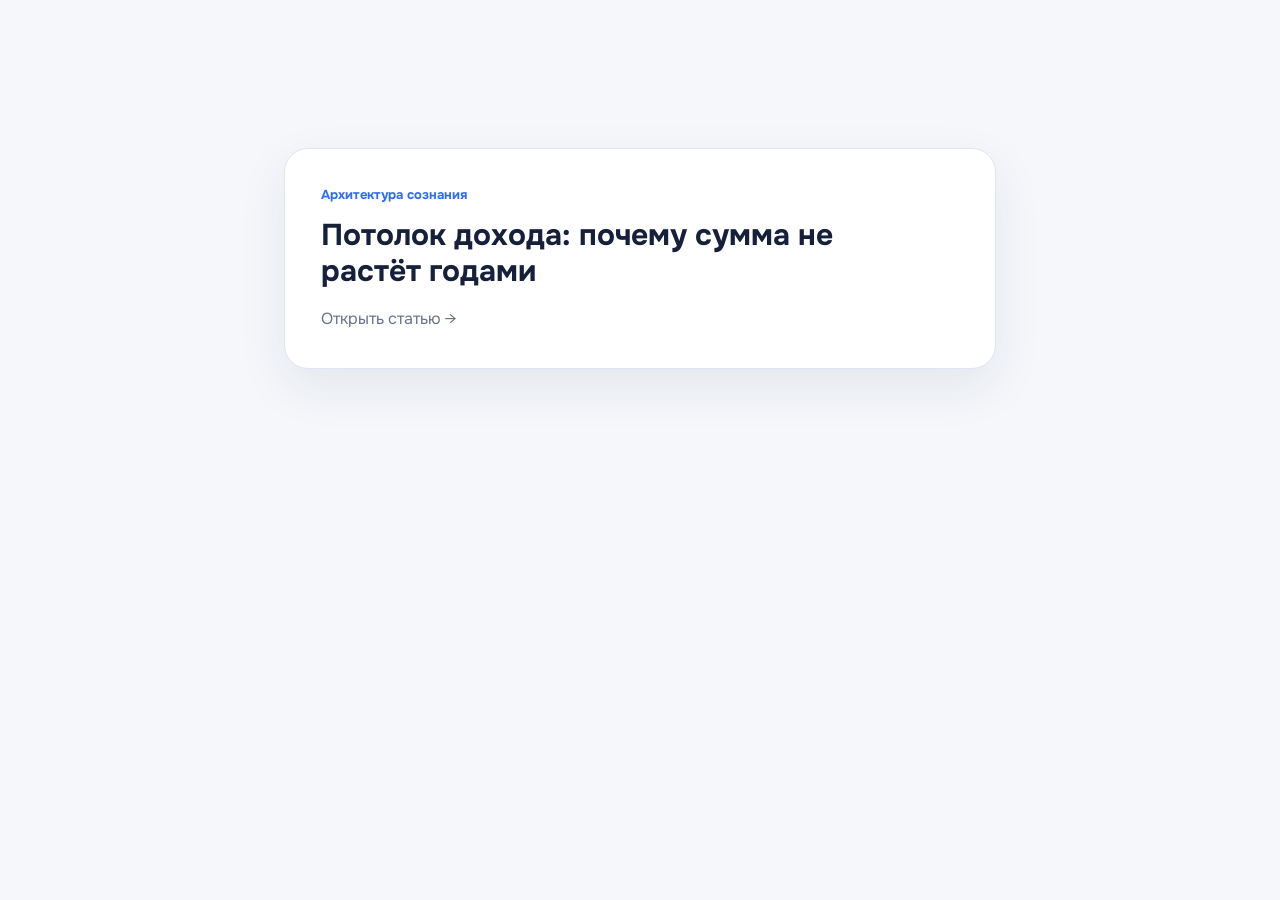
<file: index.html>
<!doctype html><html lang="ru"><head><meta charset="utf-8"><meta name="viewport" content="width=device-width, initial-scale=1"><meta name="robots" content="noindex, nofollow"><title>Тестовая публикация</title><meta property="og:image" content="https://thebodymindcode.github.io/kimi-test/baza/potolok-dohoda/img/hero.jpg"><meta property="og:image:width" content="1600"><meta property="og:image:height" content="914"><meta name="twitter:card" content="summary_large_image"><meta name="twitter:image" content="https://thebodymindcode.github.io/kimi-test/baza/potolok-dohoda/img/hero.jpg"><link rel="stylesheet" href="onest.css"><link rel="stylesheet" href="styles.css"><style>body{margin:0;background:#f5f7fb;color:#17203a;font-family:Onest,sans-serif}.test-page{max-width:760px;margin:12vh auto;padding:40px 24px}.test-card{display:block;padding:36px;border:1px solid #dfe5f2;border-radius:24px;background:#fff;box-shadow:0 18px 50px #17203a14;text-decoration:none;color:inherit}.test-card span{display:block;margin-bottom:12px;color:#2f6bff;font-size:13px;font-weight:700}.test-card b{display:block;font-size:30px;line-height:1.2}.test-card small{display:block;margin-top:18px;color:#68738b;font-size:16px}@media(max-width:480px){.test-card{padding:26px}.test-card b{font-size:25px}}</style></head><body><main class="test-page"><a class="test-card" href="baza/potolok-dohoda/"><span>Архитектура сознания</span><b>Потолок дохода: почему сумма не растёт годами</b><small>Открыть статью →</small></a></main></body></html>
</file>
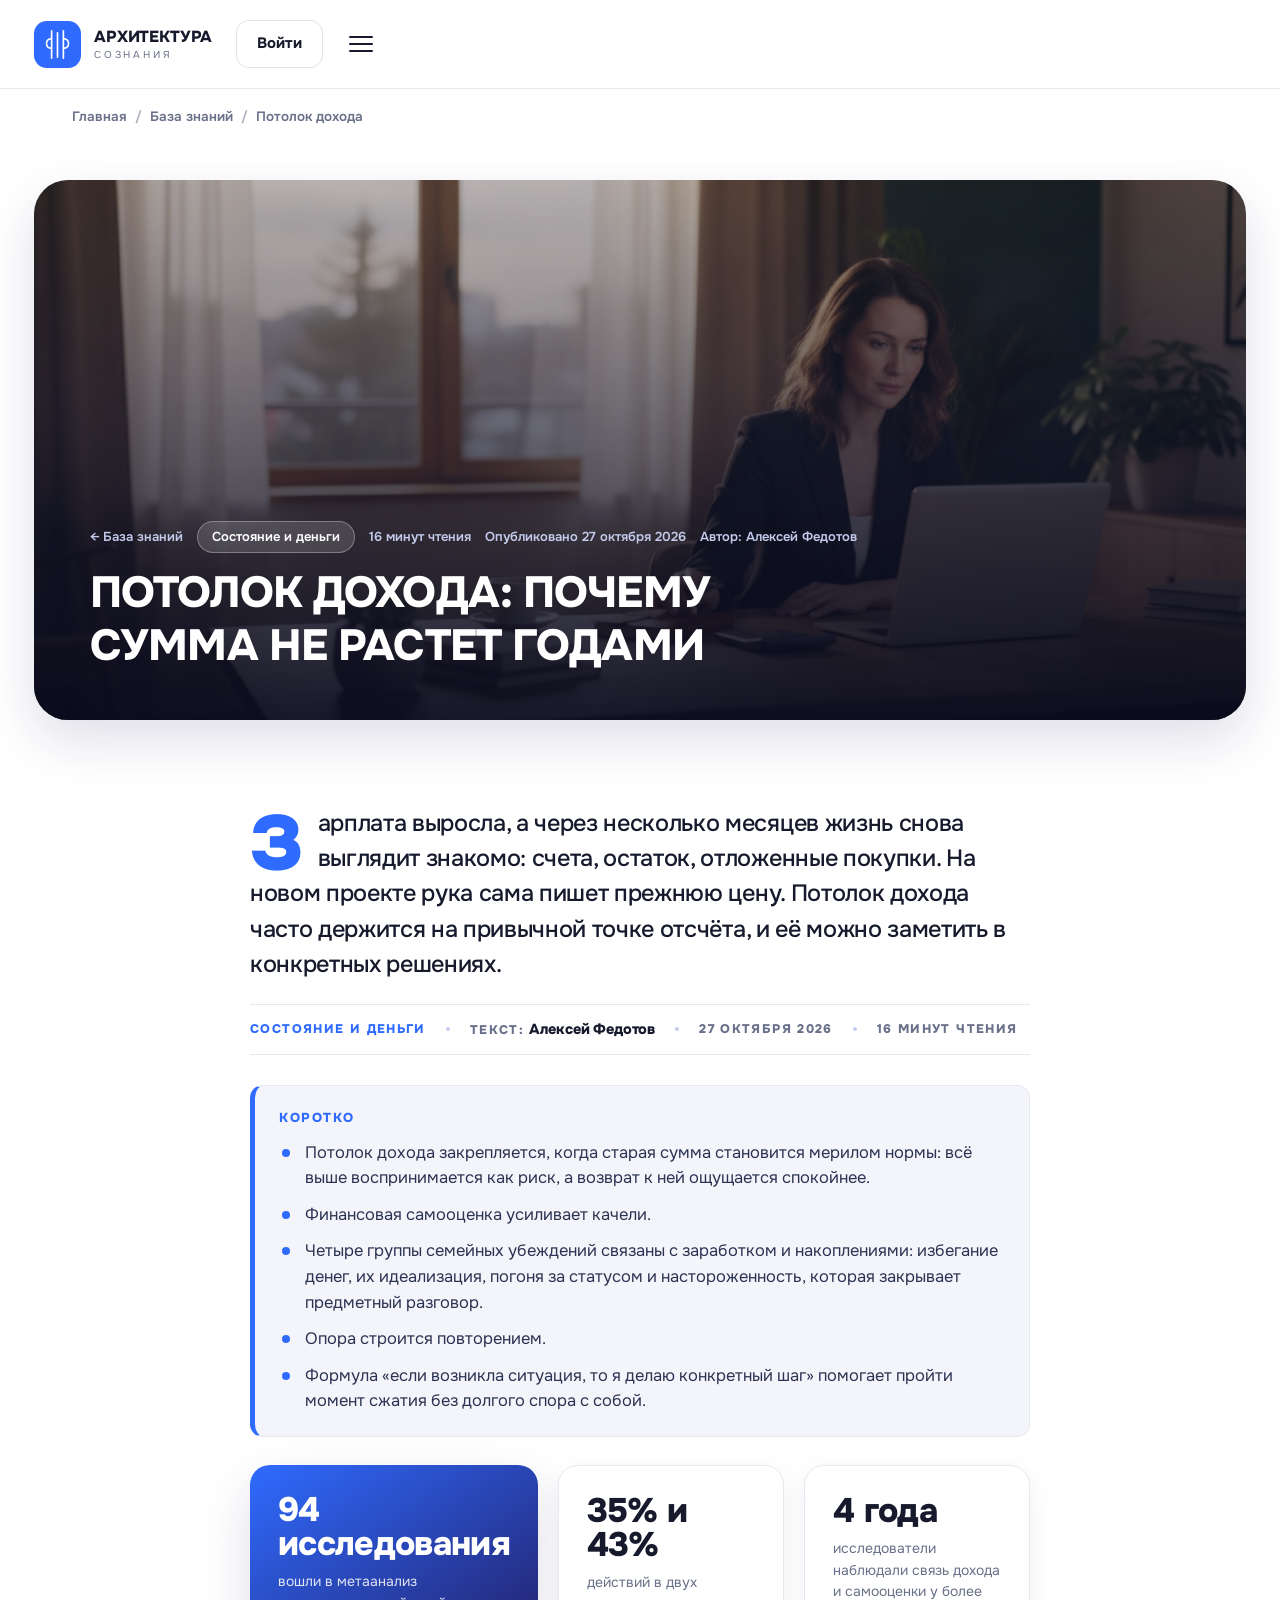
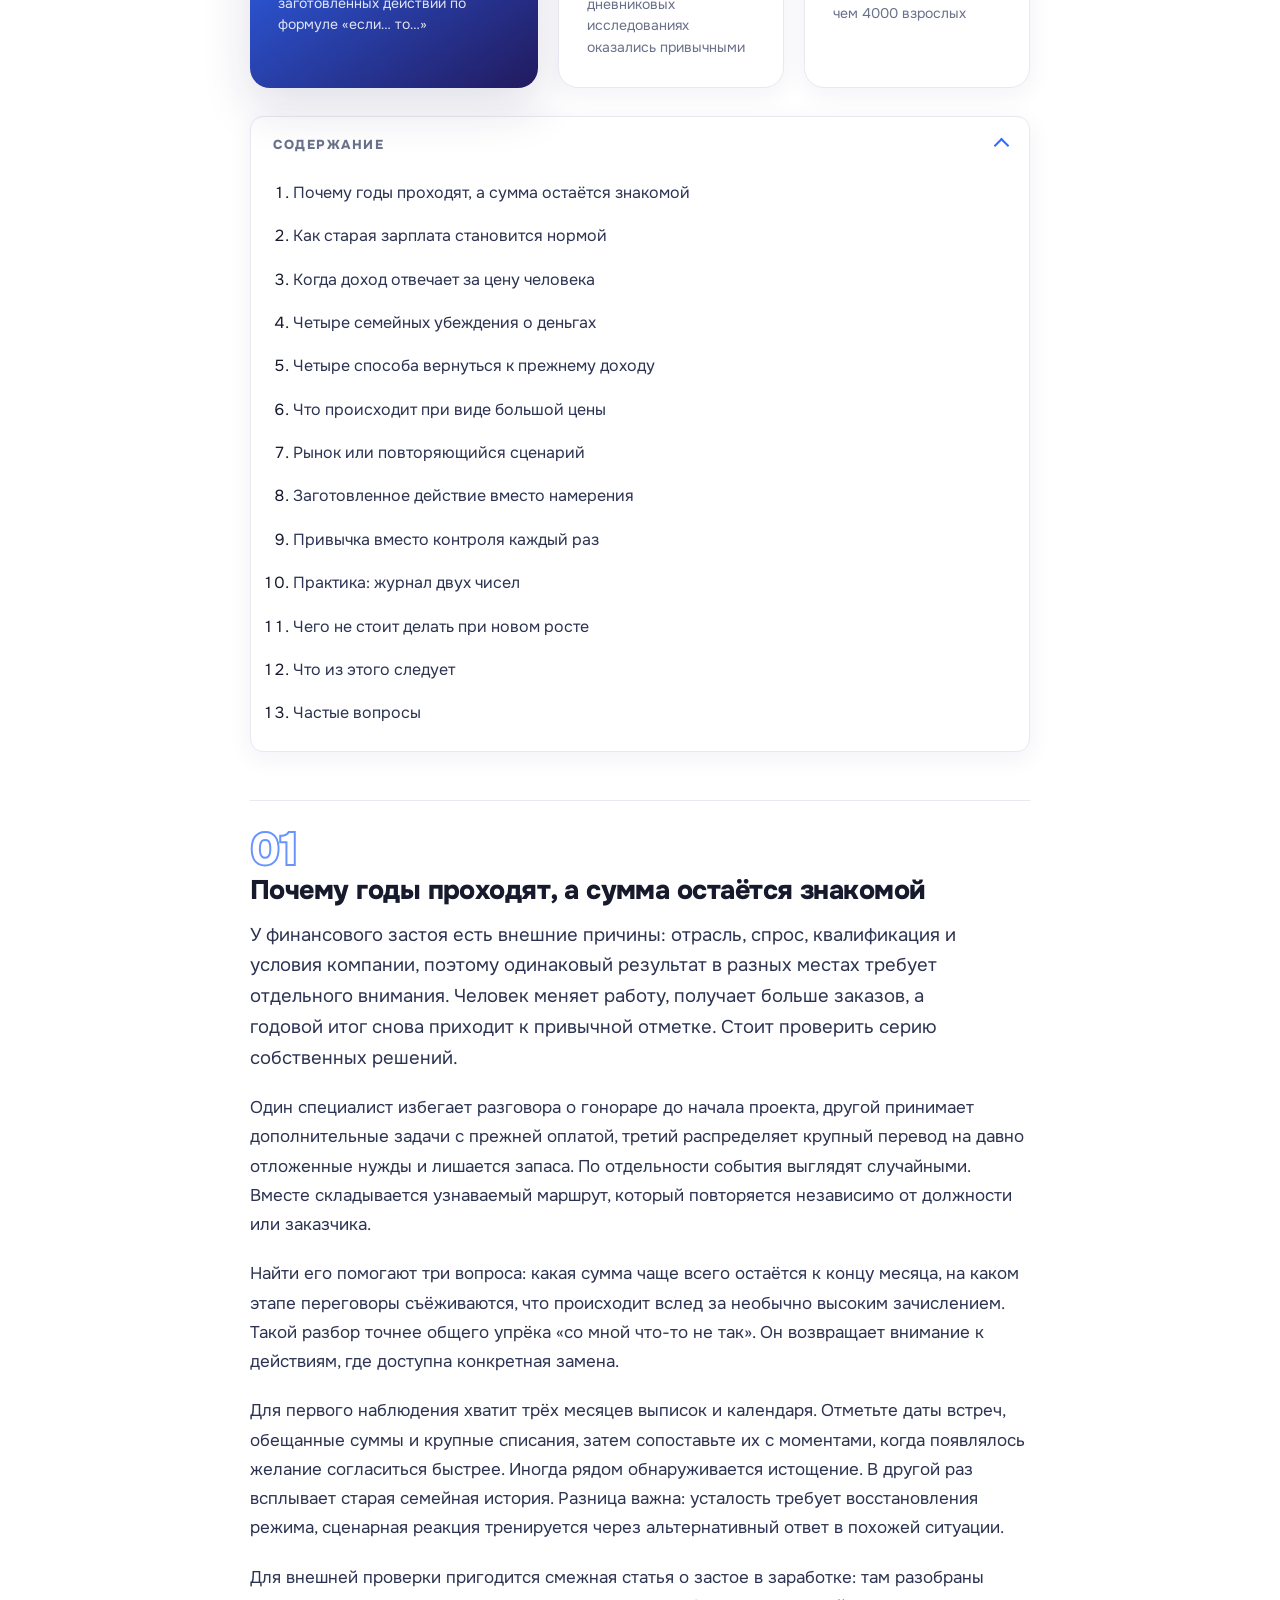
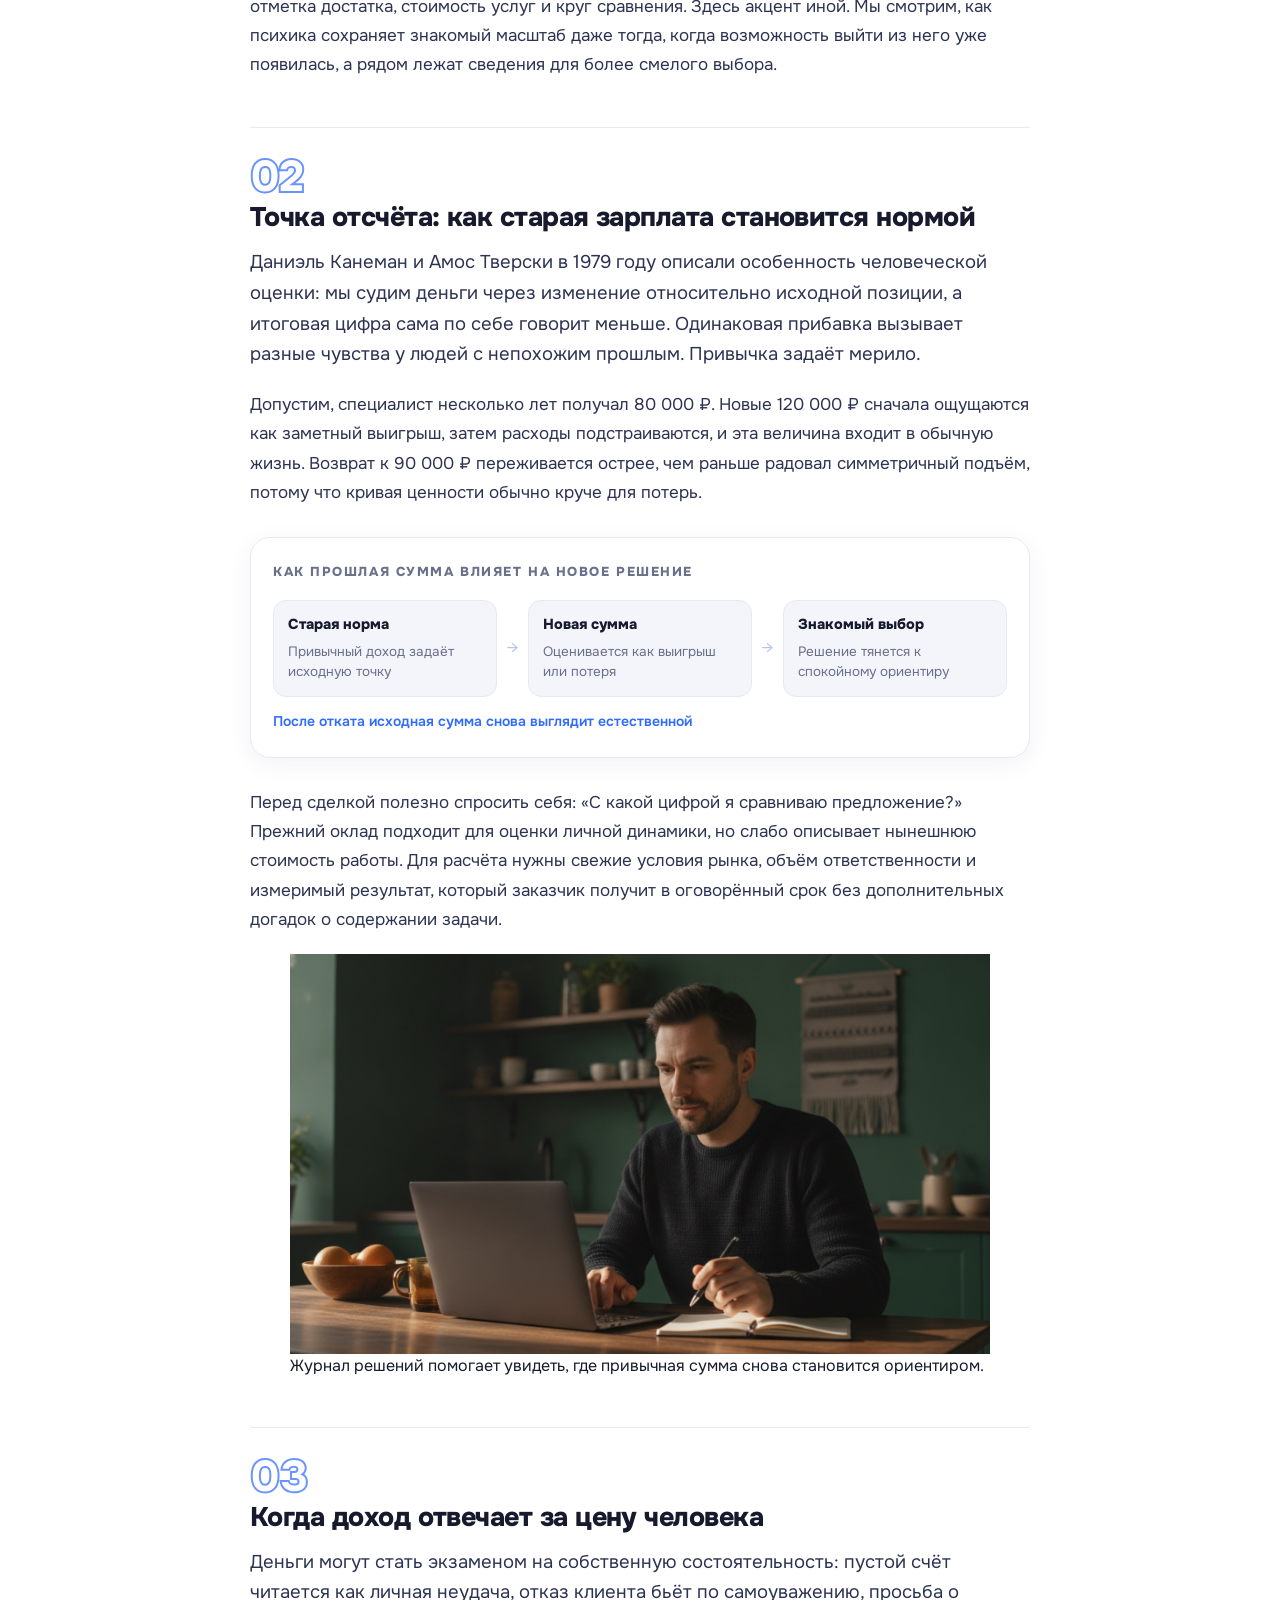
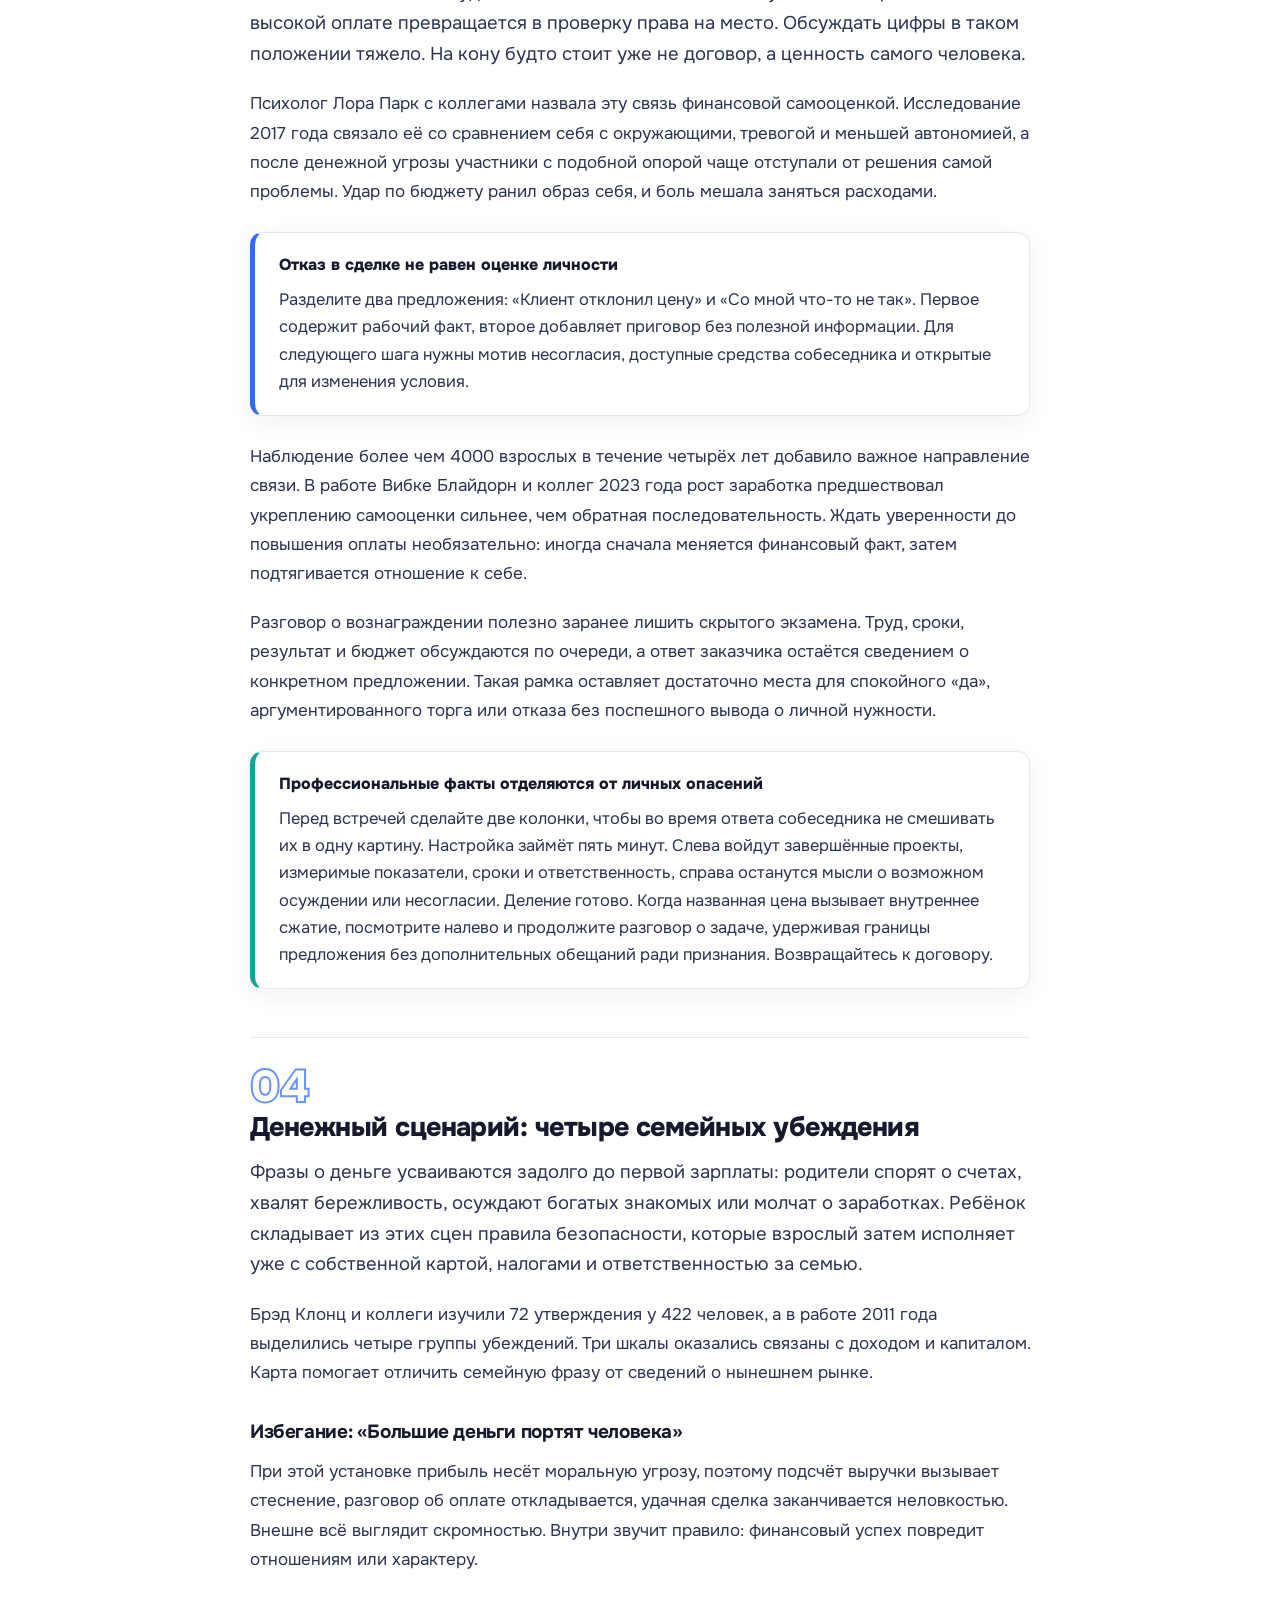
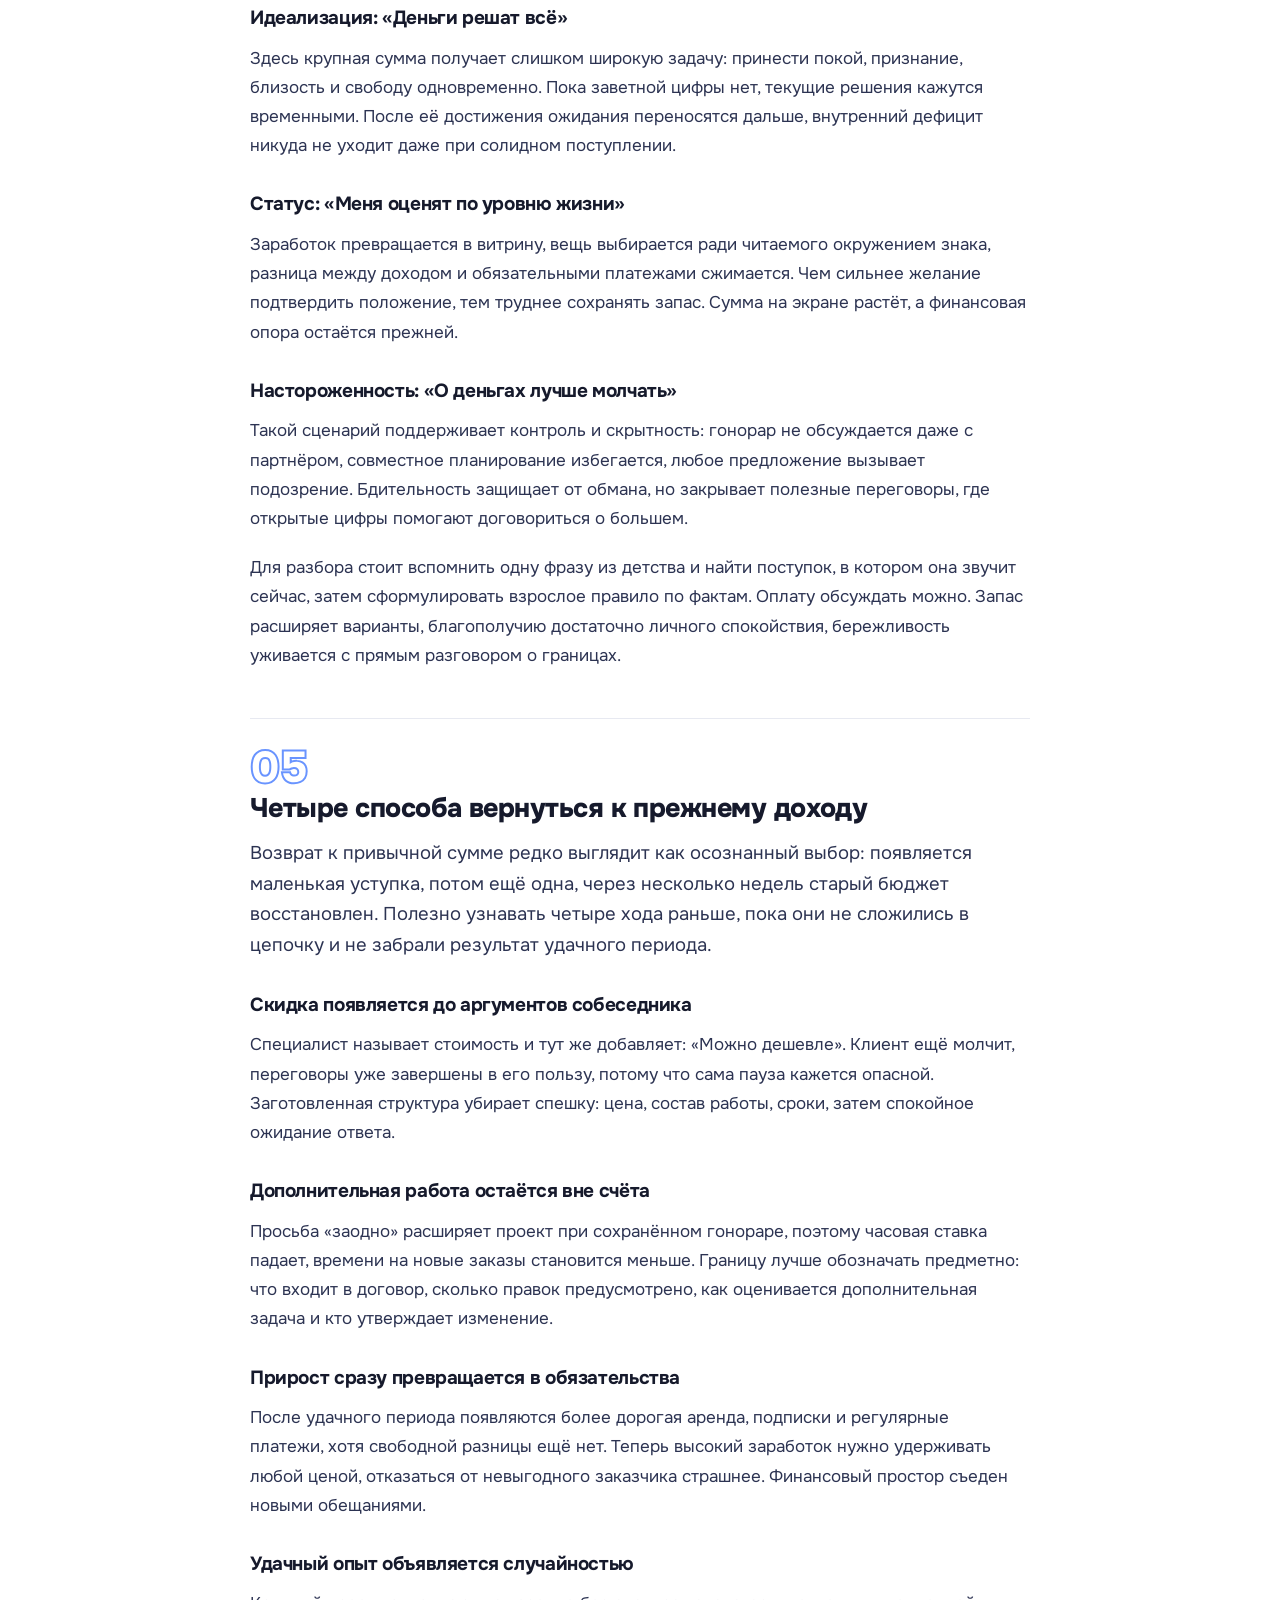
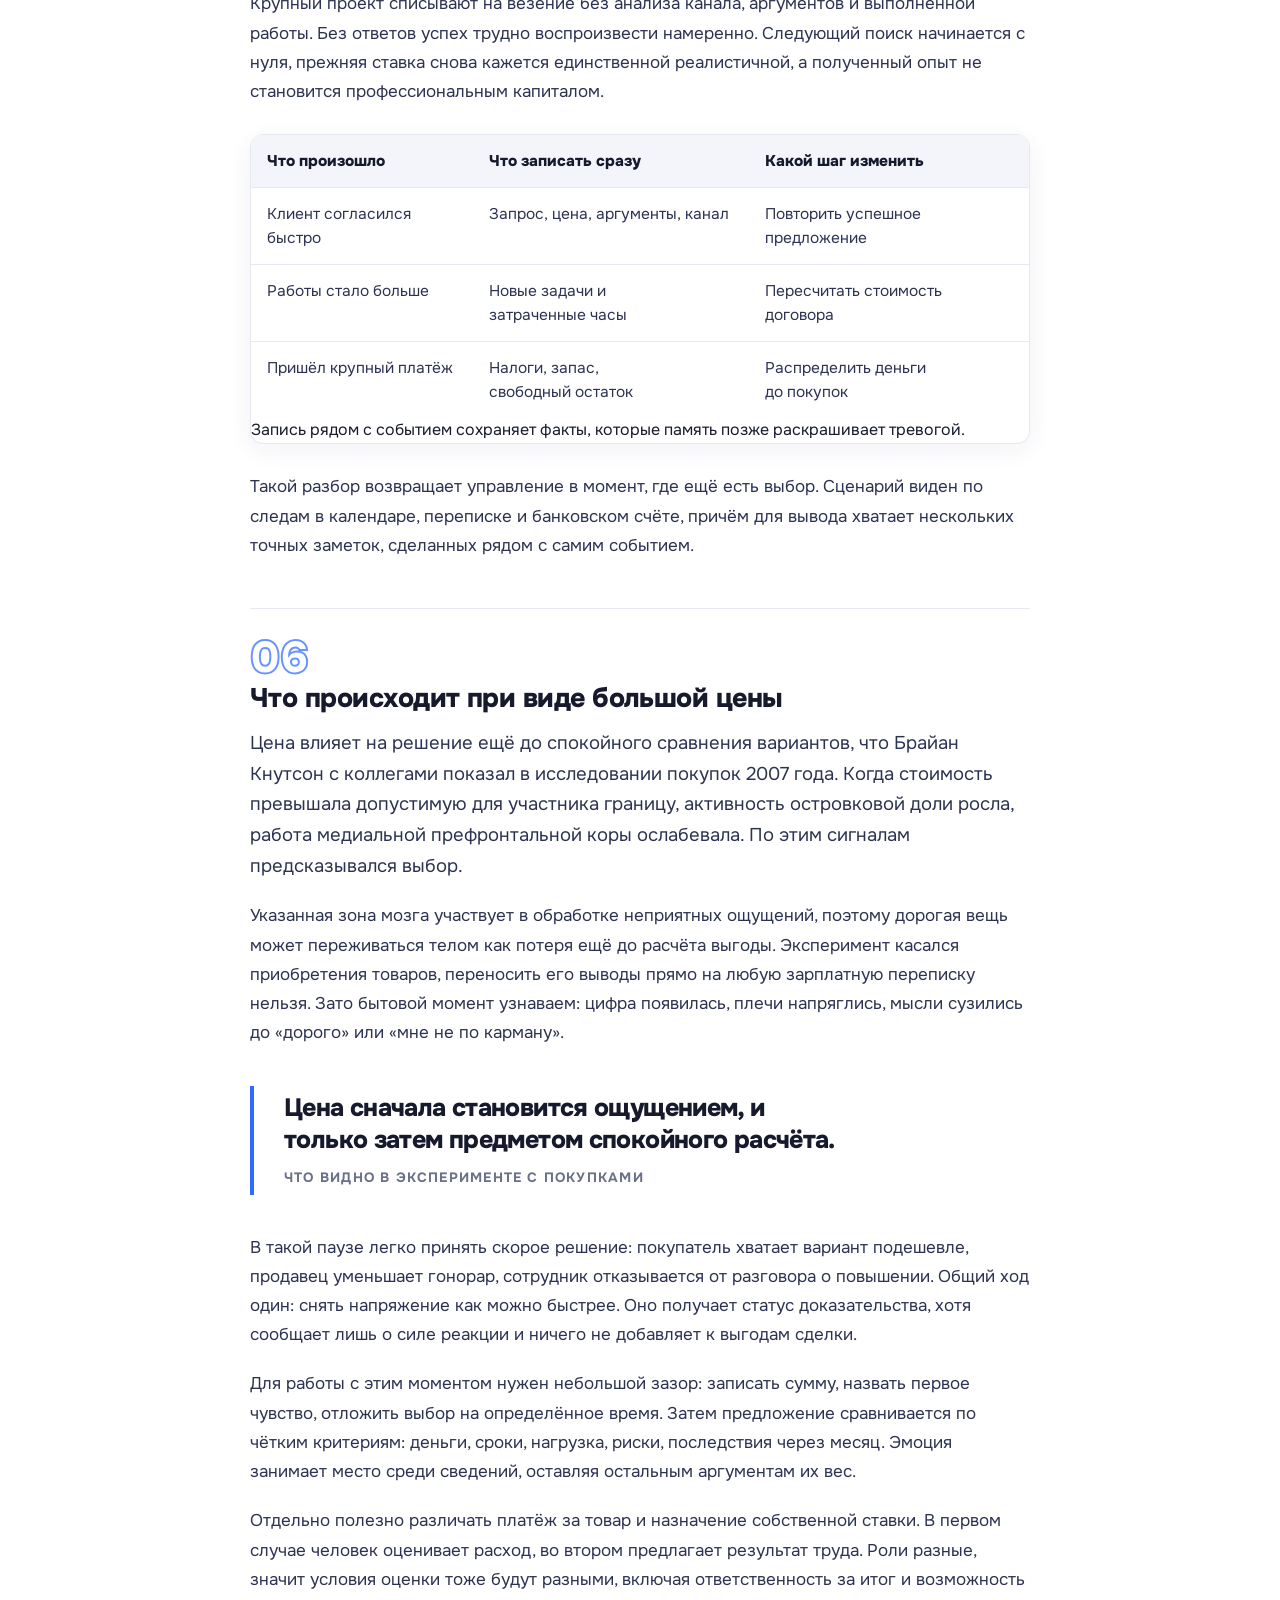
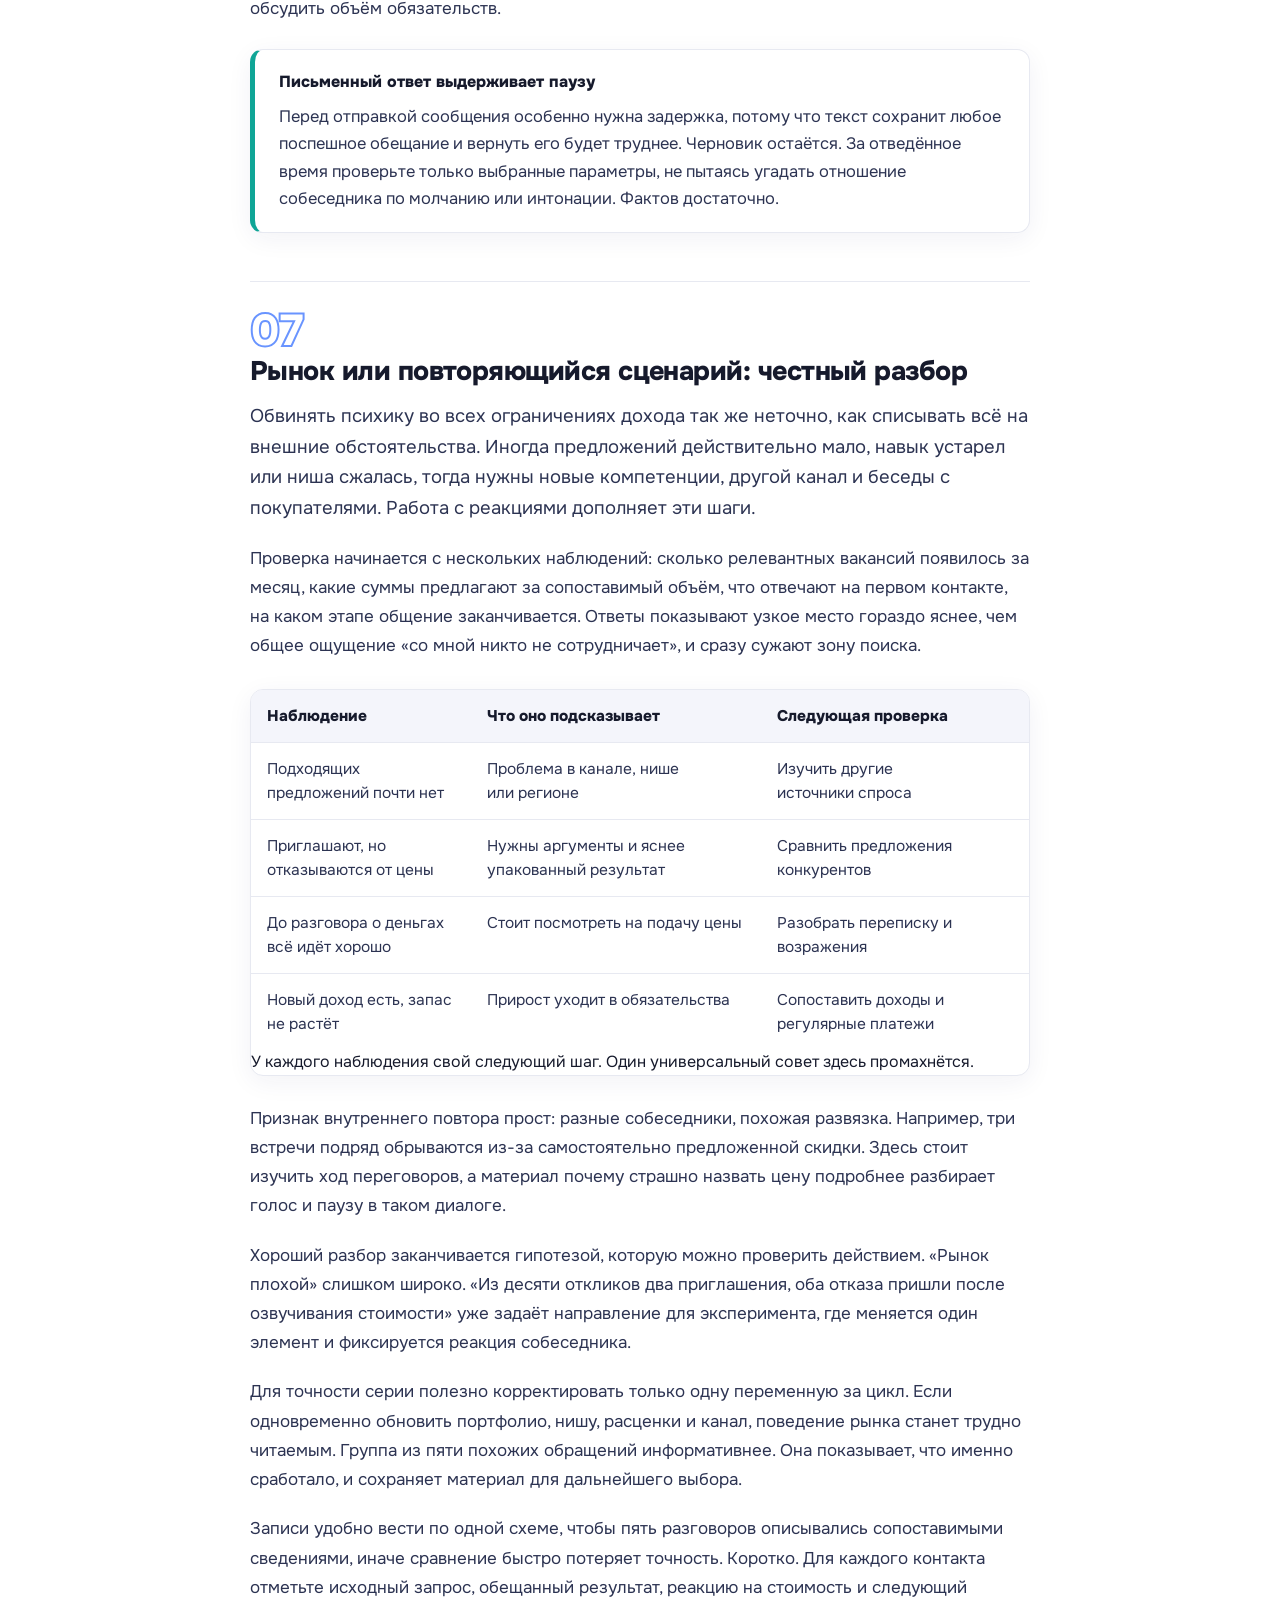
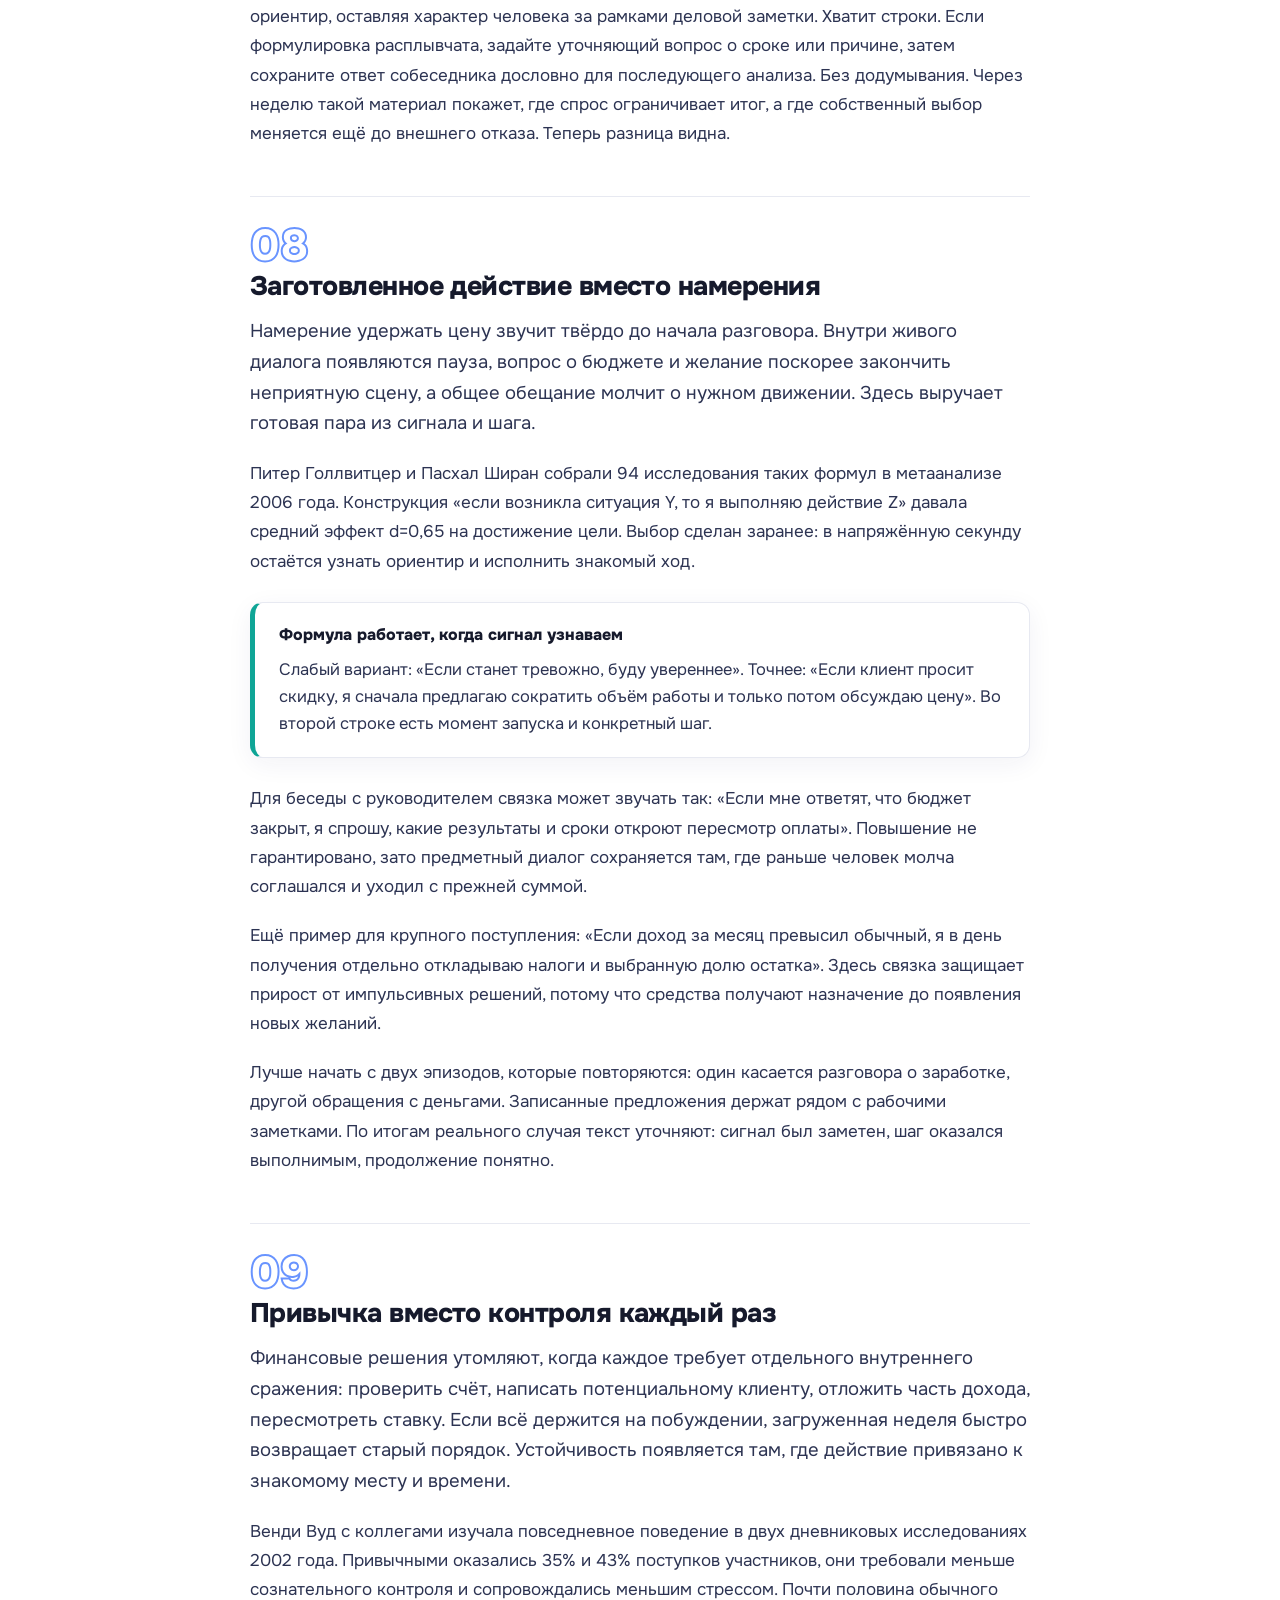
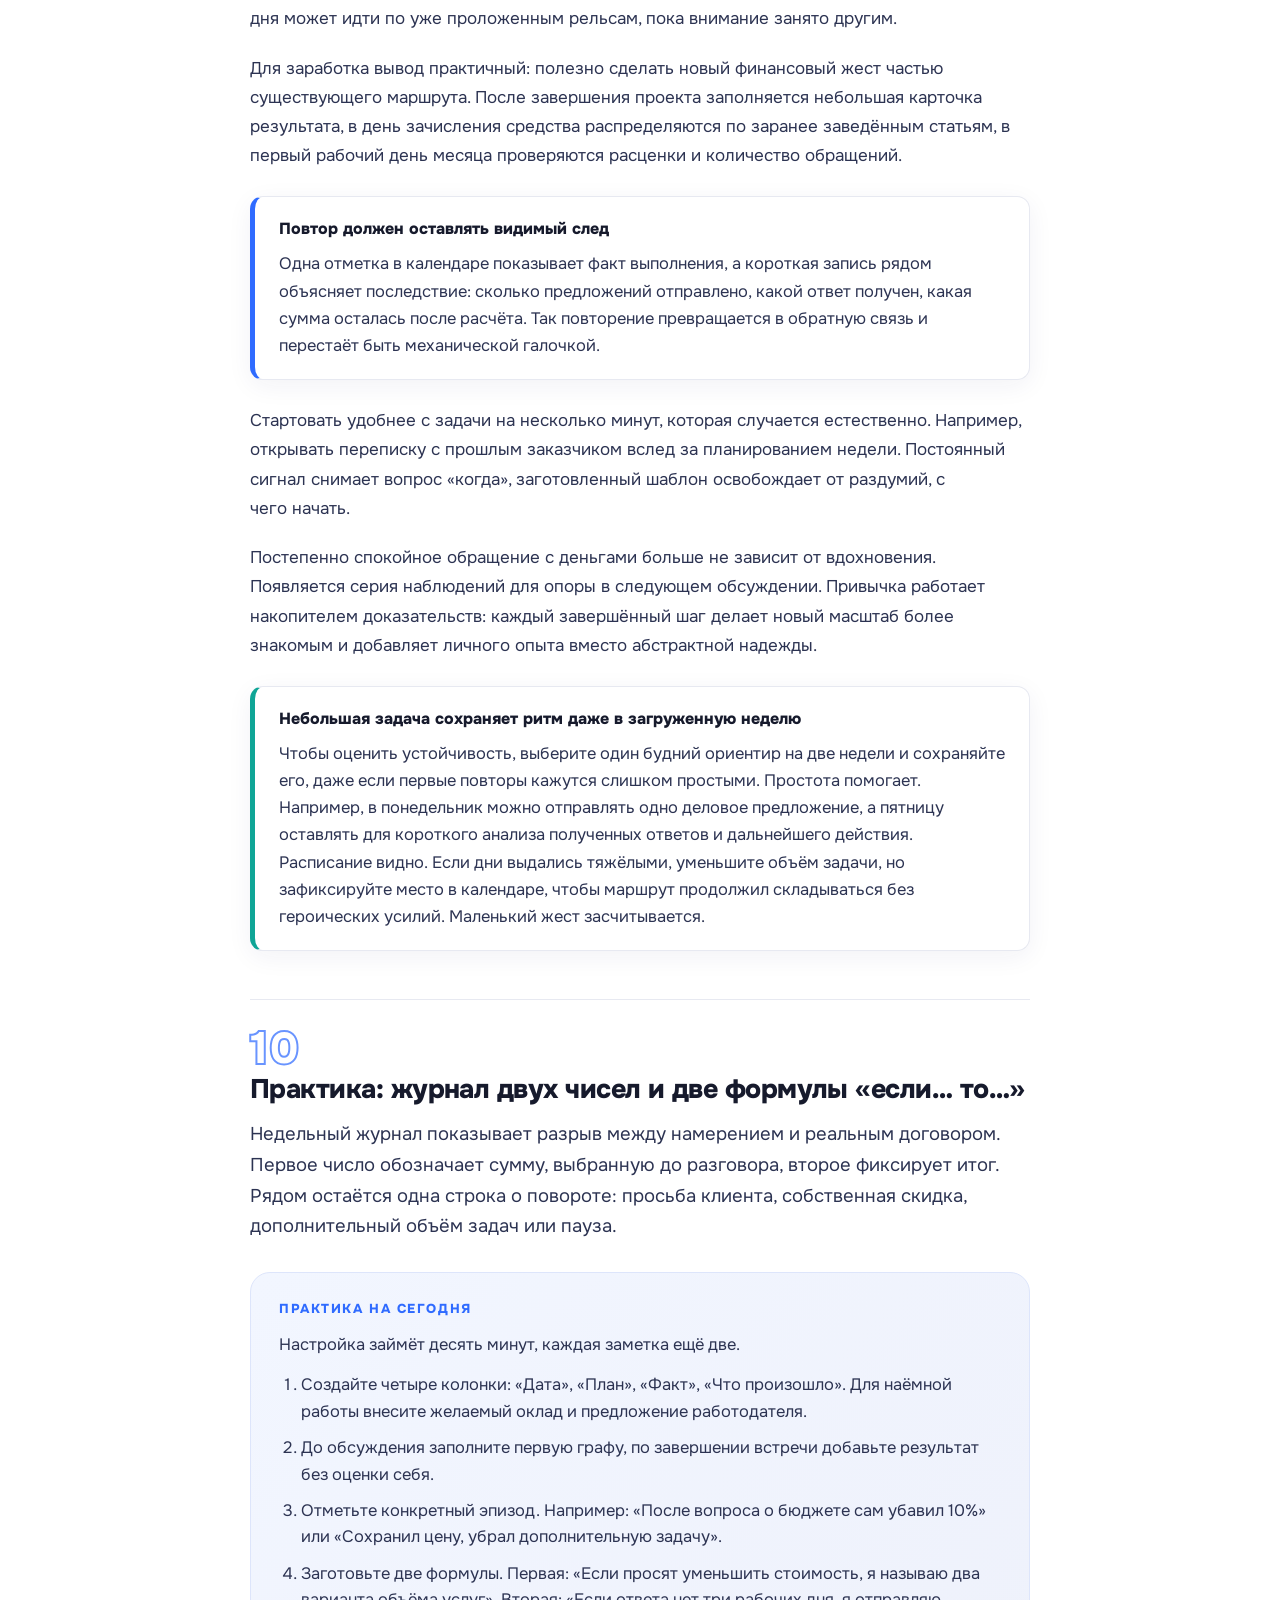
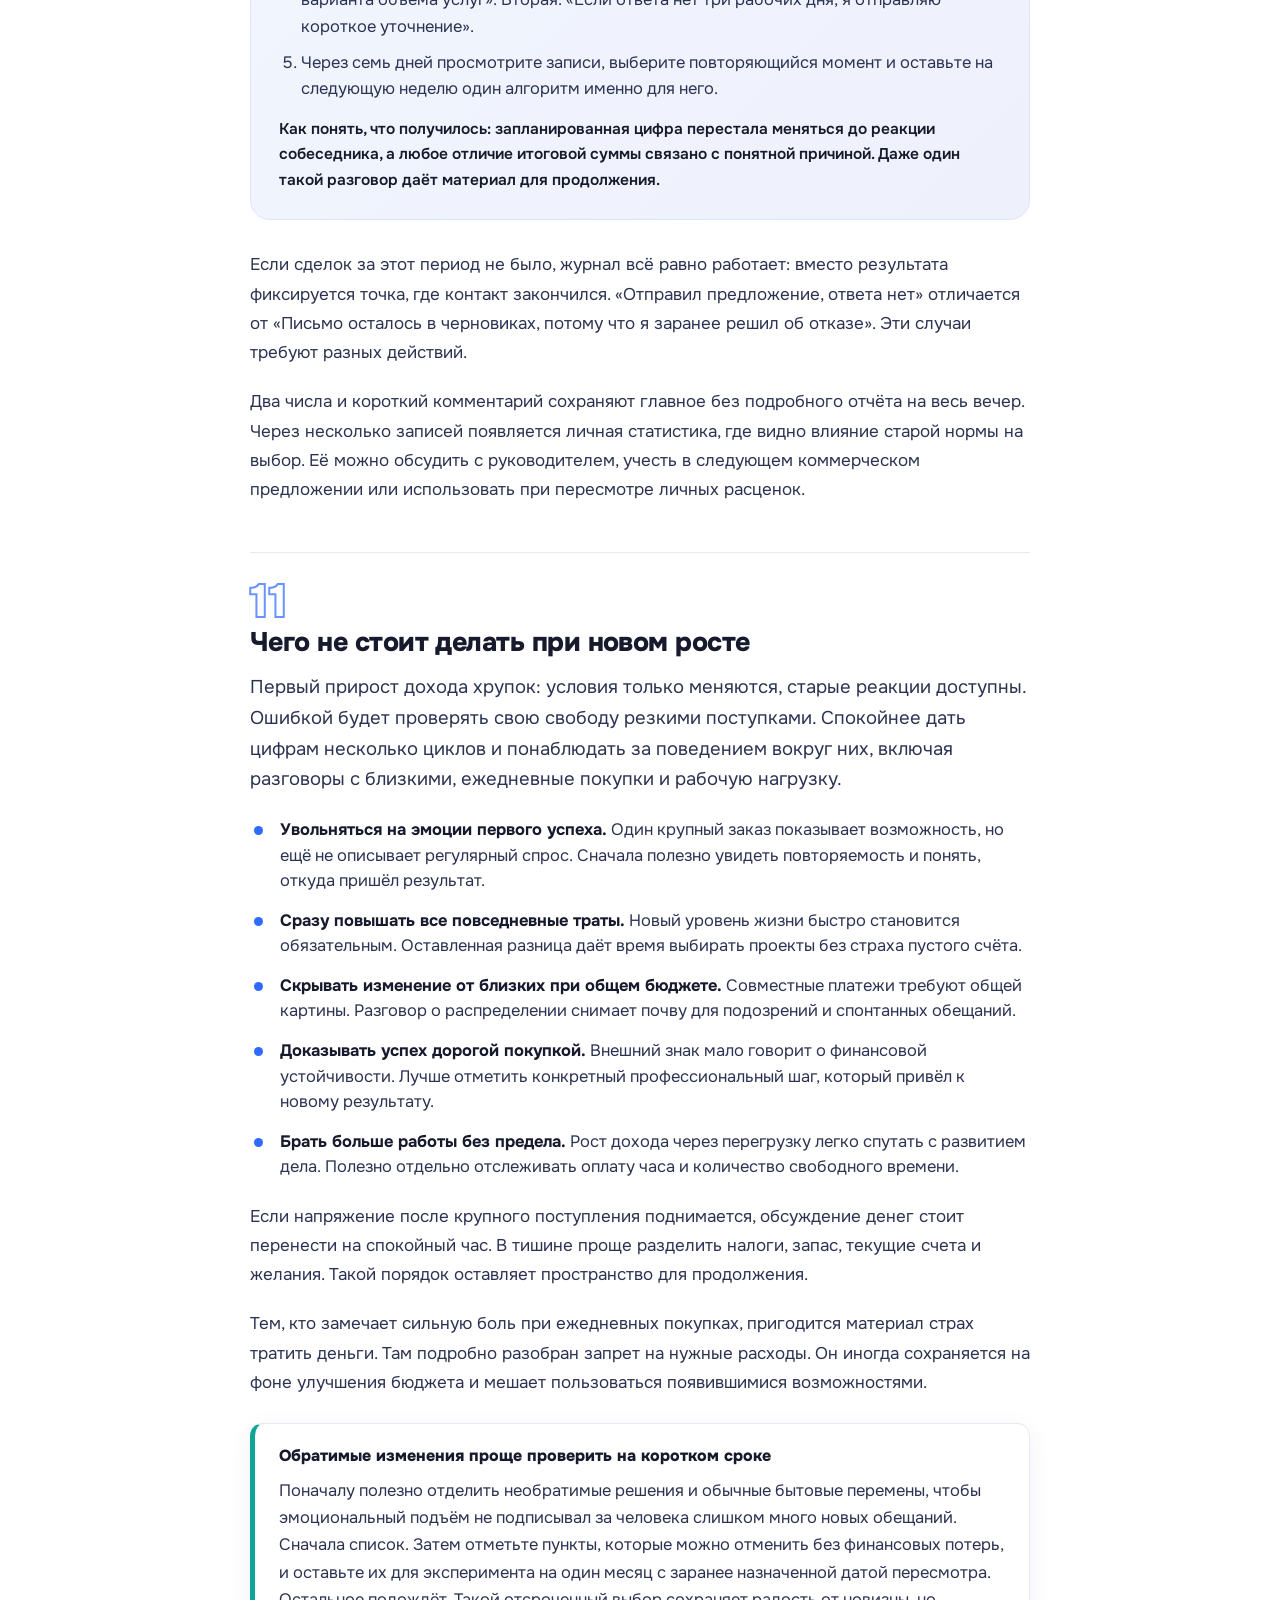
<file: baza/potolok-dohoda/index.html>
<!doctype html><html lang="ru"><head>
<meta charset="utf-8">
<meta name="viewport" content="width=device-width, initial-scale=1, viewport-fit=cover">
<meta name="robots" content="noindex, nofollow">
<title>Потолок дохода: почему сумма не растёт годами</title>
<meta name="description" content="Потолок дохода: почему привычная сумма держится годами, как точка отсчёта и денежный сценарий возвращают на неё и что помогает сдвинуться.">
<link rel="canonical" href="https://thebodymindcode.ru/baza/potolok-dohoda/">
<meta property="og:type" content="article"><meta property="article:published_time" content="2026-10-27">
<meta property="article:modified_time" content="2026-10-27"><meta property="article:author" content="Алексей Федотов">
<meta property="og:site_name" content="Архитектура сознания"><meta property="og:locale" content="ru_RU">
<meta property="og:title" content="Потолок дохода: почему сумма не растёт годами">
<meta property="og:description" content="Как старая сумма становится нормой, почему рост дохода вызывает тревогу и какие действия помогают выйти на новый уровень.">
<meta property="og:url" content="https://thebodymindcode.ru/baza/potolok-dohoda/">
<meta property="og:image" content="https://thebodymindcode.github.io/kimi-test/baza/potolok-dohoda/img/hero.jpg">
<meta property="og:image:width" content="1600"><meta property="og:image:height" content="914">
<meta name="twitter:card" content="summary_large_image">
<meta name="twitter:title" content="Потолок дохода: почему сумма не растёт годами">
<meta name="twitter:description" content="Как старая сумма становится нормой, почему рост дохода вызывает тревогу и какие действия помогают выйти на новый уровень.">
<meta name="twitter:image" content="https://thebodymindcode.github.io/kimi-test/baza/potolok-dohoda/img/hero.jpg">
<meta name="theme-color" content="#0f1226">
<link rel="icon" href="../../favicon.svg" type="image/svg+xml">
<link rel="icon" href="../../favicon-32.png" sizes="32x32" type="image/png"><link rel="icon" href="../../favicon.ico" sizes="48x48"><link rel="icon" href="../../icon-192.png" sizes="192x192" type="image/png">
<link rel="apple-touch-icon" href="../../apple-touch-icon.png">
<link href="../../onest.css" rel="stylesheet">
<link rel="stylesheet" href="../../styles.css">
<link rel="stylesheet" href="../baza.css?v=2">
<style>.arthero h1{line-height:1.2}</style>
</head><body>
<div class="kb-prog" id="kbprog"></div>
<header><div class="wrap nav">
<a class="brand" href="https://thebodymindcode.ru/" aria-label="Архитектура сознания"><svg class="mark" viewBox="0 0 48 48" fill="none"><defs><linearGradient id="bm-mark" x1="0" y1="0" x2="48" y2="48"><stop stop-color="#2f6bff"/><stop offset="1" stop-color="#221a5e"/></linearGradient></defs><rect width="48" height="48" rx="13" fill="url(#bm-mark)"/><path d="M18 10v28M30 10v28M18 18c-7 0-7 10 0 10M30 18c7 0 7 10 0 10M24 12v25" stroke="#fff" stroke-width="1.7" stroke-linecap="round"/></svg><span class="bt"><b>АРХИТЕКТУРА</b><span>сознания</span></span></a>
<nav class="menu"><a href="https://thebodymindcode.ru/">Главная</a><a class="mvetka" href="https://thebodymindcode.ru/vetka/" target="_blank" rel="noopener">Создатель реальности</a><a class="wb" href="https://thebodymindcode.ru/mozg/">Мозг</a><a class="wt" href="https://thebodymindcode.ru/telo/">Тело</a><a class="wm" href="https://thebodymindcode.ru/dengi/">Деньги</a><a href="https://thebodymindcode.ru/programs/">Программы</a><a href="https://thebodymindcode.ru/knigi/">Книги</a><a href="https://thebodymindcode.ru/nauka/">Наука</a>
<div class="hasmenu"><button class="mtrig on" aria-expanded="false" aria-haspopup="true">Библиотека</button><div class="mmenu"><a class="mrow on" href="https://thebodymindcode.ru/baza/"><span class="mtx"><b>База знаний</b><small>Разборы по шагам, с источниками</small></span></a><a class="mrow" href="https://thebodymindcode.ru/blog/"><span class="mtx"><b>Статьи</b><small>Разборы, лонгриды и наука</small></span></a><a class="mrow" href="https://thebodymindcode.ru/kviz/"><span class="mtx"><b>Индекс ясности</b><small>Тест на шум ума за две минуты</small></span></a><a class="mrow" href="https://thebodymindcode.ru/praktiki/"><span class="mtx"><b>Практики</b><small>Таймеры дыхания и восстановления</small></span></a></div></div>
<div class="hasmenu"><button class="mtrig" aria-expanded="false" aria-haspopup="true">О нас</button><div class="mmenu"><a class="mrow" href="https://thebodymindcode.ru/o-nas/"><span class="mtx"><b>О проекте</b><small>Кто за ним стоит</small></span></a></div></div></nav>
<div class="nav-r"><a class="shop" href="https://thebodymindcode.ru/shop/">Магазин</a><a class="enter" href="https://thebodymindcode.ru/lk/">Войти</a><button class="burger" aria-label="Меню"><span></span><span></span><span></span></button></div>
</div></header>
<div class="kb-crumbs"><a href="https://thebodymindcode.ru/">Главная</a><i>/</i><a href="https://thebodymindcode.ru/baza/">База знаний</a><i>/</i><span>Потолок дохода</span></div>
<section class="phero"><div class="wrap"><div class="arthero">
<picture><img class="bg" src="img/hero.jpg" alt="Человек смотрит на привычную сумму дохода перед новым финансовым решением" width="1600" height="914" fetchpriority="high"></picture>
<div class="in"><div class="artmeta"><a href="https://thebodymindcode.ru/baza/" style="color:#c3caea">← База знаний</a><span class="tg">Состояние и деньги</span><span>16 минут чтения</span><span>Опубликовано 27 октября 2026</span><span>Автор: <a href="https://thebodymindcode.ru/o-nas/" style="color:#c3caea">Алексей Федотов</a></span></div>
<h1>Потолок дохода: почему сумма не растет годами</h1>
</div></div></div></section>
<section><div class="article" id="article-body">
<p class="lead kb-drop">Зарплата выросла, а через несколько месяцев жизнь снова выглядит знакомо: счета, остаток, отложенные покупки. На новом проекте рука сама пишет прежнюю цену. Потолок дохода часто держится на привычной точке отсчёта, и её можно заметить в конкретных решениях.</p>
<div class="kb-byline"><span class="tag">Состояние и деньги</span><span class="dot"></span><span>Текст: <b>Алексей Федотов</b></span><span class="dot"></span><span>27 октября 2026</span><span class="dot"></span><span>16 минут чтения</span></div>
<div class="kb-tldr"><b>Коротко</b><ul>
<li>Потолок дохода закрепляется, когда старая сумма становится мерилом нормы: всё выше воспринимается как риск, а возврат к ней ощущается спокойнее.</li>
<li>Финансовая самооценка усиливает качели.</li>
<li>Четыре группы семейных убеждений связаны с заработком и накоплениями: избегание денег, их идеализация, погоня за статусом и настороженность, которая закрывает предметный разговор.</li>
<li>Опора строится повторением.</li>
<li>Формула «если возникла ситуация, то я делаю конкретный шаг» помогает пройти момент сжатия без долгого спора с собой.</li>
</ul></div>
<div class="artstats"><div class="stats">
<div class="stat hi"><b>94 исследования</b><span>вошли в метаанализ заготовленных действий по формуле «если… то…»</span></div>
<div class="stat"><b>35% и 43%</b><span>действий в двух дневниковых исследованиях оказались привычными</span></div>
<div class="stat"><b>4 года</b><span>исследователи наблюдали связь дохода и самооценки у более чем 4000 взрослых</span></div>
</div></div>
<details class="kb-toc" open><summary>Содержание</summary><ol>
<li><a href="#s1">Почему годы проходят, а сумма остаётся знакомой</a></li>
<li><a href="#s2">Как старая зарплата становится нормой</a></li>
<li><a href="#s3">Когда доход отвечает за цену человека</a></li>
<li><a href="#s4">Четыре семейных убеждения о деньгах</a></li>
<li><a href="#s5">Четыре способа вернуться к прежнему доходу</a></li>
<li><a href="#s6">Что происходит при виде большой цены</a></li>
<li><a href="#s7">Рынок или повторяющийся сценарий</a></li>
<li><a href="#s8">Заготовленное действие вместо намерения</a></li>
<li><a href="#s9">Привычка вместо контроля каждый раз</a></li>
<li><a href="#s10">Практика: журнал двух чисел</a></li>
<li><a href="#s11">Чего не стоит делать при новом росте</a></li>
<li><a href="#itog">Что из этого следует</a></li>
<li><a href="#faq">Частые вопросы</a></li>
</ol></details>
<h2 id="s1">Почему годы проходят, а сумма остаётся знакомой</h2>
<p>У финансового застоя есть внешние причины: отрасль, спрос, квалификация и условия компании, поэтому одинаковый результат в разных местах требует отдельного внимания. Человек меняет работу, получает больше заказов, а годовой итог снова приходит к привычной отметке. Стоит проверить серию собственных решений.</p>
<p>Один специалист избегает разговора о гонораре до начала проекта, другой принимает дополнительные задачи с прежней оплатой, третий распределяет крупный перевод на давно отложенные нужды и лишается запаса. По отдельности события выглядят случайными. Вместе складывается узнаваемый маршрут, который повторяется независимо от должности или заказчика.</p>
<p>Найти его помогают три вопроса: какая сумма чаще всего остаётся к концу месяца, на каком этапе переговоры съёживаются, что происходит вслед за необычно высоким зачислением. Такой разбор точнее общего упрёка «со мной что-то не так». Он возвращает внимание к действиям, где доступна конкретная замена.</p>
<p>Для первого наблюдения хватит трёх месяцев выписок и календаря. Отметьте даты встреч, обещанные суммы и крупные списания, затем сопоставьте их с моментами, когда появлялось желание согласиться быстрее. Иногда рядом обнаруживается истощение. В другой раз всплывает старая семейная история. Разница важна: усталость требует восстановления режима, сценарная реакция тренируется через альтернативный ответ в похожей ситуации.</p>
<p>Для внешней проверки пригодится <a href="https://thebodymindcode.ru/baza/dohod-ne-rastet/">смежная статья о застое в заработке</a>: там разобраны отметка достатка, стоимость услуг и круг сравнения. Здесь акцент иной. Мы смотрим, как психика сохраняет знакомый масштаб даже тогда, когда возможность выйти из него уже появилась, а рядом лежат сведения для более смелого выбора.</p>
<h2 id="s2">Точка отсчёта: как старая зарплата становится нормой</h2>
<p>Даниэль Канеман и Амос Тверски в 1979 году описали особенность человеческой оценки: мы судим деньги через изменение относительно исходной позиции, а итоговая цифра сама по себе говорит меньше. Одинаковая прибавка вызывает разные чувства у людей с непохожим прошлым. Привычка задаёт мерило.</p>
<p>Допустим, специалист несколько лет получал 80 000 ₽. Новые 120 000 ₽ сначала ощущаются как заметный выигрыш, затем расходы подстраиваются, и эта величина входит в обычную жизнь. Возврат к 90 000 ₽ переживается острее, чем раньше радовал симметричный подъём, потому что кривая ценности обычно круче для потерь.</p>
<div class="kb-flow"><div class="ft">Как прошлая сумма влияет на новое решение</div><div class="row">
<div class="st"><b>Старая норма</b><span>Привычный доход задаёт исходную точку</span></div><span class="ar">→</span>
<div class="st"><b>Новая сумма</b><span>Оценивается как выигрыш или потеря</span></div><span class="ar">→</span>
<div class="st"><b>Знакомый выбор</b><span>Решение тянется к спокойному ориентиру</span></div>
</div><div class="back">После отката исходная сумма снова выглядит естественной</div></div>
<p>Перед сделкой полезно спросить себя: «С какой цифрой я сравниваю предложение?» Прежний оклад подходит для оценки личной динамики, но слабо описывает нынешнюю стоимость работы. Для расчёта нужны свежие условия рынка, объём ответственности и измеримый результат, который заказчик получит в оговорённый срок без дополнительных догадок о содержании задачи.</p>
<figure class="kb-figure"><img src="img/inline.jpg" alt="Мужчина проверяет бюджет и делает заметки в журнале двух чисел" width="1600" height="914" loading="lazy" decoding="async"><figcaption>Журнал решений помогает увидеть, где привычная сумма снова становится ориентиром.</figcaption></figure>
<h2 id="s3">Когда доход отвечает за цену человека</h2>
<p>Деньги могут стать экзаменом на собственную состоятельность: пустой счёт читается как личная неудача, отказ клиента бьёт по самоуважению, просьба о высокой оплате превращается в проверку права на место. Обсуждать цифры в таком положении тяжело. На кону будто стоит уже не договор, а ценность самого человека.</p>
<p>Психолог Лора Парк с коллегами назвала эту связь финансовой самооценкой. Исследование 2017 года связало её со сравнением себя с окружающими, тревогой и меньшей автономией, а после денежной угрозы участники с подобной опорой чаще отступали от решения самой проблемы. Удар по бюджету ранил образ себя, и боль мешала заняться расходами.</p>
<div class="kb-call"><b>Отказ в сделке не равен оценке личности</b><p>Разделите два предложения: «Клиент отклонил цену» и «Со мной что-то не так». Первое содержит рабочий факт, второе добавляет приговор без полезной информации. Для следующего шага нужны мотив несогласия, доступные средства собеседника и открытые для изменения условия.</p></div>
<p>Наблюдение более чем 4000 взрослых в течение четырёх лет добавило важное направление связи. В работе Вибке Блайдорн и коллег 2023 года рост заработка предшествовал укреплению самооценки сильнее, чем обратная последовательность. Ждать уверенности до повышения оплаты необязательно: иногда сначала меняется финансовый факт, затем подтягивается отношение к себе.</p>
<p>Разговор о вознаграждении полезно заранее лишить скрытого экзамена. Труд, сроки, результат и бюджет обсуждаются по очереди, а ответ заказчика остаётся сведением о конкретном предложении. Такая рамка оставляет достаточно места для спокойного «да», аргументированного торга или отказа без поспешного вывода о личной нужности.</p>
<div class="kb-call tip"><b>Профессиональные факты отделяются от личных опасений</b><p>Перед встречей сделайте две колонки, чтобы во время ответа собеседника не смешивать их в одну картину. Настройка займёт пять минут. Слева войдут завершённые проекты, измеримые показатели, сроки и ответственность, справа останутся мысли о возможном осуждении или несогласии. Деление готово. Когда названная цена вызывает внутреннее сжатие, посмотрите налево и продолжите разговор о задаче, удерживая границы предложения без дополнительных обещаний ради признания. Возвращайтесь к договору.</p></div>
<h2 id="s4">Денежный сценарий: четыре семейных убеждения</h2>
<p>Фразы о деньге усваиваются задолго до первой зарплаты: родители спорят о счетах, хвалят бережливость, осуждают богатых знакомых или молчат о заработках. Ребёнок складывает из этих сцен правила безопасности, которые взрослый затем исполняет уже с собственной картой, налогами и ответственностью за семью.</p>
<p>Брэд Клонц и коллеги изучили 72 утверждения у 422 человек, а в работе 2011 года выделились четыре группы убеждений. Три шкалы оказались связаны с доходом и капиталом. Карта помогает отличить семейную фразу от сведений о нынешнем рынке.</p>
<h3 class="kb-cause">Избегание: «Большие деньги портят человека»</h3>
<p>При этой установке прибыль несёт моральную угрозу, поэтому подсчёт выручки вызывает стеснение, разговор об оплате откладывается, удачная сделка заканчивается неловкостью. Внешне всё выглядит скромностью. Внутри звучит правило: финансовый успех повредит отношениям или характеру.</p>
<h3 class="kb-cause">Идеализация: «Деньги решат всё»</h3>
<p>Здесь крупная сумма получает слишком широкую задачу: принести покой, признание, близость и свободу одновременно. Пока заветной цифры нет, текущие решения кажутся временными. После её достижения ожидания переносятся дальше, внутренний дефицит никуда не уходит даже при солидном поступлении.</p>
<h3 class="kb-cause">Статус: «Меня оценят по уровню жизни»</h3>
<p>Заработок превращается в витрину, вещь выбирается ради читаемого окружением знака, разница между доходом и обязательными платежами сжимается. Чем сильнее желание подтвердить положение, тем труднее сохранять запас. Сумма на экране растёт, а финансовая опора остаётся прежней.</p>
<h3 class="kb-cause">Настороженность: «О деньгах лучше молчать»</h3>
<p>Такой сценарий поддерживает контроль и скрытность: гонорар не обсуждается даже с партнёром, совместное планирование избегается, любое предложение вызывает подозрение. Бдительность защищает от обмана, но закрывает полезные переговоры, где открытые цифры помогают договориться о большем.</p>
<p>Для разбора стоит вспомнить одну фразу из детства и найти поступок, в котором она звучит сейчас, затем сформулировать взрослое правило по фактам. Оплату обсуждать можно. Запас расширяет варианты, благополучию достаточно личного спокойствия, бережливость уживается с прямым разговором о границах.</p>
<h2 id="s5">Четыре способа вернуться к прежнему доходу</h2>
<p>Возврат к привычной сумме редко выглядит как осознанный выбор: появляется маленькая уступка, потом ещё одна, через несколько недель старый бюджет восстановлен. Полезно узнавать четыре хода раньше, пока они не сложились в цепочку и не забрали результат удачного периода.</p>
<h3 class="kb-cause">Скидка появляется до аргументов собеседника</h3>
<p>Специалист называет стоимость и тут же добавляет: «Можно дешевле». Клиент ещё молчит, переговоры уже завершены в его пользу, потому что сама пауза кажется опасной. Заготовленная структура убирает спешку: цена, состав работы, сроки, затем спокойное ожидание ответа.</p>
<h3 class="kb-cause">Дополнительная работа остаётся вне счёта</h3>
<p>Просьба «заодно» расширяет проект при сохранённом гонораре, поэтому часовая ставка падает, времени на новые заказы становится меньше. Границу лучше обозначать предметно: что входит в договор, сколько правок предусмотрено, как оценивается дополнительная задача и кто утверждает изменение.</p>
<h3 class="kb-cause">Прирост сразу превращается в обязательства</h3>
<p>После удачного периода появляются более дорогая аренда, подписки и регулярные платежи, хотя свободной разницы ещё нет. Теперь высокий заработок нужно удерживать любой ценой, отказаться от невыгодного заказчика страшнее. Финансовый простор съеден новыми обещаниями.</p>
<h3 class="kb-cause">Удачный опыт объявляется случайностью</h3>
<p>Крупный проект списывают на везение без анализа канала, аргументов и выполненной работы. Без ответов успех трудно воспроизвести намеренно. Следующий поиск начинается с нуля, прежняя ставка снова кажется единственной реалистичной, а полученный опыт не становится профессиональным капиталом.</p>
<div class="kb-tbl"><table><tr><th>Что произошло</th><th>Что записать сразу</th><th>Какой шаг изменить</th></tr>
<tr><td>Клиент согласился быстро</td><td>Запрос, цена, аргументы, канал</td><td>Повторить успешное предложение</td></tr>
<tr><td>Работы стало больше</td><td>Новые задачи и затраченные часы</td><td>Пересчитать стоимость договора</td></tr>
<tr><td>Пришёл крупный платёж</td><td>Налоги, запас, свободный остаток</td><td>Распределить деньги до покупок</td></tr></table><caption>Запись рядом с событием сохраняет факты, которые память позже раскрашивает тревогой.</caption></div>
<p>Такой разбор возвращает управление в момент, где ещё есть выбор. Сценарий виден по следам в календаре, переписке и банковском счёте, причём для вывода хватает нескольких точных заметок, сделанных рядом с самим событием.</p>
<h2 id="s6">Что происходит при виде большой цены</h2>
<p>Цена влияет на решение ещё до спокойного сравнения вариантов, что Брайан Кнутсон с коллегами показал в исследовании покупок 2007 года. Когда стоимость превышала допустимую для участника границу, активность островковой доли росла, работа медиальной префронтальной коры ослабевала. По этим сигналам предсказывался выбор.</p>
<p>Указанная зона мозга участвует в обработке неприятных ощущений, поэтому дорогая вещь может переживаться телом как потеря ещё до расчёта выгоды. Эксперимент касался приобретения товаров, переносить его выводы прямо на любую зарплатную переписку нельзя. Зато бытовой момент узнаваем: цифра появилась, плечи напряглись, мысли сузились до «дорого» или «мне не по карману».</p>
<div class="kb-pull"><p>Цена сначала становится ощущением, и только затем предметом спокойного расчёта.</p><cite>Что видно в эксперименте с покупками</cite></div>
<p>В такой паузе легко принять скорое решение: покупатель хватает вариант подешевле, продавец уменьшает гонорар, сотрудник отказывается от разговора о повышении. Общий ход один: снять напряжение как можно быстрее. Оно получает статус доказательства, хотя сообщает лишь о силе реакции и ничего не добавляет к выгодам сделки.</p>
<p>Для работы с этим моментом нужен небольшой зазор: записать сумму, назвать первое чувство, отложить выбор на определённое время. Затем предложение сравнивается по чётким критериям: деньги, сроки, нагрузка, риски, последствия через месяц. Эмоция занимает место среди сведений, оставляя остальным аргументам их вес.</p>
<p>Отдельно полезно различать платёж за товар и назначение собственной ставки. В первом случае человек оценивает расход, во втором предлагает результат труда. Роли разные, значит условия оценки тоже будут разными, включая ответственность за итог и возможность обсудить объём обязательств.</p>
<div class="kb-call tip"><b>Письменный ответ выдерживает паузу</b><p>Перед отправкой сообщения особенно нужна задержка, потому что текст сохранит любое поспешное обещание и вернуть его будет труднее. Черновик остаётся. За отведённое время проверьте только выбранные параметры, не пытаясь угадать отношение собеседника по молчанию или интонации. Фактов достаточно.</p></div>
<h2 id="s7">Рынок или повторяющийся сценарий: честный разбор</h2>
<p>Обвинять психику во всех ограничениях дохода так же неточно, как списывать всё на внешние обстоятельства. Иногда предложений действительно мало, навык устарел или ниша сжалась, тогда нужны новые компетенции, другой канал и беседы с покупателями. Работа с реакциями дополняет эти шаги.</p>
<p>Проверка начинается с нескольких наблюдений: сколько релевантных вакансий появилось за месяц, какие суммы предлагают за сопоставимый объём, что отвечают на первом контакте, на каком этапе общение заканчивается. Ответы показывают узкое место гораздо яснее, чем общее ощущение «со мной никто не сотрудничает», и сразу сужают зону поиска.</p>
<div class="kb-tbl"><table><tr><th>Наблюдение</th><th>Что оно подсказывает</th><th>Следующая проверка</th></tr>
<tr><td>Подходящих предложений почти нет</td><td>Проблема в канале, нише или регионе</td><td>Изучить другие источники спроса</td></tr>
<tr><td>Приглашают, но отказываются от цены</td><td>Нужны аргументы и яснее упакованный результат</td><td>Сравнить предложения конкурентов</td></tr>
<tr><td>До разговора о деньгах всё идёт хорошо</td><td>Стоит посмотреть на подачу цены</td><td>Разобрать переписку и возражения</td></tr>
<tr><td>Новый доход есть, запас не растёт</td><td>Прирост уходит в обязательства</td><td>Сопоставить доходы и регулярные платежи</td></tr></table><caption>У каждого наблюдения свой следующий шаг. Один универсальный совет здесь промахнётся.</caption></div>
<p>Признак внутреннего повтора прост: разные собеседники, похожая развязка. Например, три встречи подряд обрываются из-за самостоятельно предложенной скидки. Здесь стоит изучить ход переговоров, а материал <a href="https://thebodymindcode.ru/baza/strashno-nazyvat-cenu/">почему страшно назвать цену</a> подробнее разбирает голос и паузу в таком диалоге.</p>
<p>Хороший разбор заканчивается гипотезой, которую можно проверить действием. «Рынок плохой» слишком широко. «Из десяти откликов два приглашения, оба отказа пришли после озвучивания стоимости» уже задаёт направление для эксперимента, где меняется один элемент и фиксируется реакция собеседника.</p>
<p>Для точности серии полезно корректировать только одну переменную за цикл. Если одновременно обновить портфолио, нишу, расценки и канал, поведение рынка станет трудно читаемым. Группа из пяти похожих обращений информативнее. Она показывает, что именно сработало, и сохраняет материал для дальнейшего выбора.</p>
<p>Записи удобно вести по одной схеме, чтобы пять разговоров описывались сопоставимыми сведениями, иначе сравнение быстро потеряет точность. Коротко. Для каждого контакта отметьте исходный запрос, обещанный результат, реакцию на стоимость и следующий ориентир, оставляя характер человека за рамками деловой заметки. Хватит строки. Если формулировка расплывчата, задайте уточняющий вопрос о сроке или причине, затем сохраните ответ собеседника дословно для последующего анализа. Без додумывания. Через неделю такой материал покажет, где спрос ограничивает итог, а где собственный выбор меняется ещё до внешнего отказа. Теперь разница видна.</p>
<h2 id="s8">Заготовленное действие вместо намерения</h2>
<p>Намерение удержать цену звучит твёрдо до начала разговора. Внутри живого диалога появляются пауза, вопрос о бюджете и желание поскорее закончить неприятную сцену, а общее обещание молчит о нужном движении. Здесь выручает готовая пара из сигнала и шага.</p>
<p>Питер Голлвитцер и Пасхал Ширан собрали 94 исследования таких формул в метаанализе 2006 года. Конструкция «если возникла ситуация Y, то я выполняю действие Z» давала средний эффект d=0,65 на достижение цели. Выбор сделан заранее: в напряжённую секунду остаётся узнать ориентир и исполнить знакомый ход.</p>
<div class="kb-call tip"><b>Формула работает, когда сигнал узнаваем</b><p>Слабый вариант: «Если станет тревожно, буду увереннее». Точнее: «Если клиент просит скидку, я сначала предлагаю сократить объём работы и только потом обсуждаю цену». Во второй строке есть момент запуска и конкретный шаг.</p></div>
<p>Для беседы с руководителем связка может звучать так: «Если мне ответят, что бюджет закрыт, я спрошу, какие результаты и сроки откроют пересмотр оплаты». Повышение не гарантировано, зато предметный диалог сохраняется там, где раньше человек молча соглашался и уходил с прежней суммой.</p>
<p>Ещё пример для крупного поступления: «Если доход за месяц превысил обычный, я в день получения отдельно откладываю налоги и выбранную долю остатка». Здесь связка защищает прирост от импульсивных решений, потому что средства получают назначение до появления новых желаний.</p>
<p>Лучше начать с двух эпизодов, которые повторяются: один касается разговора о заработке, другой обращения с деньгами. Записанные предложения держат рядом с рабочими заметками. По итогам реального случая текст уточняют: сигнал был заметен, шаг оказался выполнимым, продолжение понятно.</p>
<h2 id="s9">Привычка вместо контроля каждый раз</h2>
<p>Финансовые решения утомляют, когда каждое требует отдельного внутреннего сражения: проверить счёт, написать потенциальному клиенту, отложить часть дохода, пересмотреть ставку. Если всё держится на побуждении, загруженная неделя быстро возвращает старый порядок. Устойчивость появляется там, где действие привязано к знакомому месту и времени.</p>
<p>Венди Вуд с коллегами изучала повседневное поведение в двух дневниковых исследованиях 2002 года. Привычными оказались 35% и 43% поступков участников, они требовали меньше сознательного контроля и сопровождались меньшим стрессом. Почти половина обычного дня может идти по уже проложенным рельсам, пока внимание занято другим.</p>
<p>Для заработка вывод практичный: полезно сделать новый финансовый жест частью существующего маршрута. После завершения проекта заполняется небольшая карточка результата, в день зачисления средства распределяются по заранее заведённым статьям, в первый рабочий день месяца проверяются расценки и количество обращений.</p>
<div class="kb-call"><b>Повтор должен оставлять видимый след</b><p>Одна отметка в календаре показывает факт выполнения, а короткая запись рядом объясняет последствие: сколько предложений отправлено, какой ответ получен, какая сумма осталась после расчёта. Так повторение превращается в обратную связь и перестаёт быть механической галочкой.</p></div>
<p>Стартовать удобнее с задачи на несколько минут, которая случается естественно. Например, открывать переписку с прошлым заказчиком вслед за планированием недели. Постоянный сигнал снимает вопрос «когда», заготовленный шаблон освобождает от раздумий, с чего начать.</p>
<p>Постепенно спокойное обращение с деньгами больше не зависит от вдохновения. Появляется серия наблюдений для опоры в следующем обсуждении. Привычка работает накопителем доказательств: каждый завершённый шаг делает новый масштаб более знакомым и добавляет личного опыта вместо абстрактной надежды.</p>
<div class="kb-call tip"><b>Небольшая задача сохраняет ритм даже в загруженную неделю</b><p>Чтобы оценить устойчивость, выберите один будний ориентир на две недели и сохраняйте его, даже если первые повторы кажутся слишком простыми. Простота помогает. Например, в понедельник можно отправлять одно деловое предложение, а пятницу оставлять для короткого анализа полученных ответов и дальнейшего действия. Расписание видно. Если дни выдались тяжёлыми, уменьшите объём задачи, но зафиксируйте место в календаре, чтобы маршрут продолжил складываться без героических усилий. Маленький жест засчитывается.</p></div>
<h2 id="s10">Практика: журнал двух чисел и две формулы «если… то…»</h2>
<p>Недельный журнал показывает разрыв между намерением и реальным договором. Первое число обозначает сумму, выбранную до разговора, второе фиксирует итог. Рядом остаётся одна строка о повороте: просьба клиента, собственная скидка, дополнительный объём задач или пауза.</p>
<div class="kb-practice"><b>Практика на сегодня</b>
<p>Настройка займёт десять минут, каждая заметка ещё две.</p>
<ol>
<li>Создайте четыре колонки: «Дата», «План», «Факт», «Что произошло». Для наёмной работы внесите желаемый оклад и предложение работодателя.</li>
<li>До обсуждения заполните первую графу, по завершении встречи добавьте результат без оценки себя.</li>
<li>Отметьте конкретный эпизод. Например: «После вопроса о бюджете сам убавил 10%» или «Сохранил цену, убрал дополнительную задачу».</li>
<li>Заготовьте две формулы. Первая: «Если просят уменьшить стоимость, я называю два варианта объёма услуг». Вторая: «Если ответа нет три рабочих дня, я отправляю короткое уточнение».</li>
<li>Через семь дней просмотрите записи, выберите повторяющийся момент и оставьте на следующую неделю один алгоритм именно для него.</li>
</ol>
<p class="chk">Как понять, что получилось: запланированная цифра перестала меняться до реакции собеседника, а любое отличие итоговой суммы связано с понятной причиной. Даже один такой разговор даёт материал для продолжения.</p>
</div>
<p>Если сделок за этот период не было, журнал всё равно работает: вместо результата фиксируется точка, где контакт закончился. «Отправил предложение, ответа нет» отличается от «Письмо осталось в черновиках, потому что я заранее решил об отказе». Эти случаи требуют разных действий.</p>
<p>Два числа и короткий комментарий сохраняют главное без подробного отчёта на весь вечер. Через несколько записей появляется личная статистика, где видно влияние старой нормы на выбор. Её можно обсудить с руководителем, учесть в следующем коммерческом предложении или использовать при пересмотре личных расценок.</p>
<h2 id="s11">Чего не стоит делать при новом росте</h2>
<p>Первый прирост дохода хрупок: условия только меняются, старые реакции доступны. Ошибкой будет проверять свою свободу резкими поступками. Спокойнее дать цифрам несколько циклов и понаблюдать за поведением вокруг них, включая разговоры с близкими, ежедневные покупки и рабочую нагрузку.</p>
<ul class="pts">
<li><b>Увольняться на эмоции первого успеха.</b> Один крупный заказ показывает возможность, но ещё не описывает регулярный спрос. Сначала полезно увидеть повторяемость и понять, откуда пришёл результат.</li>
<li><b>Сразу повышать все повседневные траты.</b> Новый уровень жизни быстро становится обязательным. Оставленная разница даёт время выбирать проекты без страха пустого счёта.</li>
<li><b>Скрывать изменение от близких при общем бюджете.</b> Совместные платежи требуют общей картины. Разговор о распределении снимает почву для подозрений и спонтанных обещаний.</li>
<li><b>Доказывать успех дорогой покупкой.</b> Внешний знак мало говорит о финансовой устойчивости. Лучше отметить конкретный профессиональный шаг, который привёл к новому результату.</li>
<li><b>Брать больше работы без предела.</b> Рост дохода через перегрузку легко спутать с развитием дела. Полезно отдельно отслеживать оплату часа и количество свободного времени.</li>
</ul>
<p>Если напряжение после крупного поступления поднимается, обсуждение денег стоит перенести на спокойный час. В тишине проще разделить налоги, запас, текущие счета и желания. Такой порядок оставляет пространство для продолжения.</p>
<p>Тем, кто замечает сильную боль при ежедневных покупках, пригодится материал <a href="https://thebodymindcode.ru/baza/strah-tratit-dengi/">страх тратить деньги</a>. Там подробно разобран запрет на нужные расходы. Он иногда сохраняется на фоне улучшения бюджета и мешает пользоваться появившимися возможностями.</p>
<div class="kb-call tip"><b>Обратимые изменения проще проверить на коротком сроке</b><p>Поначалу полезно отделить необратимые решения и обычные бытовые перемены, чтобы эмоциональный подъём не подписывал за человека слишком много новых обещаний. Сначала список. Затем отметьте пункты, которые можно отменить без финансовых потерь, и оставьте их для эксперимента на один месяц с заранее назначенной датой пересмотра. Остальное подождёт. Такой отсроченный выбор сохраняет радость от новизны, но убирает необходимость подтверждать новый статус немедленными обязательствами. Проверка длится.</p></div>
<h2 id="itog">Что из этого следует</h2>
<p>Привычный доход поддерживается множеством ежедневных поступков: старая сумма становится точкой сравнения, семейная фраза подсказывает границу, напряжение ускоряет уступку. Затем обычная трата или лишняя работа закрывает разницу, и жизнь возвращается к знакомому остатку, который снова кажется естественным.</p>
<p>Изменение начинается с наблюдения за одним повторяющимся местом. Сопоставление предложений показывает рыночную сторону, журнал сохраняет момент снижения, формула задаёт следующий ход, регулярность поддерживает его. Так уверенность постепенно догоняет реальный опыт.</p>
<p>Полезно стартовать с малого. Один разговор по заготовленной схеме и одна заметка о последствиях дают больше сведений, чем долгое обсуждение причин без свежих примеров. Затем повтор. Со временем спокойствие перестаёт зависеть от конкретной суммы, потому что рядом появляется проверенный способ действовать в разных обстоятельствах. Опора растёт.</p>
<div class="kb-bridge"><p>Записи двух чисел фиксируют личную точку возврата: скидку до паузы, молчание при вопросе о бюджете, обязательства вслед за приростом. «Протокол денег» продолжает эту работу 17 дней по 20 минут: тревога, состояние, внутренний предел, новый масштаб себя, два источника поступлений и закрепление. Короткие задания помогают перевести найденный сценарий в ежедневную практику.</p></div>
<h2 id="faq">Частые вопросы</h2>
<div class="kb-faq">
<details><summary>Что такое потолок дохода простыми словами?</summary><div class="fa"><p>Это привычная финансовая граница, возле которой человек снова начинает выбирать прежние решения. Он может занизить цену, отказаться от разговора или быстро израсходовать прирост. Снаружи сумма выглядит случайной, а в записях виден повторяющийся маршрут. Работать с ним проще через конкретные ситуации.</p></div></details>
<details><summary>Почему становится страшно зарабатывать больше?</summary><div class="fa"><p>Новый доход меняет привычную точку отсчёта и иногда затрагивает семейные правила о деньгах. Вместе с суммой могут расти ответственность, ожидания близких и страх потери. Тело считывает перемены как напряжение ещё до спокойного расчёта. Заготовленные действия помогают пройти разговор и распределить деньги без спешки.</p></div></details>
<details><summary>Как понять, у меня внутренний потолок или низкий спрос?</summary><div class="fa"><p>Посчитайте подходящие предложения, отклики, приглашения и отказы за определённый месяц. Мало обращений говорит о канале или спросе, повторяющиеся отказы после цены требуют разбора предложения и переговоров. Самостоятельная скидка до возражений указывает на знакомый сценарий. Один человек может встретить сразу несколько причин.</p></div></details>
<details><summary>Можно ли поднять доход с помощью позитивных аффирмаций?</summary><div class="fa"><p>Фразы о достатке сами по себе не меняют ставку, спрос и условия договора. Финансовый результат сдвигается через измеримые действия: обсуждение оплаты, новый канал, рост квалификации, распределение поступлений. Полезная фраза может напомнить о выбранном шаге. Дальше нужен сам шаг и запись его последствий.</p></div></details>
<details><summary>Как перестать бояться называть более высокую цену?</summary><div class="fa"><p>Заранее запишите стоимость, состав работы и два варианта изменения объёма. Подготовьте ответ на просьбу о скидке по формуле «если… то…». После разговора сравните первую названную сумму с итоговой и отметьте момент изменения. Несколько таких записей покажут, какой именно эпизод требует тренировки.</p></div></details>
<details><summary>Сколько времени нужно, чтобы сдвинуть денежный сценарий?</summary><div class="fa"><p>Универсального срока здесь нет: важны частота реальных ситуаций и регулярность нового действия. Первый полезный результат появляется уже после точной записи повторяющегося эпизода. Затем формула и привычка закрепляют другой ответ в похожих обстоятельствах. Судить о движении помогают суммы, ответы и решения в журнале.</p></div></details>
</div>
<script type="application/ld+json">
{"@context":"https://schema.org","@type":"FAQPage","mainEntity":[
{"@type":"Question","name":"Что такое потолок дохода простыми словами?","acceptedAnswer":{"@type":"Answer","text":"Это привычная финансовая граница, возле которой человек снова начинает выбирать прежние решения. Он может занизить цену, отказаться от разговора или быстро израсходовать прирост. Снаружи сумма выглядит случайной, а в записях виден повторяющийся маршрут. Работать с ним проще через конкретные ситуации."}},
{"@type":"Question","name":"Почему становится страшно зарабатывать больше?","acceptedAnswer":{"@type":"Answer","text":"Новый доход меняет привычную точку отсчёта и иногда затрагивает семейные правила о деньгах. Вместе с суммой могут расти ответственность, ожидания близких и страх потери. Тело считывает перемены как напряжение ещё до спокойного расчёта. Заготовленные действия помогают пройти разговор и распределить деньги без спешки."}},
{"@type":"Question","name":"Как понять, у меня внутренний потолок или низкий спрос?","acceptedAnswer":{"@type":"Answer","text":"Посчитайте подходящие предложения, отклики, приглашения и отказы за определённый месяц. Мало обращений говорит о канале или спросе, повторяющиеся отказы после цены требуют разбора предложения и переговоров. Самостоятельная скидка до возражений указывает на знакомый сценарий. Один человек может встретить сразу несколько причин."}},
{"@type":"Question","name":"Можно ли поднять доход с помощью позитивных аффирмаций?","acceptedAnswer":{"@type":"Answer","text":"Фразы о достатке сами по себе не меняют ставку, спрос и условия договора. Финансовый результат сдвигается через измеримые действия: обсуждение оплаты, новый канал, рост квалификации, распределение поступлений. Полезная фраза может напомнить о выбранном шаге. Дальше нужен сам шаг и запись его последствий."}},
{"@type":"Question","name":"Как перестать бояться называть более высокую цену?","acceptedAnswer":{"@type":"Answer","text":"Заранее запишите стоимость, состав работы и два варианта изменения объёма. Подготовьте ответ на просьбу о скидке по формуле «если… то…». После разговора сравните первую названную сумму с итоговой и отметьте момент изменения. Несколько таких записей покажут, какой именно эпизод требует тренировки."}},
{"@type":"Question","name":"Сколько времени нужно, чтобы сдвинуть денежный сценарий?","acceptedAnswer":{"@type":"Answer","text":"Универсального срока здесь нет: важны частота реальных ситуаций и регулярность нового действия. Первый полезный результат появляется уже после точной записи повторяющегося эпизода. Затем формула и привычка закрепляют другой ответ в похожих обстоятельствах. Судить о движении помогают суммы, ответы и решения в журнале."}}
]}
</script>
<section class="kb-more" aria-label="Читайте также"><b>Читайте также</b><div class="kb-more-g">
<a href="https://thebodymindcode.ru/baza/dohod-ne-rastet/"><span>Почему доход не растёт: отметка достатка и цена работы</span></a>
<a href="https://thebodymindcode.ru/baza/rabotayu-a-deneg-net/"><span>Работаю, а денег нет: куда уходит заработок</span></a>
<a href="https://thebodymindcode.ru/baza/strashno-nazyvat-cenu/"><span>Страшно назвать цену: как говорить об оплате</span></a>
<a href="https://thebodymindcode.ru/baza/strah-tratit-dengi/"><span>Страх тратить деньги: почему болит каждая покупка</span></a>
</div></section>
<details class="kb-src"><summary>Источники</summary><ol>
<li>Kahneman D., Tversky A. Prospect Theory: An Analysis of Decision under Risk. Econometrica, 1979. <a href="https://courses.washington.edu/pbafhall/514/514%20Readings/ProspectTheory.pdf" target="_blank" rel="noopener">courses.washington.edu</a></li>
<li>Park L.E. et al. It's All About the Money (For Some): Consequences of Financial Contingency of Self-Worth. PSPB, 2017. <a href="https://pubmed.ncbi.nlm.nih.gov/28903640/" target="_blank" rel="noopener">pubmed.ncbi.nlm.nih.gov</a></li>
<li>Bleidorn W. et al. Self-Esteem and Income Over Time. Psychological Science, 2023. <a href="https://pubmed.ncbi.nlm.nih.gov/37732970/" target="_blank" rel="noopener">pubmed.ncbi.nlm.nih.gov</a></li>
<li>Klontz B., Britt S.L., Mentzer J., Klontz T. Money Beliefs and Financial Behaviors. Journal of Financial Therapy, 2011. <a href="https://journals.newprairiepress.org/jft/article/id/5669/download/pdf/" target="_blank" rel="noopener">journals.newprairiepress.org</a></li>
<li>Knutson B. et al. Neural Predictors of Purchases. Neuron, 2007. <a href="https://pubmed.ncbi.nlm.nih.gov/17196537/" target="_blank" rel="noopener">pubmed.ncbi.nlm.nih.gov</a></li>
<li>Gollwitzer P.M., Sheeran P. Implementation intentions and goal achievement: A meta-analysis of effects and processes. 2006. <a href="https://cancercontrol.cancer.gov/sites/default/files/2020-06/goal_intent_attain.pdf" target="_blank" rel="noopener">cancercontrol.cancer.gov</a></li>
<li>Wood W., Quinn J.M., Kashy D.A. Habits in Everyday Life. JPSP, 2002. <a href="https://dornsife.usc.edu/wendy-wood/wp-content/uploads/sites/183/2023/10/Wood.Quinn_.Kashy_.2002_Habits_in_everyday_life.pdf" target="_blank" rel="noopener">dornsife.usc.edu</a></li>
</ol></details>
<div class="kb-author"><div class="av"><img src="../../img/avtor/aleksey-fedotov-2026-10-112.webp" width="56" height="56" alt="Алексей Федотов" loading="lazy" decoding="async"></div><div><b>Алексей Федотов</b><small>Автор проекта «Архитектура сознания». Разбирает, как устроены внимание, состояние и&nbsp;тело, с&nbsp;опорой на&nbsp;исследования и&nbsp;практику.</small></div></div>
</div></section>
<div class="kb-offer-w"><div class="kb-offer">
<div class="of-l"><span class="of-tag">Программа</span><div class="of-big">17 дней</div><div class="of-nm">Протокол денег</div><ul class="of-facts"><li>20 минут в день</li><li>Аудио, видео и задания</li><li>Доступ остаётся навсегда</li></ul></div>
<div class="of-r"><span class="of-eyebrow">Продолжение этой статьи</span><h2>Новый масштаб дохода закрепляется в ежедневных решениях</h2>
<div class="of-track"><div class="tr"><span class="dot on"></span><span class="seg"></span><span class="dot"></span></div><div class="lb"><span><b>Сегодня</b>видна личная точка возврата</span><span><b>День 17</b>собрана практика нового масштаба</span></div></div>
<p class="of-brg">В статье сценарий найден по двум числам и конкретному эпизоду. Программа ведёт дальше через тревогу, состояние, внутренний предел и два источника денег. Каждый день добавляет короткий урок и задание на 5-10 минут. Трекер и дневник состояния сохраняют ход работы.</p>
<ul class="of-list"><li>Уроки в&nbsp;аудио и&nbsp;видео по&nbsp;20 минут в&nbsp;день</li><li>Задания на&nbsp;5-10 минут</li><li>PDF-мануалы и&nbsp;трекер</li><li>Личное приложение с&nbsp;картой и&nbsp;дневником состояния</li><li>Закрытый Telegram-канал</li><li>Доступ навсегда</li></ul>
<div class="of-buy"><span class="of-price">от 3 500 ₽</span><a class="btn primary bracket" href="https://thebodymindcode.ru/shop/">Узнать о старте</a></div>
<p class="of-note">Сейчас продажи закрыты, идёт набор в новый поток. Программе нужны 20 минут в день; без регулярных заданий собранный маршрут не сработает.</p>
</div></div></div>
<section class="soft"><div class="wrap"><div class="sec-h"><span class="eyebrow">Дальше</span><h2>Что почитать по теме</h2></div><div class="relgrid">
<a class="relcard" href="https://thebodymindcode.ru/baza/rabotayu-mnogo-poluchayu-malo/"><span class="rk">Состояние и деньги</span><span class="rt">Работаю много, получаю мало: где теряется оплата труда</span><span class="rl">Открыть →</span></a>
<a class="relcard" href="https://thebodymindcode.ru/baza/dohod-ne-rastet/"><span class="rk">Состояние и деньги</span><span class="rt">Почему доход не растёт: проверка привычной отметки</span><span class="rl">Открыть →</span></a>
<a class="relcard" href="https://thebodymindcode.ru/baza/strashno-nazyvat-cenu/"><span class="rk">Состояние и деньги</span><span class="rt">Страшно назвать цену: что происходит в разговоре</span><span class="rl">Открыть →</span></a>
</div></div></section>
<button class="kb-up" id="kbup" aria-label="Наверх">↑</button>
<footer><div class="wrap"><div class="fgrid"><div class="fbrand-col"><div class="fbrand"><b>АРХИТЕКТУРА<span>сознания</span></b></div><p class="fl">Портал «Архитектура сознания». Знание о покое, теле и достатке, проверенное наукой и собранное в программы.</p></div>
<div class="fnav"><div class="fnav-h">Разделы</div><div class="flinks"><a href="https://thebodymindcode.ru/mozg/">Мозг</a><a href="https://thebodymindcode.ru/telo/">Тело</a><a href="https://thebodymindcode.ru/dengi/">Деньги</a><a href="https://thebodymindcode.ru/baza/">База знаний</a><a href="https://thebodymindcode.ru/praktiki/">Практики</a><a href="https://thebodymindcode.ru/nauka/">Наука</a><a href="https://thebodymindcode.ru/moneyaccess/">Протокол денег</a></div></div>
<div class="fnav"><div class="fnav-h">Проект</div><div class="flinks"><a href="https://thebodymindcode.ru/o-nas/">О проекте</a><a href="https://thebodymindcode.ru/kontakty/">Контакты</a><a href="https://thebodymindcode.ru/shop/">Магазин</a></div></div></div>
<div class="bot"><span>© 2026 «Архитектура сознания». Все права защищены.</span><a href="https://t.me/arhitektura_soznaniya_support" target="_blank" rel="noopener">Поддержка · @arhitektura_soznaniya_support</a><span class="fdocs"><a href="https://thebodymindcode.ru/oferta/">Публичная оферта</a><a href="https://thebodymindcode.ru/politika/">Политика конфиденциальности</a></span></div>
</div><div class="tbmc-ip" style="text-align:center;font-size:13px;line-height:1.5;opacity:.75;padding:12px 16px 20px;color:inherit">Федотов Алексей Юрьевич · ИНН&nbsp;505602398769</div></footer>
<script type="application/ld+json">
{"@context":"https://schema.org","@type":"Article","@id":"https://thebodymindcode.ru/baza/potolok-dohoda/#article-body","headline":"Потолок дохода: почему сумма не растёт годами","description":"Как старая сумма становится нормой, почему рост дохода вызывает тревогу и какие действия помогают выйти на новый уровень.","image":"https://thebodymindcode.github.io/kimi-test/baza/potolok-dohoda/img/hero.jpg","inLanguage":"ru-RU","author":{"@type":"Person","name":"Алексей Федотов","url":"https://thebodymindcode.ru/o-nas/","image":"https://thebodymindcode.ru/img/avtor/aleksey-fedotov-2026-10-640.jpg"},"publisher":{"@type":"Organization","name":"Архитектура сознания","url":"https://thebodymindcode.ru/","logo":{"@type":"ImageObject","url":"https://thebodymindcode.ru/favicon.svg"}},"datePublished":"2026-10-27","dateModified":"2026-10-27","mainEntityOfPage":"https://thebodymindcode.ru/baza/potolok-dohoda/"}
</script>
<script type="application/ld+json">
{"@context":"https://schema.org","@type":"BreadcrumbList","itemListElement":[{"@type":"ListItem","position":1,"name":"Главная","item":"https://thebodymindcode.ru/"},{"@type":"ListItem","position":2,"name":"База знаний","item":"https://thebodymindcode.ru/baza/"},{"@type":"ListItem","position":3,"name":"Потолок дохода"}]}
</script>
<script>(function(){var b=document.querySelector('.burger'),m=document.querySelector('.menu'),o=null;if(!b||!m)return;b.setAttribute('aria-expanded','false');function close(){m.classList.remove('mopen');b.classList.remove('x');b.setAttribute('aria-expanded','false');document.body.style.overflow='';if(o){o.remove();o=null}}b.addEventListener('click',function(){if(m.classList.contains('mopen')){close();return}m.classList.add('mopen');b.classList.add('x');b.setAttribute('aria-expanded','true');document.body.style.overflow='hidden';o=document.createElement('div');o.className='moverlay';document.body.appendChild(o);o.addEventListener('click',close)});})();</script>
<script>(function(){var prog=document.getElementById('kbprog'),up=document.getElementById('kbup');function onScroll(){var h=document.documentElement.scrollHeight-window.innerHeight;prog.style.width=(h>0?(window.scrollY/h*100):0)+'%';up.classList.toggle('on',window.scrollY>900)}window.addEventListener('scroll',onScroll,{passive:true});onScroll();up.addEventListener('click',function(){window.scrollTo({top:0,behavior:'smooth'})});var toc=document.querySelector('details.kb-toc');if(toc&&window.matchMedia('(max-width:640px)').matches)toc.removeAttribute('open');if(toc)toc.querySelectorAll('a').forEach(function(a){a.addEventListener('click',function(e){var id=this.getAttribute('href').slice(1),el=document.getElementById(id);if(!el)return;e.preventDefault();requestAnimationFrame(function(){var y=el.getBoundingClientRect().top+window.scrollY-120;window.scrollTo({top:y,behavior:'smooth'});history.replaceState(null,'','#'+id)})})});document.querySelectorAll('.kb-tbl').forEach(function(t){var hint=document.createElement('p');hint.className='kb-tbl-hint';hint.textContent='Таблица листается вбок';t.parentNode.insertBefore(hint,t)})})();</script>
</body></html>
</file>
<file: onest.css>
@font-face {
  font-family: 'Onest';
  font-style: normal;
  font-weight: 400;
  font-display: swap;
  src: url(fonts/gNMZW3F-SZuj7zOT0IfSjTS16cPh9R-Zsg.ttf) format('truetype');
}
@font-face {
  font-family: 'Onest';
  font-style: normal;
  font-weight: 500;
  font-display: swap;
  src: url(fonts/gNMZW3F-SZuj7zOT0IfSjTS16cPhxx-Zsg.ttf) format('truetype');
}
@font-face {
  font-family: 'Onest';
  font-style: normal;
  font-weight: 600;
  font-display: swap;
  src: url(fonts/gNMZW3F-SZuj7zOT0IfSjTS16cPhKxiZsg.ttf) format('truetype');
}
@font-face {
  font-family: 'Onest';
  font-style: normal;
  font-weight: 700;
  font-display: swap;
  src: url(fonts/gNMZW3F-SZuj7zOT0IfSjTS16cPhEhiZsg.ttf) format('truetype');
}
@font-face {
  font-family: 'Onest';
  font-style: normal;
  font-weight: 800;
  font-display: swap;
  src: url(fonts/gNMZW3F-SZuj7zOT0IfSjTS16cPhdRiZsg.ttf) format('truetype');
}
@font-face {
  font-family: 'Onest';
  font-style: normal;
  font-weight: 900;
  font-display: swap;
  src: url(fonts/gNMZW3F-SZuj7zOT0IfSjTS16cPhXBiZsg.ttf) format('truetype');
}
</file>
<file: styles.css>
:root{
  --ink:#161a2c; --ink2:#2c3352; --mut:#697089; --line:#e7e9f1; --line2:#dfe2ec;
  --bg:#ffffff; --soft:#f4f5fb; --soft2:#edeff8;
  --blue:#2f6bff; --blue-d:#1f52d6; --azure:#37a6ff; --indigo:#221a5e;
  --brain:#2f6bff; --body:#0fa596; --money:#c8912a;
  --sans:'Onest',system-ui,sans-serif; --display:'Onest',system-ui,sans-serif;
  --r-sm:13px; --r-md:20px; --r-lg:34px;
  --sh:0 6px 26px rgba(31,26,94,.06); --sh2:0 20px 50px rgba(31,26,94,.14);
}
*{box-sizing:border-box}
html,body{overflow-x:clip}
html{scroll-behavior:smooth}
body{margin:0;font-family:var(--sans);color:var(--ink);background:var(--bg);font-size:16px;line-height:1.55;
  -webkit-font-smoothing:antialiased;text-wrap:pretty}
img{max-width:100%;display:block}
a{color:inherit;text-decoration:none}
.wrap{max-width:1520px;margin:0 auto;padding:0 34px}
h1,h2,h3{margin:0;letter-spacing:-.02em}
.mut{color:var(--mut)}
.disp{font-family:var(--display);font-weight:800;text-transform:uppercase;letter-spacing:-.01em;line-height:1}
.hl{font-weight:700;background:linear-gradient(transparent 60%,rgba(47,107,255,.20) 0);padding:0 2px}
.hl.t{background:linear-gradient(transparent 60%,rgba(15,165,150,.22) 0)}
.hl.m{background:linear-gradient(transparent 60%,rgba(200,145,42,.24) 0)}
.ulx{text-decoration:underline;text-decoration-color:var(--blue);text-decoration-thickness:2px;text-underline-offset:5px;font-weight:700}

/* buttons */
.btn{display:inline-flex;align-items:center;justify-content:center;gap:9px;font-family:var(--sans);font-weight:700;
  font-size:15px;border-radius:var(--r-sm);padding:15px 28px;cursor:pointer;border:1.5px solid transparent;
  transition:all .25s ease;min-height:54px;position:relative}
.btn.bracket::after{content:"";position:absolute;top:8px;right:8px;width:9px;height:9px;
  border-top:1.5px solid currentColor;border-right:1.5px solid currentColor;opacity:.5}
.btn.primary{background:var(--blue);color:#fff}
.btn.primary:hover{background:var(--blue-d);box-shadow:0 12px 28px rgba(47,107,255,.38)}
.btn.ghost{background:#fff;color:var(--ink);border-color:var(--line2)}
.btn.ghost:hover{border-color:var(--blue);color:var(--blue)}
.btn.light{background:rgba(255,255,255,.10);color:#fff;border-color:rgba(255,255,255,.55)}
.btn.light:hover{background:#fff;color:var(--ink)}
.btn.tg{background:linear-gradient(135deg,#2AABEE,#229ED9);color:#fff;border-color:transparent;box-shadow:0 12px 30px rgba(34,158,217,.42)}
.btn.tg:hover{box-shadow:0 18px 40px rgba(34,158,217,.55);transform:translateY(-2px);color:#fff}
.btn.tg svg{width:19px;height:19px;margin-right:-1px}

/* header */
header{position:sticky;top:0;z-index:80;background:rgba(255,255,255,.9);backdrop-filter:saturate(150%) blur(14px);
  border-bottom:1px solid var(--line)}
.nav{display:flex;align-items:center;gap:24px;height:88px}
/* мобайл: шапка плотная белая, компактная, плотно прижата к самому верху (не мутная полоса, не съедает экран) */
@media(max-width:1000px){
  /* Ниже 1000 шапка сжата до 52px, и выпадающее меню обязано открываться под ней.
     Высота отдана переменной, потому что механика меню теперь общая для всего
     диапазона до 1340, где шапка ещё полная, 88px. */
  :root{--navh:52px}
  header{background:#fff;-webkit-backdrop-filter:none;backdrop-filter:none;box-shadow:0 1px 0 var(--line)}
  .nav{height:52px;gap:12px}
  .mark{width:33px;height:33px}
  .brand .bt b{font-size:14.5px}
  .brand .bt span{font-size:9px;margin-top:3px;letter-spacing:.24em}
}
@media(max-width:400px){
  .nav{height:48px}
}
@media(max-width:760px){
  .hero>.wrap{padding:0 9px}
  .hero-card{border-radius:22px;min-height:600px}
}
.brand{display:flex;align-items:center;gap:13px}
.mark{width:47px;height:47px;flex:none}
.brand .bt{display:flex;flex-direction:column;line-height:1}
.brand .bt b{font-family:var(--display);font-weight:800;font-size:16px;letter-spacing:-.01em}
.brand .bt span{font-size:10px;letter-spacing:.28em;color:var(--mut);margin-top:5px;text-transform:uppercase}
.menu{display:flex;gap:18px;margin:0 auto}
.menu .mshop{display:none}
.menu a{font-weight:600;font-size:15px;color:var(--ink2);transition:.18s;position:relative;padding:6px 0;white-space:nowrap}
.menu a::after{content:"";position:absolute;left:0;right:100%;bottom:0;height:2px;background:currentColor;transition:right .22s}
.menu a:hover::after,.menu a.on::after{right:0}
.menu a:hover,.menu a.on{color:var(--blue)}
.menu a.wb:hover,.menu a.wb.on{color:var(--brain)} .menu a.wt:hover,.menu a.wt.on{color:var(--body)} .menu a.wm:hover,.menu a.wm.on{color:var(--money)}
/* выпадающий блок «Ещё» */
.hasmenu{position:relative;display:flex;align-items:center}
.mtrig{display:inline-flex;align-items:center;gap:5px;font-family:var(--sans);font-weight:600;font-size:15px;color:var(--ink2);background:none;border:0;cursor:pointer;padding:6px 0;white-space:nowrap;transition:.18s}
.mtrig .car{transition:transform .22s}
.mtrig:hover,.mtrig.on{color:var(--blue)}
.hasmenu:hover .mtrig .car,.hasmenu:focus-within .mtrig .car{transform:rotate(180deg)}
.mmenu{position:absolute;top:calc(100% + 15px);right:0;display:flex;flex-direction:column;gap:4px;min-width:326px;background:#fff;border:1px solid var(--line);border-radius:var(--r-md);box-shadow:var(--sh2);padding:14px;opacity:0;visibility:hidden;transform:translateY(-8px);transition:.2s;z-index:90}
.mmenu::before{content:"";position:absolute;top:-15px;left:0;right:0;height:15px}
.hasmenu:hover .mmenu,.hasmenu:focus-within .mmenu{opacity:1;visibility:visible;transform:translateY(0)}
.mrow{display:flex;align-items:center;gap:14px;padding:11px 12px;border-radius:12px;transition:.15s}
.mrow::after{display:none}
.mrow .mi{flex:none;display:grid;place-items:center;width:42px;height:42px;border-radius:12px;background:#eef2fb;color:var(--blue);transition:.15s}
.mrow .mtx{display:flex;flex-direction:column;gap:2px;min-width:0}
.mrow .mtx b{font-weight:700;font-size:15px;color:var(--ink);letter-spacing:-.01em;line-height:1.15}
.mrow .mtx small{font-size:12.5px;color:var(--mut);line-height:1.3}
.mrow:hover{background:#f3f5fb}
.mrow:hover .mi{background:var(--blue);color:#fff}
.mrow.on{background:#f3f5fb}.mrow.on .mtx b{color:var(--blue)}.mrow.on .mi{background:var(--blue);color:#fff}
.nav-r{display:flex;align-items:center;gap:18px}
.nav-r .shop{font-weight:600;font-size:16px;color:var(--ink2)}
.nav-r .shop:hover{color:var(--blue)}
.enter{display:inline-flex;align-items:center;gap:8px;font-weight:700;font-size:15px;border:1.5px solid var(--line2);
  border-radius:var(--r-sm);padding:11px 20px;transition:.2s}
.enter:hover{border-color:var(--blue);color:var(--blue)}
.burger{display:none;flex-direction:column;gap:5px;background:none;border:0;cursor:pointer;padding:8px}
.burger span{width:24px;height:2px;background:var(--ink);border-radius:2px}

/* hero (home) */
.hero{padding:26px 0 8px}
.hero-card{position:relative;border-radius:var(--r-lg);overflow:hidden;min-height:660px;display:flex;align-items:flex-end;
  box-shadow:var(--sh2);isolation:isolate}
.hero-card img.bg{position:absolute;inset:0;width:100%;height:100%;object-fit:cover;object-position:70% center;z-index:-2}
@media(min-width:1001px){.hero-card img.bg{object-position:40% center}} /* мозг чуть правее, чтобы текст на него не наседал (веб) */
.hero-card:before{content:"";position:absolute;inset:0;z-index:-1;
  background:linear-gradient(102deg,rgba(9,11,30,.92) 0%,rgba(12,18,50,.74) 44%,rgba(12,18,50,.26) 74%,rgba(18,26,64,.12) 100%)}
.hero-in{padding:58px 60px 56px;max-width:848px;color:#fff}
.hero-badge{display:inline-flex;align-items:center;gap:9px;background:rgba(255,255,255,.12);border:1px solid rgba(255,255,255,.28);
  border-radius:100px;padding:8px 18px;font-weight:600;font-size:13px;letter-spacing:.02em;margin-bottom:26px}
.hero-badge .dot{width:7px;height:7px;border-radius:50%;background:var(--azure);box-shadow:0 0 12px var(--azure)}
.hero-in h1{font-family:var(--display);font-weight:800;text-transform:uppercase;line-height:.95;
  font-size:clamp(32px,4.4vw,56px);letter-spacing:-.02em}
.hero-in .sub{font-weight:500;font-size:clamp(17px,2.2vw,23px);margin-top:22px;color:#e7ebff;max-width:34ch;line-height:1.4}
.hero-in .sub .hl{color:#fff;background:linear-gradient(transparent 58%,rgba(55,166,255,.42) 0)}
.hero-cta{display:flex;gap:12px;flex-wrap:wrap;margin-top:34px}
.hero-cta .btn{padding-left:22px;padding-right:22px}
.hero-cta .btn.tg{padding-left:18px;padding-right:18px}
.hero-trust{display:flex;gap:14px 38px;flex-wrap:wrap;margin-top:34px;padding-top:26px;border-top:1px solid rgba(255,255,255,.18)}
@media(max-width:820px){.hero-cta{flex-direction:column;align-items:stretch}.hero-cta .btn{width:100%}}
.hero-trust b{font-family:var(--display);font-weight:800;font-size:25px;display:block;line-height:1}
.hero-trust span{font-size:13px;color:#c3caea;display:block;margin-top:6px}

/* page hero (subpages) */
.phero{padding:26px 0 8px}
.phero-card{position:relative;border-radius:var(--r-lg);overflow:hidden;min-height:400px;display:flex;align-items:flex-end;
  box-shadow:var(--sh2);isolation:isolate}
.phero-card img.bg{position:absolute;inset:0;width:100%;height:100%;object-fit:cover;z-index:-2}
.phero-card:before{content:"";position:absolute;inset:0;z-index:-1;
  background:linear-gradient(102deg,rgba(9,11,30,.92),rgba(12,18,50,.55) 70%,rgba(18,26,64,.2))}
.phero-in{padding:50px 56px;max-width:820px;color:#fff}
.phero-in .eyebrow{color:#a9c2ff}
.phero-in h1{font-family:var(--display);font-weight:800;text-transform:uppercase;line-height:.98;
  font-size:clamp(29px,3.4vw,46px);letter-spacing:-.02em;margin:14px 0 0;text-wrap:balance;max-width:20ch}
.phero-in p{font-size:clamp(16px,2vw,20px);margin:18px 0 0;color:#dbe2ff;max-width:52ch;line-height:1.45}
.crumbs{font-size:14px;color:#b7c0e6;font-weight:600}
.crumbs a:hover{color:#fff}

/* sections */
section{padding:78px 0}
.eyebrow{font-weight:800;font-size:12.5px;letter-spacing:.15em;text-transform:uppercase;color:var(--blue)}
.eyebrow.t{color:var(--body)} .eyebrow.m{color:var(--money)}
.sec-h{margin-bottom:44px;max-width:66ch}
.sec-h h2{font-family:var(--display);font-weight:800;text-transform:uppercase;font-size:clamp(22px,2.4vw,32px);
  line-height:1.08;margin-top:14px;letter-spacing:-.02em;text-wrap:balance}
.sec-h p{color:var(--mut);font-size:17px;margin:16px 0 0;max-width:58ch}
.soft{background:var(--soft)}
.center{text-align:center;margin-left:auto;margin-right:auto}

/* wings */
.wings{display:grid;grid-template-columns:repeat(3,1fr);gap:20px}
.wing{background:#fff;border:1px solid var(--line);border-radius:var(--r-md);padding:34px 30px;box-shadow:var(--sh);
  transition:.25s;position:relative;overflow:hidden;display:block}
.wing:hover{transform:translateY(-6px);box-shadow:var(--sh2)}
.wing:before{content:"";position:absolute;left:0;top:0;right:0;height:4px}
.w1:before{background:var(--brain)} .w2:before{background:var(--body)} .w3:before{background:var(--money)}
.wing .ic{width:62px;height:62px;border-radius:17px;display:grid;place-items:center;margin-bottom:24px}
.w1 .ic{background:rgba(47,107,255,.10);color:var(--brain)}
.w2 .ic{background:rgba(15,165,150,.10);color:var(--body)}
.w3 .ic{background:rgba(200,145,42,.12);color:var(--money)}
.wing h3{font-family:var(--display);font-weight:800;text-transform:uppercase;font-size:22px;margin-bottom:11px;letter-spacing:-.01em}
.wing p{color:var(--mut);font-size:15px;margin:0 0 22px}
.wing .tags{display:flex;flex-wrap:wrap;gap:8px}
.wing .tags span{font-size:13px;font-weight:600;padding:7px 13px;border-radius:100px;background:var(--soft);color:var(--ink2)}
.wing .more{display:inline-flex;align-items:center;gap:7px;font-weight:700;font-size:14.5px;margin-top:18px;color:var(--blue)}
.w2 .more{color:var(--body)} .w3 .more{color:var(--money)}

/* pains */
.pains{display:flex;flex-wrap:wrap;gap:12px;margin-top:36px}
.pains a{background:#fff;border:1px solid var(--line);border-radius:var(--r-sm);padding:13px 22px;font-weight:600;
  font-size:15px;box-shadow:var(--sh);transition:.2s}
.pains a:hover{border-color:var(--blue);color:var(--blue);transform:translateY(-2px)}

/* thematic bullets */
.thm-list{list-style:none;padding:0;margin:28px 0 0}
.thm-list li{display:flex;gap:17px;align-items:flex-start;margin-bottom:22px;font-size:16.5px;color:var(--ink2);font-weight:500}
.thm-list li b{color:var(--ink);font-weight:700}
.thm-list .bm{flex:none;width:34px;height:34px;border-radius:11px;display:grid;place-items:center;
  background:linear-gradient(150deg,var(--indigo),var(--blue));box-shadow:0 7px 16px rgba(47,107,255,.30)}
.thm-list.t .bm{background:linear-gradient(150deg,#0c6b62,var(--body));box-shadow:0 7px 16px rgba(15,165,150,.28)}
.thm-list.m .bm{background:linear-gradient(150deg,#7a5713,var(--money));box-shadow:0 7px 16px rgba(200,145,42,.28)}

/* science / media split */
.why{display:grid;grid-template-columns:1fr 1.05fr;gap:52px;align-items:stretch}
.why.rev{grid-template-columns:1.05fr 1fr}
.why-media{position:relative;border-radius:var(--r-lg);overflow:hidden;box-shadow:var(--sh2);isolation:isolate;min-height:360px}
.why-media img{position:absolute;inset:0;width:100%;height:100%;object-fit:cover}
.why-media:before{content:"";position:absolute;inset:0;z-index:1;background:linear-gradient(180deg,rgba(18,20,45,.15),rgba(18,20,45,.5))}
.why-media .cap{position:absolute;left:22px;bottom:20px;z-index:2;color:#fff;font-size:13px;font-weight:600;display:flex;align-items:center;gap:8px;opacity:.92}
.why-media .cap .d{width:7px;height:7px;border-radius:50%;background:var(--azure);box-shadow:0 0 10px var(--azure)}

/* flagship */
.flag{display:grid;grid-template-columns:1fr 1fr;gap:20px}
.fcard{position:relative;border-radius:var(--r-lg);overflow:hidden;min-height:352px;display:flex;flex-direction:column;
  justify-content:flex-end;color:#fff;box-shadow:var(--sh2);isolation:isolate}
.fcard img.bg{position:absolute;inset:0;width:100%;height:100%;object-fit:cover;z-index:-2}
.fcard.b{background:linear-gradient(145deg,#141a3c,#0fa596)}
.fcard:before{content:"";position:absolute;inset:0;z-index:-1;background:linear-gradient(0deg,rgba(10,12,30,.9) 0%,rgba(10,12,30,.4) 55%,rgba(10,12,30,.12) 100%)}
.fcard .fin{padding:40px}
.fcard .kick{font-weight:700;font-size:13px;letter-spacing:.05em;text-transform:uppercase;opacity:.9}
.fcard h3{font-family:var(--display);font-weight:800;text-transform:uppercase;font-size:29px;margin:12px 0 10px;line-height:1;letter-spacing:-.01em}
.fcard p{opacity:.92;margin:0 0 24px;max-width:36ch;font-size:15px}

/* catalog */
.pgrid{display:grid;grid-template-columns:repeat(3,1fr);gap:22px}
.card{position:relative;background:#fff;border:1px solid var(--line);border-radius:var(--r-md);padding:30px 28px;
  box-shadow:var(--sh);transition:.28s;display:flex;flex-direction:column;overflow:hidden}
.card:before{content:"";position:absolute;left:0;top:0;bottom:0;width:4px;border-radius:4px 0 0 4px;transition:.28s}
.card.b:before{background:var(--brain)} .card.t:before{background:var(--body)} .card.m:before{background:var(--money)}
.card:hover{transform:translateY(-6px);box-shadow:var(--sh2)}
.card .top{display:flex;align-items:flex-start;justify-content:space-between;gap:12px;margin-bottom:20px}
.card .chip{font-size:11.5px;font-weight:700;padding:6px 12px;border-radius:100px;letter-spacing:.02em}
.chip.brain{background:rgba(47,107,255,.10);color:var(--brain)}
.chip.body{background:rgba(15,165,150,.10);color:var(--body)}
.chip.money{background:rgba(200,145,42,.12);color:var(--money)}
.card .cic{width:42px;height:42px;border-radius:12px;display:grid;place-items:center;flex:none}
.card.b .cic{background:rgba(47,107,255,.09);color:var(--brain)}
.card.t .cic{background:rgba(15,165,150,.09);color:var(--body)}
.card.m .cic{background:rgba(200,145,42,.11);color:var(--money)}
.card h3{font-size:21px;font-weight:800;margin-bottom:10px;letter-spacing:-.02em;line-height:1.15}
.card .fmt{color:var(--mut);font-size:14px;margin-bottom:14px;display:flex;align-items:center;gap:8px}
.card .desc{color:var(--ink2);font-size:14px;line-height:1.55;margin:0 0 20px}
.card .foot{margin-top:auto;display:flex;align-items:center;justify-content:space-between;gap:12px;padding-top:20px;border-top:1px solid var(--line)}
.card .price{font-family:var(--display);font-weight:800;font-size:22px;letter-spacing:-.03em}
.card .go{display:inline-flex;align-items:center;gap:7px;font-weight:700;color:var(--blue);font-size:14.5px;border:1.5px solid var(--line2);border-radius:10px;padding:9px 15px;transition:.2s}
.card:hover .go{border-color:var(--blue);background:var(--blue);color:#fff}
.catf{display:flex;justify-content:center;margin-top:36px}
.filterbar{display:flex;gap:10px;flex-wrap:wrap;margin-bottom:34px}
.filterbar button{font:inherit;font-weight:600;font-size:15px;border:1.5px solid var(--line2);background:#fff;color:var(--ink2);
  border-radius:100px;padding:11px 22px;cursor:pointer;transition:.2s}
.filterbar button:hover{border-color:var(--blue);color:var(--blue)}
.filterbar button.on{background:var(--ink);color:#fff;border-color:var(--ink)}

/* books: пара книг компактными карточками */
.b2grid{display:grid;grid-template-columns:1fr 1fr;gap:22px}
.bk{display:flex;gap:26px;background:#fff;border:1px solid var(--line);border-radius:var(--r-md);
  padding:28px;box-shadow:var(--sh);align-items:center;transition:.25s}
.bk:hover{transform:translateY(-5px);box-shadow:var(--sh2)}
.bk .cv{flex:none;width:148px;aspect-ratio:3/4;border-radius:10px;display:flex;flex-direction:column;
  justify-content:flex-end;padding:16px 14px;color:#fff;position:relative;overflow:hidden;
  box-shadow:0 14px 30px rgba(31,26,94,.28)}
.bk .cv:before{content:"";position:absolute;left:0;top:0;bottom:0;width:6px;background:rgba(0,0,0,.22)}
.bk .cv.gold{background:linear-gradient(155deg,#2a1f66 0%,#3a2c86 50%,#c8912a 135%)}
.bk .cv.teal{background:linear-gradient(155deg,#12203c 0%,#155e57 70%,#0fa596 135%)}
.bk .cv.img{padding:0}
.bk .cv.img img{position:absolute;inset:0;width:100%;height:100%;object-fit:cover}
.bk .cv .kb{font-size:9px;font-weight:700;letter-spacing:.14em;text-transform:uppercase;opacity:.75;margin-bottom:7px}
.bk .cv h4{font-family:var(--display);font-weight:800;text-transform:uppercase;font-size:16px;line-height:1;letter-spacing:-.01em;margin:0}
.bk .cv .bm2{margin-top:8px;font-size:10px;opacity:.8;font-weight:600}
.bk .bi h3{font-size:21px;font-weight:800;letter-spacing:-.02em;margin-bottom:8px}
.bk .bi p{color:var(--mut);font-size:14.5px;margin:0 0 16px;line-height:1.55}
.bk .bi .row{display:flex;align-items:center;gap:14px;flex-wrap:wrap}
.bk .bi .price{font-family:var(--display);font-weight:800;font-size:20px;letter-spacing:-.02em}
.bk .bi .tagf{font-size:12.5px;font-weight:700;color:var(--body);background:rgba(15,165,150,.1);border-radius:100px;padding:6px 12px}

/* books (старый большой разворот, оставлен для страницы) */
.bookwrap{display:grid;grid-template-columns:.85fr 1.15fr;gap:56px;align-items:center}
.bookcover{position:relative;aspect-ratio:3/4;border-radius:14px;overflow:hidden;box-shadow:0 26px 60px rgba(31,26,94,.32);
  background:linear-gradient(150deg,#2a1f66 0%,#3a2c86 45%,#c8912a 130%);display:flex;flex-direction:column;justify-content:flex-end;
  padding:34px 30px;color:#fff;isolation:isolate}
.bookcover.br{background:linear-gradient(150deg,#141a3c 0%,#243a86 55%,#2f6bff 130%)}
.bookcover:before{content:"";position:absolute;left:0;top:0;bottom:0;width:10px;background:rgba(0,0,0,.22)}
.bookcover:after{content:"";position:absolute;inset:0;z-index:-1;background:radial-gradient(120% 80% at 80% 10%,rgba(255,255,255,.18),transparent 60%)}
.bookcover .kbook{font-size:12px;font-weight:700;letter-spacing:.16em;text-transform:uppercase;opacity:.8;margin-bottom:12px}
.bookcover h3{font-family:var(--display);font-weight:800;text-transform:uppercase;font-size:30px;line-height:.98;letter-spacing:-.02em}
.bookcover .bmeta{margin-top:16px;font-size:13px;opacity:.85;font-weight:600}
.book-info h2{font-family:var(--display);font-weight:800;text-transform:uppercase;font-size:clamp(26px,3.3vw,42px);line-height:1.03;letter-spacing:-.02em}
.book-info .price{font-family:var(--display);font-weight:800;font-size:26px;letter-spacing:-.02em;margin-right:8px}
.book-buy{display:flex;align-items:center;gap:18px;flex-wrap:wrap;margin-top:26px}
.bgrid{display:grid;grid-template-columns:repeat(3,1fr);gap:22px}
.bmini{border-radius:16px;overflow:hidden;box-shadow:var(--sh)}
.bmini .cv{aspect-ratio:3/4;display:flex;flex-direction:column;justify-content:flex-end;padding:24px;color:#fff}
.bmini .cv h4{font-family:var(--display);font-weight:800;text-transform:uppercase;font-size:20px;line-height:1;letter-spacing:-.01em}

/* premium text system */
.introg{display:grid;grid-template-columns:1.55fr 1fr;gap:50px;align-items:start}
.introg .aside{display:flex;flex-direction:column;gap:20px}
.introg .lead{font-size:clamp(18px,1.9vw,22px);color:var(--ink);font-weight:500;line-height:1.45;margin:0 0 24px;letter-spacing:-.01em}
.twocol{columns:2;column-gap:44px}
.twocol p{margin:0 0 16px;break-inside:avoid;font-size:16.5px;color:var(--ink2);line-height:1.62}
.pullquote{border-left:4px solid var(--blue);padding:4px 0 4px 24px;margin:0;font-family:var(--display);font-weight:800;
  text-transform:none;font-size:clamp(20px,2vw,25px);line-height:1.24;letter-spacing:-.01em;color:var(--ink)}
.pullquote.t{border-color:var(--body)} .pullquote.m{border-color:var(--money)}
.pullquote cite{display:block;font-family:var(--sans);font-weight:600;font-size:13px;color:var(--mut);margin-top:14px;font-style:normal}
.factbox{background:#fff;border:1px solid var(--line);border-left:4px solid var(--blue);border-radius:var(--r-md);
  padding:26px 28px;box-shadow:var(--sh)}
.factbox.t{border-left-color:var(--body)} .factbox.m{border-left-color:var(--money)}
.factbox .th{font-weight:800;font-size:18px;letter-spacing:-.01em;margin-bottom:9px;line-height:1.25}
.factbox p{margin:0 0 12px;color:var(--ink2);font-size:15.5px;line-height:1.6}
.factbox .src{font-size:12.5px;color:var(--mut);font-weight:600;display:flex;align-items:center;gap:7px}
.factbox .src:before{content:"";width:14px;height:2px;background:var(--blue);border-radius:2px}
.factbox.t .src:before{background:var(--body)} .factbox.m .src:before{background:var(--money)}
.factgrid{display:grid;grid-template-columns:repeat(2,1fr);gap:22px}
.miniquote{background:linear-gradient(150deg,var(--indigo),#2f6bff);color:#fff;border-radius:var(--r-md);padding:28px;box-shadow:var(--sh2)}
.miniquote.t{background:linear-gradient(150deg,#0c6b62,#0fa596)} .miniquote.m{background:linear-gradient(150deg,#7a5713,#c8912a)}
.miniquote q{font-family:var(--display);font-weight:800;font-size:19px;line-height:1.3;letter-spacing:-.01em;quotes:none}
.miniquote cite{display:block;font-weight:600;font-size:13px;opacity:.85;margin-top:14px;font-style:normal}

/* hero floating labels, соединённые в единую систему-созвездие */
.phero-card .labels,.hero-card .labels{position:absolute;inset:0;z-index:3;pointer-events:none}
.phero-card .labels .net,.hero-card .labels .net{position:absolute;inset:0;width:100%;height:100%}
.phero-card .labels .net line,.hero-card .labels .net line{stroke:rgba(150,200,255,.42);stroke-width:1;vector-effect:non-scaling-stroke}
.phero-card .labels .node,.hero-card .labels .node{position:absolute;width:7px;height:7px;border-radius:50%;
  background:rgba(180,215,255,.95);transform:translate(-50%,-50%);z-index:2;
  box-shadow:0 0 9px rgba(130,185,255,.95),0 0 3px rgba(255,255,255,.9)}
.phero-card .labels .node.sm,.hero-card .labels .node.sm{width:4px;height:4px;background:rgba(160,200,255,.75);
  box-shadow:0 0 6px rgba(130,185,255,.7)}
.phero-card .labels span,.hero-card .labels span{position:absolute;transform:translate(-50%,-50%);z-index:3;
  background:rgba(18,22,44,.5);border:1px solid rgba(255,255,255,.36);backdrop-filter:blur(8px);border-radius:100px;
  padding:9px 17px;font-weight:600;font-size:14px;color:#fff;white-space:nowrap;box-shadow:0 8px 22px rgba(0,0,0,.28)}


/* steps (как проходит) */
.steps{display:grid;grid-template-columns:repeat(2,1fr);gap:22px}
.step{position:relative;background:#fff;border:1px solid var(--line);border-radius:var(--r-md);padding:28px 30px 28px 88px;box-shadow:var(--sh);transition:.25s}
.step:hover{transform:translateY(-4px);box-shadow:var(--sh2)}
.step .num{position:absolute;left:26px;top:26px;width:46px;height:46px;border-radius:14px;display:grid;place-items:center;font-family:var(--display);font-weight:800;font-size:19px;color:#fff;background:linear-gradient(145deg,var(--blue),var(--indigo));box-shadow:0 8px 18px rgba(47,107,255,.32)}
.step h3{font-size:19px;font-weight:800;letter-spacing:-.01em;margin-bottom:8px}
.step p{color:var(--ink2);font-size:15px;margin:0;line-height:1.6}
/* testimonials */
.tgrid{display:grid;grid-template-columns:repeat(2,1fr);gap:22px}
@media(max-width:1000px){.tgrid{grid-template-columns:1fr 1fr!important;gap:16px}}
@media(max-width:640px){.tgrid{grid-template-columns:1fr!important}}
.tcard{background:#fff;border:1px solid var(--line);border-radius:var(--r-md);padding:32px;box-shadow:var(--sh);display:flex;flex-direction:column}
.tcard .stars{color:var(--money);font-size:15px;letter-spacing:3px;margin-bottom:16px}
.tcard .q{font-size:17px;line-height:1.55;color:var(--ink);font-weight:500}
.tcard .who{margin-top:22px;padding-top:18px;border-top:1px solid var(--line);color:var(--ink2);font-size:14px;font-weight:700;display:flex;align-items:center;gap:12px}
.tcard .av{width:42px;height:42px;border-radius:50%;flex:none;background:linear-gradient(145deg,var(--blue),var(--indigo));color:#fff;display:grid;place-items:center;font-weight:800;font-size:16px;font-family:var(--display)}
/* для кого чек-список */
.forwho{display:grid;grid-template-columns:repeat(2,1fr);gap:14px 30px}
.forwho div{display:flex;gap:14px;align-items:flex-start;font-size:16px;color:var(--ink2);font-weight:500}
.forwho .ck{flex:none;width:26px;height:26px;border-radius:8px;background:linear-gradient(145deg,var(--blue),#5b86ff);color:#fff;display:grid;place-items:center;font-size:13px;font-weight:800;box-shadow:0 5px 12px rgba(47,107,255,.3)}

.pullbig{max-width:1000px;margin:0 auto;text-align:center;font-family:var(--display);font-weight:800;text-transform:none;font-size:clamp(20px,2.5vw,31px);line-height:1.25;letter-spacing:-.02em;color:var(--ink)}
/* prose */
.prose{max-width:760px}
.prose p{font-size:17px;color:var(--ink2);margin:0 0 18px;line-height:1.62}
.prose h3{font-family:var(--display);font-weight:800;text-transform:uppercase;font-size:24px;margin:34px 0 14px;letter-spacing:-.01em}
.lead{font-size:20px;color:var(--ink);font-weight:500;line-height:1.5;margin:0 0 26px}

/* stat row */
.stats{display:grid;grid-template-columns:repeat(4,1fr);gap:20px}
.stat{background:#fff;border:1px solid var(--line);border-radius:var(--r-md);padding:28px;box-shadow:var(--sh)}
.stat b{font-family:var(--display);font-weight:800;font-size:34px;letter-spacing:-.02em;display:block;line-height:1}
.stat span{color:var(--mut);font-size:14px;display:block;margin-top:10px}
.stat.hi{border:0;color:#fff;box-shadow:var(--sh2)}
.stat.hi span{color:rgba(255,255,255,.86)}
.stat.hi{background:linear-gradient(145deg,#2f6bff,#221a5e)}
.stat.hi.t{background:linear-gradient(145deg,#0fa596,#0c3a52)}
.stat.hi.m{background:linear-gradient(145deg,#d29a2a,#7a5313)}

/* duo */
.duo{display:grid;grid-template-columns:1fr 1fr;gap:22px}
.person{background:#fff;border:1px solid var(--line);border-radius:var(--r-md);padding:34px;box-shadow:var(--sh)}
.person .pav{width:64px;height:64px;border-radius:16px;display:grid;place-items:center;color:#fff;font-family:var(--display);font-weight:800;font-size:24px;margin-bottom:20px}
.person.d .pav{background:linear-gradient(145deg,#c8912a,#e0b444)}
.person h3{font-family:var(--display);font-weight:800;text-transform:uppercase;font-size:22px;letter-spacing:-.01em}
.person .role{color:var(--mut);font-size:14px;margin:6px 0 16px;font-weight:600}
.person p{color:var(--ink2);font-size:15.5px;margin:0 0 16px;line-height:1.6}
.socs{display:flex;flex-wrap:wrap;gap:10px}
.socs a{display:inline-flex;align-items:center;gap:8px;background:var(--soft);border:1px solid var(--line);border-radius:100px;padding:10px 16px;font-weight:700;font-size:14px;transition:.2s}
.socs a:hover{background:var(--blue);color:#fff;border-color:var(--blue);transform:translateY(-2px)}

/* faq */
.faq{max-width:860px;margin:0 auto}
.faq details{background:#fff;border:1px solid var(--line);border-radius:var(--r-sm);margin-bottom:12px;box-shadow:var(--sh);overflow:hidden}
.faq summary{padding:22px 26px;font-weight:700;cursor:pointer;list-style:none;display:flex;justify-content:space-between;gap:16px;font-size:17px}
.faq summary::-webkit-details-marker{display:none}
.faq summary:after{content:"+";color:var(--blue);font-weight:800;font-size:24px;transition:.2s;line-height:1}
.faq details[open] summary:after{transform:rotate(45deg)}
.faq p{padding:0 26px 24px;margin:0;color:var(--ink2);line-height:1.6}

/* cabinet */
.cab{position:relative;border-radius:var(--r-lg);overflow:hidden;padding:62px;color:#fff;box-shadow:var(--sh2);background:linear-gradient(130deg,var(--indigo),#2f6bff)}
.cab:after{content:"";position:absolute;right:-80px;top:-80px;width:340px;height:340px;border-radius:50%;background:radial-gradient(circle,rgba(255,255,255,.16),transparent 70%)}
.cab .eyebrow{color:#bcd0ff}
.cab h2{font-family:var(--display);font-weight:800;text-transform:uppercase;font-size:clamp(22px,2.4vw,32px);max-width:20ch;margin:14px 0 0;line-height:1.1;letter-spacing:-.02em}
.cab p{color:#dfe6ff;max-width:52ch;margin:18px 0 30px;font-size:17px;position:relative}
.cabf{display:flex;gap:14px;flex-wrap:wrap;margin-top:30px;position:relative}
.cabf div{background:rgba(255,255,255,.12);border:1px solid rgba(255,255,255,.22);border-radius:var(--r-sm);padding:15px 22px;font-weight:600;font-size:15px}

/* cta band */
.ctaband{border-radius:var(--r-lg);background:linear-gradient(130deg,#141a3c,#2f6bff);color:#fff;padding:56px;text-align:center;box-shadow:var(--sh2)}
.ctaband h2{font-family:var(--display);font-weight:800;text-transform:uppercase;font-size:clamp(21px,2.3vw,31px);max-width:24ch;margin:0 auto;line-height:1.12;letter-spacing:-.02em}
.ctaband p{color:#dbe2ff;max-width:50ch;margin:16px auto 26px;font-size:17px}

/* contacts */
.hub{display:grid;grid-template-columns:1fr 1fr;gap:22px}
.hcard{background:#fff;border:1px solid var(--line);border-radius:var(--r-md);padding:34px;box-shadow:var(--sh)}
.hcard h3{font-family:var(--display);font-weight:800;text-transform:uppercase;font-size:20px;letter-spacing:-.01em;margin-bottom:4px}
.hcard .role{color:var(--mut);font-size:14px;margin-bottom:20px;font-weight:600}


/* ===== БЛОГ / СТАТЬИ ===== */
.bloggrid{display:grid;grid-template-columns:repeat(3,1fr);gap:24px}
.bcard{display:flex;flex-direction:column;background:#fff;border:1px solid var(--line);border-radius:var(--r-md);overflow:hidden;box-shadow:var(--sh);transition:.28s}
.bcard:hover{transform:translateY(-6px);box-shadow:var(--sh2)}
.bcard .cov{position:relative;aspect-ratio:16/10;overflow:hidden}
.bcard .cov img{position:absolute;inset:0;width:100%;height:100%;object-fit:cover;transition:.4s}
.bcard:hover .cov img{transform:scale(1.05)}
.bcard .cov .tag{position:absolute;left:16px;top:16px;background:rgba(18,22,44,.62);backdrop-filter:blur(6px);border:1px solid rgba(255,255,255,.28);color:#fff;font-size:12px;font-weight:700;border-radius:100px;padding:6px 13px}
.bcard .bd{padding:24px 24px 26px;display:flex;flex-direction:column;flex:1}
.bcard h3{font-size:19px;font-weight:800;letter-spacing:-.02em;line-height:1.25;margin-bottom:10px}
.bcard p{color:var(--mut);font-size:14.5px;line-height:1.55;margin:0 0 18px}
.bcard .meta{margin-top:auto;display:flex;align-items:center;justify-content:space-between;font-size:13px;color:var(--mut);font-weight:600}
.bcard .rd{color:var(--blue);display:inline-flex;align-items:center;gap:6px}
/* hero статьи */
.arthero{position:relative;border-radius:var(--r-lg);overflow:hidden;min-height:540px;display:flex;align-items:flex-end;box-shadow:var(--sh2);isolation:isolate;margin-top:26px}
/* ─── Шапка статьи показывала лишь половину обложки (23.08.2026) ────────
   При min-height:440 и ширине контента 1452 шапка вырезала из кадра 1920x1080
   полосу с 249 по 830 пиксель, то есть 54% высоты. Верх и низ съедались у ВСЕХ
   статей раздела: у одной срез шёл ровно по нижним векам и в шапке оставался
   безглазый человек, у других уходили предметы, на которых держалась тема.
   Художники рисуют смысл в нижней трети, а читатель его не видел.
   Высота поднята до 540 (видно 66% кадра), точка привязки сдвинута вверх до 40%,
   потому что лица на наших обложках сидят в верхней половине: теперь видна
   полоса 13-79% против прежней 23-76%.
   На телефоне (max-width:640px, min-height:330 в baza.css) кадр и так вписывается
   по высоте с запасом, вертикаль там не режется, и сдвиг на неё не влияет. */
/* Обрезка обложки статьи. Было 50% 40%: при экране 1600 шаблон съедал
   146 верхних строк оригинала 1920x1080 и сбривал макушки. Посчитано
   формулой и сверено глазами на живых страницах 27.08.2026. Низ блока
   и так закрыт затемнением и заголовком, поэтому верх дороже низа:
   при 20% сверху уезжает 73 строки вместо 146, снизу теряется столько же,
   но там текст. Статье с особенно высокой головой ставится своя посадка
   строкой style в её index.html, это правило только общий пол. */
.arthero picture{display:contents}
.arthero img.bg{position:absolute;inset:0;width:100%;height:100%;object-fit:cover;object-position:50% 20%;z-index:-2}
.arthero:before{content:"";position:absolute;inset:0;z-index:-1;background:linear-gradient(0deg,rgba(9,11,30,.92),rgba(12,18,50,.5) 60%,rgba(18,26,64,.2))}
.arthero .in{padding:48px 56px;max-width:960px;color:#fff}
.artmeta{display:flex;gap:14px;align-items:center;font-size:13px;font-weight:600;color:#c3caea;margin-bottom:14px;flex-wrap:wrap}
.artmeta .tg{background:rgba(255,255,255,.14);border:1px solid rgba(255,255,255,.3);border-radius:100px;padding:5px 14px;color:#fff}
.arthero h1{font-family:var(--display);font-weight:800;text-transform:uppercase;font-size:clamp(26px,3.4vw,44px);line-height:1.04;letter-spacing:-.02em;text-wrap:balance;max-width:22ch}
/* тело статьи */
.article{max-width:780px;margin:0 auto}
.article .lead{font-size:clamp(19px,2vw,22px);color:var(--ink);font-weight:500;line-height:1.5;margin:0 0 28px}
.article p{font-size:17px;line-height:1.72;color:var(--ink2);margin:0 0 20px}
.article h2{font-family:var(--display);font-weight:800;text-transform:none;font-size:clamp(20px,2.1vw,27px);letter-spacing:-.02em;line-height:1.15;margin:42px 0 16px}
.article h2:first-child{margin-top:0}
.article b{color:var(--ink)}
.article .dropcap::first-letter{float:left;font-family:var(--display);font-weight:800;font-size:62px;line-height:.82;padding:6px 14px 0 0;color:var(--blue)}
.article .factbox,.article .pullquote,.article .miniquote,.article .factgrid{margin:26px 0}
.article ul.pts{list-style:none;padding:0;margin:22px 0}
.article ul.pts li{position:relative;padding-left:30px;margin-bottom:14px;font-size:16.5px;color:var(--ink2)}
.article ul.pts li:before{content:"";position:absolute;left:4px;top:9px;width:9px;height:9px;border-radius:50%;background:var(--blue)}
/* инфографика */
.info{margin:30px 0;background:linear-gradient(150deg,#f6f7fc,#eef1f9);border:1px solid var(--line);border-radius:var(--r-md);padding:32px}
.info .ct{font-weight:800;font-size:16px;margin-bottom:20px;letter-spacing:-.01em}
.info .bars{display:flex;flex-direction:column;gap:14px}
.info .bar{display:grid;grid-template-columns:130px 1fr 52px;align-items:center;gap:14px;font-size:14px;font-weight:600}
.info .bar .track{height:14px;background:#e4e7f1;border-radius:8px;overflow:hidden}
.info .bar .fill{height:100%;border-radius:8px;background:linear-gradient(90deg,var(--blue),#5b86ff)}
.info .bar .fill.t{background:linear-gradient(90deg,#0fa596,#3fd0c0)} .info .bar .fill.m{background:linear-gradient(90deg,#c8912a,#e6b64e)}
.info .bar b{text-align:right;font-family:var(--display)}
.artcta{max-width:780px;margin:36px auto 0}

/* footer */
footer{background:#0f1226;color:#c7cbe0;padding:68px 0 34px}
footer .fgrid{display:grid;grid-template-columns:1.4fr 1.35fr 1.25fr;gap:48px;margin-bottom:40px}
footer h4{color:#fff;font-size:12px;margin:0 0 18px;letter-spacing:.08em;text-transform:uppercase;color:#8b91b3}
footer .fl{max-width:38ch;font-size:15px;color:#a3a9c9;line-height:1.7;margin:0 0 26px}
footer .fbrand{display:flex;align-items:center;gap:14px;margin-bottom:20px}
footer .fbrand b{font-family:var(--display);font-weight:800;color:#fff;font-size:17px;letter-spacing:.01em;line-height:1;display:flex;flex-direction:column;gap:5px}
footer .fbrand b span{font-family:var(--sans);font-weight:600;font-size:11px;letter-spacing:.28em;text-transform:uppercase;color:#8a90b3}
/* телеграм CTA */
.ftg{display:inline-flex;align-items:center;gap:14px;background:linear-gradient(135deg,#2AABEE,#229ED9);border-radius:16px;padding:13px 18px;box-shadow:0 10px 26px rgba(34,158,217,.32);transition:.22s;color:#fff}
.ftg:hover{transform:translateY(-2px);box-shadow:0 16px 34px rgba(34,158,217,.44);color:#fff}
.ftg .ic{display:grid;place-items:center;width:44px;height:44px;border-radius:12px;background:rgba(255,255,255,.16);flex:none;color:#fff}
.ftg .tx{display:flex;flex-direction:column;line-height:1.25}
.ftg .tx b{font-size:15px;font-weight:800;color:#fff}
.ftg .tx small{font-size:12.5px;color:rgba(255,255,255,.88)}
.ftg .arr{margin-left:6px;font-size:18px;opacity:.85;transition:.22s}
.ftg:hover .arr{transform:translateX(3px)}
/* навигация футера: ссылки-плашки в 2-3 ряда */
.fnav .flinks{display:grid;grid-template-columns:repeat(auto-fill,minmax(128px,1fr));gap:10px}
.fnav a{display:inline-flex;align-items:center;justify-content:center;text-align:center;min-height:54px;padding:9px 12px;border:1px solid rgba(255,255,255,.09);border-radius:12px;background:rgba(255,255,255,.035);color:#c7cbe0;font-size:14px;font-weight:600;line-height:1.2;transition:.18s}
.fnav a:hover{background:rgba(255,255,255,.09);border-color:rgba(255,255,255,.24);color:#fff;transform:translateY(-2px)}
/* авторы и соцсети */
.fppl .pers{margin-bottom:22px}
.fppl .nm{color:#fff;font-weight:700;font-size:15px}
.fppl .rl{color:#8b91b3;font-size:12.5px;margin:2px 0 12px}
.sbtns{display:grid;grid-template-columns:repeat(auto-fill,minmax(136px,1fr));gap:9px}
.sbtns .sbtn:last-child:nth-child(odd){grid-column:1/-1}
.sbtn{display:inline-flex;align-items:center;justify-content:center;gap:8px;min-height:44px;background:rgba(255,255,255,.05);border:1px solid rgba(255,255,255,.12);border-radius:11px;padding:8px 12px;color:#c7cbe0;font-size:13px;font-weight:600;transition:.2s}
.sbtn svg{flex:none}
.sbtn:hover{transform:translateY(-3px);color:#fff}
.sbtn[aria-label*="Instagram"]:hover{background:linear-gradient(135deg,#833ab4,#e1306c,#fcaf45);border-color:transparent}
.sbtn[aria-label*="YouTube"]:hover{background:#ff0033;border-color:#ff0033}
.sbtn[aria-label*="TikTok"]:hover{background:#111;border-color:#333}
.sbtn[aria-label*="Threads"]:hover{background:#111;border-color:#333}
.fsupport{display:inline-flex;align-items:center;gap:10px;margin-top:10px;color:#dfe4ff;font-size:14px;font-weight:600;padding:11px 18px 11px 14px;border:1px solid rgba(255,255,255,.14);border-radius:13px;background:rgba(255,255,255,.045);transition:.2s}
.fsupport .hs{display:grid;place-items:center;width:32px;height:32px;border-radius:9px;background:linear-gradient(135deg,var(--blue),var(--indigo));color:#fff;flex:none}
.fsupport:hover{color:#fff;border-color:rgba(255,255,255,.3);background:rgba(255,255,255,.09);transform:translateY(-2px)}
footer .bot{border-top:1px solid rgba(255,255,255,.1);padding-top:26px;font-size:13px;color:#8b91b3;display:flex;justify-content:space-between;gap:16px;flex-wrap:wrap}

/* главная: премиум-баннер телеграма */
.tgjoin{padding:8px 0 4px}
.tgband{position:relative;display:flex;align-items:center;gap:28px;overflow:hidden;background:linear-gradient(135deg,#2AABEE,#229ED9);border-radius:var(--r-lg);padding:40px 46px;box-shadow:0 24px 60px rgba(34,158,217,.34);transition:.25s}
.tgband:hover{transform:translateY(-3px);box-shadow:0 32px 74px rgba(34,158,217,.46)}
.tgband::after{content:"";position:absolute;right:-50px;top:-70px;width:300px;height:300px;background:radial-gradient(circle,rgba(255,255,255,.22),transparent 70%);pointer-events:none}
.tgband .ic{position:relative;flex:none;display:grid;place-items:center;width:76px;height:76px;border-radius:21px;background:rgba(255,255,255,.18);color:#fff;box-shadow:inset 0 0 0 1px rgba(255,255,255,.22)}
.tgband .ic svg{width:40px;height:40px}
.tgband .tx{position:relative;flex:1;min-width:0;color:#fff}
.tgband .tx b{display:block;font-family:var(--display);font-weight:800;font-size:clamp(20px,2.3vw,27px);letter-spacing:-.01em;line-height:1.14}
.tgband .tx small{display:block;margin-top:8px;font-size:15.5px;color:rgba(255,255,255,.92);line-height:1.5}
.tgband .cta{position:relative;flex:none;display:inline-flex;align-items:center;gap:9px;background:#fff;color:#1577a6;font-weight:800;font-size:15.5px;padding:15px 27px;border-radius:14px;box-shadow:0 8px 20px rgba(0,0,0,.14);transition:.2s}
.tgband:hover .cta{gap:13px}
@media(max-width:760px){.tgband{flex-direction:column;align-items:flex-start;padding:30px 26px;gap:18px}.tgband .cta{width:100%;justify-content:center}}

/* квиз «Индекс ясности» */
.qwrap{padding-top:10px}
.quiz{max-width:720px;margin:0 auto}
.q-top{display:flex;align-items:center;gap:16px;margin-bottom:26px}
.q-count{font-size:13px;font-weight:700;color:var(--mut);white-space:nowrap}
.q-progress{flex:1;height:7px;background:#e9edf6;border-radius:99px;overflow:hidden}
.q-progress span{display:block;height:100%;width:0;background:linear-gradient(90deg,var(--blue),var(--indigo));border-radius:99px;transition:width .35s}
.q-intro{text-align:center;background:#fff;border:1px solid var(--line);border-radius:var(--r-lg);padding:52px 40px;box-shadow:var(--sh)}
.q-intro h2{font-family:var(--display);font-weight:800;font-size:clamp(24px,3vw,34px);letter-spacing:-.02em;margin:0 0 16px}
.q-intro p{color:var(--ink2);font-size:17px;line-height:1.6;max-width:52ch;margin:0 auto 28px}
.q-note{margin-top:18px;font-size:13px;color:var(--mut)}
.qbtn{display:inline-flex;align-items:center;justify-content:center;font-family:var(--sans);font-weight:700;font-size:16px;color:#fff;background:var(--blue);border:0;border-radius:14px;padding:16px 34px;cursor:pointer;transition:.2s}
.qbtn:hover{background:var(--blue-d);box-shadow:0 14px 32px rgba(47,107,255,.4);transform:translateY(-2px)}
.q-card{background:#fff;border:1px solid var(--line);border-radius:var(--r-lg);padding:44px 40px;box-shadow:var(--sh)}
.q-title{font-family:var(--display);font-weight:800;font-size:clamp(21px,2.5vw,27px);letter-spacing:-.01em;line-height:1.22;margin-bottom:28px}
.q-opts{display:flex;flex-direction:column;gap:12px}
.q-opt{text-align:left;font-family:var(--sans);font-weight:600;font-size:16px;color:var(--ink);background:#f7f9fd;border:1.5px solid var(--line);border-radius:14px;padding:16px 20px;cursor:pointer;transition:.16s}
.q-opt:hover{border-color:var(--blue);background:#fff;transform:translateX(3px)}
.q-opt.sel{border-color:var(--blue);background:rgba(47,107,255,.08);color:var(--blue)}
.q-nav{margin-top:22px}
.q-back{background:none;border:0;color:var(--mut);font-weight:600;font-size:14.5px;cursor:pointer;padding:6px 0}
.q-back:hover{color:var(--blue)}
.q-result{background:#fff;border:1px solid var(--line);border-radius:var(--r-lg);padding:44px 40px;box-shadow:var(--sh)}
.qr-head{display:flex;align-items:center;gap:34px;padding-bottom:32px;border-bottom:1px solid var(--line)}
.qr-ring{--deg:0deg;flex:none;width:150px;height:150px;border-radius:50%;background:conic-gradient(var(--rc,var(--blue)) var(--deg),#e9edf6 0);display:grid;place-items:center}
.qr-ring.hi{--rc:#25b07a}.qr-ring.mid{--rc:#e0a23a}.qr-ring.lo{--rc:#e0603a}
.qr-in{width:118px;height:118px;border-radius:50%;background:#fff;display:grid;place-items:center;text-align:center}
.qr-in b{display:block;font-family:var(--display);font-weight:800;font-size:40px;line-height:1;color:var(--ink)}
.qr-in span{font-size:12px;color:var(--mut)}
.qr-h .qr-ey{font-size:12px;font-weight:800;letter-spacing:.12em;text-transform:uppercase;color:var(--blue)}
.qr-h h2{font-family:var(--display);font-weight:800;font-size:clamp(24px,3vw,32px);margin:8px 0 10px;letter-spacing:-.01em}
.qr-h p{color:var(--ink2);font-size:16px;line-height:1.58;margin:0}
.qr-rec{padding:30px 0 4px}
.qr-recey{font-size:12px;font-weight:800;letter-spacing:.12em;text-transform:uppercase;color:var(--mut)}
.qr-card{margin-top:16px;border:1px solid var(--line);border-radius:var(--r-md);padding:26px 28px;box-shadow:var(--sh)}
.qr-card h3{font-family:var(--display);font-weight:800;font-size:22px;margin:12px 0 8px}
.qr-card p{color:var(--ink2);font-size:15.5px;line-height:1.55;margin:0 0 20px}
.qr-tg{display:flex;align-items:center;gap:18px;margin-top:22px;background:linear-gradient(135deg,#2AABEE,#229ED9);border-radius:var(--r-md);padding:22px 26px;box-shadow:0 16px 40px rgba(34,158,217,.32);transition:.22s}
.qr-tg:hover{transform:translateY(-2px);box-shadow:0 22px 50px rgba(34,158,217,.44)}
.qr-tgic{flex:none;display:grid;place-items:center;width:52px;height:52px;border-radius:15px;background:rgba(255,255,255,.18);color:#fff}
.qr-tgtx{flex:1;color:#fff}.qr-tgtx b{display:block;font-weight:800;font-size:16.5px}.qr-tgtx small{font-size:14px;color:rgba(255,255,255,.9)}
.qr-arr{color:#fff;font-size:22px;flex:none}
.qr-again{display:block;margin:22px auto 0;background:none;border:0;color:var(--mut);font-weight:600;font-size:14.5px;cursor:pointer}
.qr-again:hover{color:var(--blue)}
@media(max-width:640px){.q-intro,.q-card,.q-result{padding:30px 22px}.qr-head{flex-direction:column;text-align:center;gap:20px}.qr-tg{flex-direction:column;text-align:center}}

/* практики: таймеры и дыхательный пейсер */
.prg{display:grid;grid-template-columns:1fr 1fr;gap:22px}
.pcard{background:#fff;border:1px solid var(--line);border-radius:var(--r-lg);padding:30px 30px 32px;box-shadow:var(--sh);display:flex;flex-direction:column;transition:box-shadow .2s}
.pcard.on{box-shadow:var(--sh2)}
.pcard .ptop{display:flex;align-items:center;gap:12px;margin-bottom:4px}
.pcard h3{font-family:var(--display);font-weight:800;font-size:21px;margin:0;letter-spacing:-.01em}
.pcard p{color:var(--ink2);font-size:15px;line-height:1.56;margin:10px 0 20px}
.pacer{display:grid;place-items:center;height:210px;margin-bottom:4px}
.pcircle{width:118px;height:118px;border-radius:50%;background:radial-gradient(circle at 50% 38%,rgba(47,107,255,.28),rgba(47,107,255,.06));border:2px solid var(--blue);display:grid;place-items:center;transform:scale(1);transition:transform .6s ease;box-shadow:0 0 0 8px rgba(47,107,255,.06)}
.plabel{font-weight:700;color:var(--blue);font-size:15px}
.psub{text-align:center;color:var(--mut);font-size:13px;height:17px;margin-bottom:14px}
.tpresets{display:flex;gap:10px;margin-bottom:8px;flex-wrap:wrap}
.tpresets button{border:1.5px solid var(--line);background:#f7f9fd;border-radius:10px;padding:9px 15px;font-weight:600;font-size:14px;cursor:pointer;color:var(--ink);transition:.15s}
.tpresets button.sel{border-color:var(--blue);background:rgba(47,107,255,.08);color:var(--blue)}
.tdisplay{font-family:var(--display);font-weight:800;font-size:54px;text-align:center;letter-spacing:-.02em;color:var(--ink);margin:14px 0 20px;font-variant-numeric:tabular-nums}
.pcard.done .tdisplay{color:var(--blue)}
.pbtn{margin-top:auto;align-self:flex-start;background:var(--blue);color:#fff;border:0;border-radius:12px;padding:13px 30px;font-weight:700;font-size:15px;cursor:pointer;transition:.2s}
.pbtn:hover{background:var(--blue-d);transform:translateY(-2px);box-shadow:0 10px 24px rgba(47,107,255,.34)}
@media(max-width:760px){.prg{grid-template-columns:1fr}.tdisplay{font-size:46px}}

/* калькулятор блуждающего ума */
.kalk{max-width:720px;margin:0 auto;background:#fff;border:1px solid var(--line);border-radius:var(--r-lg);padding:44px 44px 40px;box-shadow:var(--sh);text-align:center}
.kalk .klabel{font-size:13px;font-weight:800;letter-spacing:.12em;text-transform:uppercase;color:var(--mut);margin-bottom:16px}
.kinput{display:flex;align-items:center;gap:18px;max-width:460px;margin:0 auto 30px}
.kinput output{font-family:var(--display);font-weight:800;font-size:26px;min-width:52px;color:var(--blue)}
.kinput input[type=range]{-webkit-appearance:none;appearance:none;flex:1;height:8px;border-radius:99px;background:linear-gradient(90deg,var(--blue) var(--fill,21%),#e9edf6 var(--fill,21%));outline:none}
.kinput input[type=range]::-webkit-slider-thumb{-webkit-appearance:none;width:26px;height:26px;border-radius:50%;background:#fff;border:3px solid var(--blue);box-shadow:0 3px 10px rgba(47,107,255,.4);cursor:pointer}
.kinput input[type=range]::-moz-range-thumb{width:22px;height:22px;border-radius:50%;background:#fff;border:3px solid var(--blue);box-shadow:0 3px 10px rgba(47,107,255,.4);cursor:pointer}
.kres{padding:20px 0 6px}
.kbig{font-family:var(--display);font-weight:700;font-size:clamp(24px,4vw,34px);color:var(--ink2)}
.kbig b{font-size:clamp(58px,10vw,92px);font-weight:800;color:var(--blue);letter-spacing:-.03em;line-height:1}
.kres p{color:var(--ink2);font-size:17px;line-height:1.55;max-width:44ch;margin:10px auto 0}
.knote{margin-top:26px;padding-top:24px;border-top:1px solid var(--line);color:var(--ink2);font-size:14.5px;line-height:1.62;max-width:56ch;margin-left:auto;margin-right:auto}
.knote b{color:var(--ink)}
.kcta{display:flex;gap:12px;justify-content:center;flex-wrap:wrap;margin-top:28px}
@media(max-width:560px){.kalk{padding:32px 22px}.kcta{flex-direction:column}.kcta .btn{width:100%}}

/* своя инфографика в статьях */
.infofig{margin:34px 0;background:#fff;border:1px solid var(--line);border-radius:var(--r-md);padding:26px 28px 20px;box-shadow:var(--sh)}
.infofig .if-h{font-family:var(--display);font-weight:800;font-size:18px;letter-spacing:-.01em;margin-bottom:14px;color:var(--ink)}
.infofig .if-svg{overflow-x:auto;scrollbar-width:thin}
/* 12.09.2026: на телефоне диаграмма шире экрана и листается пальцем, но край
   обрезался ровно по рамке, без намёка, что дальше есть ещё: подпись «привыкание»
   читалась как «пр». Правый край мягко гаснет, пока есть куда листать. */
@media(max-width:640px){
  .infofig{padding:20px 18px 16px}
  .infofig .if-svg{margin:0 -18px;padding:0 18px;-webkit-mask-image:linear-gradient(90deg,#000 calc(100% - 40px),transparent);mask-image:linear-gradient(90deg,#000 calc(100% - 40px),transparent)}
}
.infofig .if-svg svg{width:100%;min-width:520px;height:auto;display:block}
.infofig figcaption{margin-top:14px;font-size:14px;color:var(--ink2);line-height:1.55}

/* механизм на главной: премиум тёмная схема «состояние решает» */
.mech{background:radial-gradient(130% 150% at 50% -10%,#1a1f45 0,#0e1130 55%,#0b0e26 100%);padding:88px 0;color:#fff;position:relative;overflow:hidden}
.mech::before{content:"";position:absolute;left:50%;top:48%;width:540px;height:540px;transform:translate(-50%,-50%);background:radial-gradient(closest-side,rgba(47,107,255,.22),transparent 72%);pointer-events:none}
.mech .wrap{position:relative}
.mech .sec-h .eyebrow{color:#a9c2ff}
.mech .sec-h h2{color:#fff}
.mech .sec-h p{color:#c3caea}
.mflow{display:grid;grid-template-columns:1fr auto auto auto 1fr;align-items:center;gap:24px;max-width:1080px;margin:48px auto 0}
.mcol{display:flex;flex-direction:column;gap:16px}
.mnode{display:flex;align-items:center;gap:14px;background:rgba(255,255,255,.055);border:1px solid rgba(255,255,255,.12);border-radius:16px;padding:15px 18px;-webkit-backdrop-filter:blur(8px);backdrop-filter:blur(8px);transition:.25s}
.mnode:hover{background:rgba(255,255,255,.1);transform:translateY(-3px);border-color:rgba(143,180,255,.42)}
.mnode .mi{flex:none;width:40px;height:40px;border-radius:11px;display:grid;place-items:center;background:rgba(47,107,255,.18);color:#8fb4ff}
.mnode .mi svg{width:22px;height:22px}
.mnode .mt b{display:block;font-weight:800;font-size:15.5px;color:#fff}
.mnode .mt span{font-size:12.5px;color:#aeb6da}
.mcol.out .mnode{border-color:rgba(255,255,255,.12)}
.mcol.out .mnode .mi{background:rgba(122,75,208,.22);color:#c0a6ff}
.morb{position:relative;width:186px;height:186px;border-radius:50%;display:grid;place-content:center;text-align:center;flex:none;background:radial-gradient(circle at 50% 32%,#3f78ff,#241b62 78%);box-shadow:inset 0 0 30px rgba(255,255,255,.14),0 0 0 10px rgba(47,107,255,.1),0 26px 70px rgba(47,107,255,.55)}
.morb .orb-glow{position:absolute;inset:-1px;border-radius:50%;border:1px solid rgba(255,255,255,.2)}
.morb b{font-family:var(--display);font-weight:800;font-size:19px;letter-spacing:.03em;color:#fff}
.morb span{font-size:13px;color:#ccd9ff;margin-top:3px}
.marrow{width:66px;height:2px;justify-self:center;background:linear-gradient(90deg,rgba(143,180,255,.12),rgba(143,180,255,.9));position:relative;border-radius:2px}
.marrow::after{content:"";position:absolute;right:-1px;top:-3.5px;border-left:8px solid rgba(143,180,255,.9);border-top:4.5px solid transparent;border-bottom:4.5px solid transparent}
@media(max-width:900px){
  .mech{padding:60px 0}
  .mflow{grid-template-columns:1fr;justify-items:stretch;gap:14px;max-width:440px}
  .morb{justify-self:center}
  .marrow{width:2px;height:30px;background:linear-gradient(180deg,rgba(143,180,255,.12),rgba(143,180,255,.9))}
  .marrow::after{right:auto;left:-3.5px;top:auto;bottom:-1px;border-left:4.5px solid transparent;border-right:4.5px solid transparent;border-top:8px solid rgba(143,180,255,.9);border-bottom:0}
}

/* страница Дарьи: премиум-шапка с фото и ровным списком */
.darohero{padding:52px 0 38px}
.dh-grid{display:grid;grid-template-columns:.92fr 1.08fr;gap:46px;align-items:center}
.dh-photo{position:relative;border-radius:var(--r-lg);overflow:hidden;box-shadow:var(--sh2);background:linear-gradient(160deg,#e9f0fb,#f5f8fd)}
.dh-photo img{width:100%;height:100%;display:block;object-fit:cover;aspect-ratio:1/1}
.dh-badge{position:absolute;left:18px;bottom:18px;background:rgba(15,18,38,.82);color:#fff;font-weight:700;font-size:13px;padding:9px 15px;border-radius:11px;-webkit-backdrop-filter:blur(6px);backdrop-filter:blur(6px)}
.dh-text .eyebrow{color:var(--blue)}
.dh-text h1{font-family:var(--display);font-weight:800;font-size:clamp(30px,4.4vw,50px);letter-spacing:-.02em;line-height:1.03;margin:12px 0 14px;text-transform:uppercase}
.dh-lead{font-size:clamp(16px,1.9vw,18.5px);color:var(--ink2);line-height:1.55;max-width:48ch;margin:0 0 22px}
.dh-list{list-style:none;display:flex;flex-direction:column;gap:13px;margin:0 0 24px}
.dh-list li{position:relative;padding-left:34px;font-size:15.5px;color:var(--ink);line-height:1.45;font-weight:500}
.dh-list li::before{content:"";position:absolute;left:0;top:0;width:22px;height:22px;border-radius:7px;background:rgba(47,107,255,.12)}
.dh-list li::after{content:"";position:absolute;left:6.5px;top:6px;width:8px;height:5px;border-left:2.2px solid var(--blue);border-bottom:2.2px solid var(--blue);transform:rotate(-45deg)}
.dh-chips{display:flex;flex-wrap:wrap;gap:9px;margin-bottom:26px}
.dh-chips span{background:#f2f5fb;border:1px solid var(--line);border-radius:99px;padding:7px 15px;font-size:13px;font-weight:600;color:var(--ink2)}
.dh-cta{display:flex;gap:12px;flex-wrap:wrap}
@media(max-width:900px){.dh-grid{grid-template-columns:1fr;gap:26px}.dh-photo{max-width:360px;margin:0 auto}.dh-cta .btn{flex:1 1 auto}}
/* синтез знаний (тёмная секция, поверх .mech) */
.st-fields{display:grid;grid-template-columns:repeat(3,1fr);gap:15px;max-width:940px;margin:42px auto 0}
.stf{display:flex;align-items:center;gap:13px;background:rgba(255,255,255,.055);border:1px solid rgba(255,255,255,.12);border-radius:15px;padding:14px 16px;-webkit-backdrop-filter:blur(8px);backdrop-filter:blur(8px)}
.stf .mi{flex:none;width:40px;height:40px;border-radius:11px;display:grid;place-items:center;background:rgba(47,107,255,.18);color:#8fb4ff}
.stf .mi svg{width:22px;height:22px}
.stf .mt b{display:block;font-weight:800;font-size:14.5px;color:#fff;line-height:1.15}
.stf .mt span{font-size:12px;color:#aeb6da}
.st-down{display:grid;place-items:center;margin:20px 0 18px}
.st-core{max-width:720px;margin:0 auto;text-align:center;background:radial-gradient(circle at 50% -20%,rgba(63,120,255,.55),rgba(36,27,98,.55));border:1px solid rgba(143,180,255,.32);border-radius:20px;padding:26px 30px;box-shadow:0 22px 64px rgba(47,107,255,.42)}
.st-core b{display:block;font-family:var(--display);font-weight:800;font-size:clamp(22px,3vw,30px);color:#fff;letter-spacing:-.01em}
.st-core span{display:block;margin:9px auto 0;font-size:15px;color:#cdd8ff;max-width:46ch;line-height:1.5}
@media(max-width:820px){.st-fields{grid-template-columns:1fr;max-width:440px}}

/* связанные материалы в конце статей */
.relgrid{display:grid;grid-template-columns:repeat(3,1fr);gap:18px}
.relcard{display:flex;flex-direction:column;gap:9px;background:#fff;border:1px solid var(--line);border-radius:var(--r-md);padding:24px 24px 22px;box-shadow:var(--sh);transition:.22s;min-height:152px}
.relcard:hover{transform:translateY(-4px);box-shadow:var(--sh2)}
.relcard .rk{font-size:11px;font-weight:800;letter-spacing:.1em;text-transform:uppercase;color:var(--blue)}
.relcard .rt{font-family:var(--display);font-weight:800;font-size:18px;line-height:1.2;color:var(--ink);letter-spacing:-.01em}
.relcard .rl{margin-top:auto;font-weight:700;font-size:14px;color:var(--blue);transition:.15s}
.relcard:hover .rl{letter-spacing:.02em}
@media(max-width:760px){.relgrid{grid-template-columns:1fr}}

/* досье: три бесплатных статьи-лидмагнита */
.dgrid{display:grid;grid-template-columns:repeat(3,1fr);gap:22px}
.dcard{display:flex;flex-direction:column;background:#fff;border:1px solid var(--line);border-radius:var(--r-md);overflow:hidden;box-shadow:var(--sh);transition:.22s;text-decoration:none}
.dcard:hover{transform:translateY(-5px);box-shadow:var(--sh2)}
.dcov{position:relative;aspect-ratio:16/10;overflow:hidden}
.dcov img{width:100%;height:100%;object-fit:cover;display:block;transition:.35s}
.dcard:hover .dcov img{transform:scale(1.06)}
.dbadge{position:absolute;top:12px;left:12px;background:#0f1226;color:#fff;font-size:11px;font-weight:800;letter-spacing:.06em;text-transform:uppercase;padding:6px 11px;border-radius:8px}
.dtag{position:absolute;top:12px;right:12px;font-size:11px;font-weight:800;padding:6px 11px;border-radius:8px;color:#fff}
.dtag.brain{background:var(--blue)}.dtag.body{background:var(--body)}.dtag.money{background:var(--money)}
.dbd{padding:22px 22px 20px;display:flex;flex-direction:column;flex:1}
.dbd h3{font-family:var(--display);font-weight:800;font-size:19px;letter-spacing:-.01em;line-height:1.2;margin:0 0 8px;color:var(--ink)}
.dbd p{color:var(--ink2);font-size:14.5px;line-height:1.55;margin:0 0 18px}
.dmeta{margin-top:auto;display:flex;justify-content:space-between;align-items:center;font-size:13px}
.dmeta>span:first-child{color:var(--mut);font-weight:600}
.dgo{color:var(--blue);font-weight:800}
@media(max-width:960px){.dgrid{grid-template-columns:1fr}}

/* подход: манифест, медиа-банд, стена учителей (база ДО медиазапросов, иначе мобайл затирается) */
.manifesto{background-image:linear-gradient(rgba(9,11,30,.84),rgba(12,18,50,.8)),var(--bg);background-size:cover;background-position:center;color:#fff;padding:104px 0}
.manifesto .wrap{max-width:980px;text-align:center}
.manifesto .eyebrow{color:#a9c2ff}
.manifesto h2{font-family:var(--display);font-weight:800;text-transform:uppercase;font-size:clamp(28px,4vw,52px);line-height:1.02;letter-spacing:-.02em;margin:16px 0 20px;color:#fff}
.manifesto p{font-size:clamp(17px,2vw,21px);color:#dbe2ff;line-height:1.5;max-width:62ch;margin:0 auto}
.pod-band{margin:0;border-radius:var(--r-md);overflow:hidden;box-shadow:var(--sh)}
.pod-band img{width:100%;height:clamp(240px,32vw,380px);object-fit:cover;display:block}
.teachers{display:flex;flex-wrap:wrap;gap:18px;justify-content:center}
.tcard2{flex:1 1 280px;max-width:calc(33.333% - 12px);background:#fff;border:1px solid var(--line);border-radius:var(--r-md);padding:26px 26px 28px;box-shadow:var(--sh);transition:.25s}
.tcard2:hover{transform:translateY(-5px);box-shadow:var(--sh2)}
.tcard2 .nm{font-family:var(--display);font-weight:800;font-size:18px;letter-spacing:-.01em;line-height:1.1}
.tcard2 .ar{font-size:12px;font-weight:800;color:var(--blue);text-transform:uppercase;letter-spacing:.07em;margin:5px 0 13px}
.tcard2 p{margin:0;color:var(--ink2);font-size:15px;line-height:1.55}
.podmedia{display:grid;grid-template-columns:1.15fr .85fr;gap:44px;align-items:center}
.podmedia .pm-img{border-radius:var(--r-md);overflow:hidden;box-shadow:var(--sh)}
.podmedia .pm-img img{width:100%;height:100%;min-height:280px;object-fit:cover;display:block}

/* ─── БУРГЕР ВКЛЮЧАЕТСЯ ТАМ, ГДЕ СТРОКА МЕНЮ УЖЕ НЕ ВЛЕЗАЕТ (27.08.2026) ─────
   Было: бургер появлялся только ниже 1000, а полная строка меню требует 1340.
   Значит на ширинах 1001..1339 кнопки «Магазин» и «Войти» стояли ЗА правым краем
   экрана, и достать их было нечем: горизонтальной прокрутки нет. Замер на живом
   домене: при 1280 и при 1024 правый край кнопки «Войти» равен 1340 и 1335.
   Это ходовые ноутбучные ширины, то есть человек на таком экране не мог ни зайти
   в магазин, ни войти в кабинет. Ни одна проверка этого не видела, потому что
   страница отдаёт 200 и прокрутки не возникает.

   Механика выпадающего меню вынесена сюда целиком, а высота шапки взята
   переменной: ниже 1000 шапка сжата до 52px, выше она 88px, и меню обязано
   открываться под ней, а не наезжать. */
@media(max-width:1340px){
  .menu,.nav-r .shop{display:none}
  .burger{display:flex}
  /* Мобильное меню (перебрано 23.08.2026 по приёмке):
     раньше открытие вешало инлайновые стили из скрипта, тап-зоны были 35px,
     «Ходьба/Библиотека/О нас» стояли раскрытыми и раздували меню до 795px,
     низ уезжал за экран без намёка на прокрутку. Теперь: класс .mopen,
     пункты по 44px, разделы сложены аккордеонами, фон под оверлеем. */
  .menu.mopen{display:flex;position:fixed;top:var(--navh,88px);left:0;right:0;background:#fff;
    flex-direction:column;padding:10px 24px 18px;border-bottom:1px solid var(--line);
    gap:0;box-shadow:var(--sh2);z-index:90;max-height:calc(100vh - var(--navh,88px));overflow:auto;margin:0}
  .menu.mopen>a{padding:11px 0;min-height:44px;display:flex;align-items:center;width:100%}
  .menu.mopen>a.on{color:var(--blue);font-weight:700}
  .menu.mopen a::after{display:none}
  .menu.mopen .mshop{display:flex;font-weight:700;color:var(--blue)}
  .moverlay{position:fixed;left:0;right:0;bottom:0;top:var(--navh,88px);background:rgba(9,11,30,.45);z-index:80}
  .burger.x span:nth-child(1){transform:translateY(7px) rotate(45deg)}
  .burger.x span:nth-child(2){opacity:0}
  .burger.x span:nth-child(3){transform:translateY(-7px) rotate(-45deg)}
  .burger span{transition:transform .18s ease,opacity .18s ease}
  /* «Библиотека» в бургере: раскрыта строками, без триггера */
  .hasmenu{flex-direction:column;align-items:flex-start;width:100%;gap:0}
  .menu.mopen .mtrig{display:flex;width:100%;justify-content:space-between;align-items:center;
    padding:11px 0;min-height:44px;background:none;border:0;font:inherit;font-size:inherit;
    font-weight:600;color:var(--ink2);cursor:pointer}
  .mtrig{display:none}
  .menu.mopen .hasmenu .mmenu{display:none}
  .menu.mopen .hasmenu.acc-open .mmenu{display:flex}
  .mmenu{position:static;opacity:1;visibility:visible;transform:none;min-width:0;display:flex;flex-direction:column;gap:4px;padding:8px 0 0;border:0;box-shadow:none;background:none;border-top:1px solid var(--line);width:100%}
  .mmenu::before{display:none}
  .mrow{padding:9px 0}
  .mrow .mi{width:38px;height:38px}
}

@media(max-width:1000px){
  .wings,.pgrid,.flag,.why,.why.rev,.bookwrap,.duo,.hub,.bgrid,.b2grid,.introg,.factgrid,.steps,.tgrid,.forwho,.bloggrid{grid-template-columns:1fr}

  .info .bar{grid-template-columns:90px 1fr 44px}
  .arthero .in,.article{padding-left:22px;padding-right:22px}
  .bk{flex-direction:column;align-items:flex-start}
  .twocol{columns:1}
  .phero-card .labels,.hero-card .labels{display:none}
  .stats{grid-template-columns:repeat(2,1fr)}
  footer .fgrid{grid-template-columns:1fr 1fr}
  section{padding:56px 0}
  .hero-in,.phero-in{padding:36px 24px}
  .cab,.ctaband{padding:38px 26px}
  .why.rev{direction:ltr}
  .podmedia{grid-template-columns:1fr}
  .podmedia .pm-img{order:-1}
  .tcard2{max-width:calc(50% - 9px)}
  .manifesto{padding:72px 0}
}
@media(max-width:560px){ footer .fgrid{grid-template-columns:1fr} .stats{grid-template-columns:1fr} .tcard2{max-width:100%} }

/* article magazine extras */
.afig{margin:32px 0}
.afig img{width:100%;border-radius:var(--r-md);display:block;box-shadow:var(--sh)}
.afig figcaption{margin-top:11px;font-size:14px;color:var(--ink2);text-align:center;font-style:italic}
.artstats{margin:28px 0}
.artstats .stats{grid-template-columns:repeat(3,1fr)}
.article h2{position:relative;padding-left:20px}
.article h2::before{content:"";position:absolute;left:0;top:.18em;bottom:.18em;width:5px;border-radius:4px;background:linear-gradient(180deg,var(--blue),var(--indigo))}
@media(max-width:720px){.artstats .stats{grid-template-columns:1fr}}

/* страница автора: таймлайн, слот фото, портрет */
.tl{position:relative;display:flex;flex-direction:column}
.tl .it{position:relative;padding:0 0 30px 42px;border-left:2px solid var(--line2)}
.tl .it:last-child{border-left-color:transparent;padding-bottom:0}
.tl .it::before{content:"";position:absolute;left:-9px;top:1px;width:16px;height:16px;border-radius:50%;background:var(--blue);box-shadow:0 0 0 4px #fff,0 0 0 6px rgba(47,107,255,.18)}
.tl .st{font-size:12px;font-weight:800;letter-spacing:.06em;text-transform:uppercase;color:var(--blue);margin-bottom:6px}
.tl .it h4{font-family:var(--display);font-weight:800;font-size:18px;margin:0 0 7px;letter-spacing:-.01em}
.tl .it p{margin:0;color:var(--ink2);font-size:15.5px;line-height:1.6}
.photoslot{aspect-ratio:4/5;border-radius:var(--r-md);overflow:hidden;box-shadow:var(--sh);background:linear-gradient(160deg,var(--soft2),#e9ecf7);border:1px dashed var(--line2);display:grid;place-items:center;text-align:center;padding:24px}
.photoslot img{width:100%;height:100%;object-fit:cover}
.photoslot .ph{color:var(--mut);font-size:14px;line-height:1.5}
.photoslot .ph b{display:block;color:var(--ink2);font-weight:800;margin-bottom:4px;font-size:15px}
.authwrap{display:grid;grid-template-columns:.85fr 1.15fr;gap:48px;align-items:start}

/* kb-mobile-fix 16.08.2026: на 375px кнопка меню уезжала за правый край экрана
   (правый край шапки 393 при ширине 375), нажать её можно было только частично.
   Шапка на узких экранах сжимает поля и зазоры, зона нажатия доведена до 44px. */
@media(max-width:460px){
  header .wrap{padding:0 14px}
  .nav{gap:10px}
  .nav-r{gap:12px;flex:none;margin-left:auto}
  .brand{min-width:0;gap:9px}
  .enter{padding:10px 12px;font-size:14px;white-space:nowrap}
  .burger{padding:10px 6px;min-height:44px;min-width:42px;justify-content:center;align-items:center}
}

/* ─── Шапка на телефоне не следует за пальцем (16.08.2026) ──────────────
   Липкая шапка занимала 49px из 812 на каждом экране и перекрывала текст
   при чтении длинного разбора. По решению владельца она остаётся наверху
   страницы и уезжает вместе с ней, освобождая экран под чтение.
   На широком экране липкость полезна и сохраняется. */
@media(max-width:820px){
  header{position:static}
}

/* ─── Ходьба: четвёртое направление портала (17.08.2026) ────────────────
   Флагманский продукт лежал на домене, но ссылок на него не было нигде:
   ни в меню, ни в каталоге, ни в практиках. Теперь это пункт меню с двумя
   входами: статья и сама практика. Оба открываются в новой вкладке, чтобы
   человек не уходил с портала. */
:root{--walk:#5f9e3d}
.hasmenu.walk .mtrig{display:inline-flex;align-items:center;gap:7px}
.hasmenu.walk .mtrig .nv{font-size:9.5px;font-weight:800;letter-spacing:.09em;
  text-transform:uppercase;color:#fff;background:var(--walk);border-radius:999px;
  padding:3px 7px 3px 8px;line-height:1}
.hasmenu.walk .mtrig:hover,.hasmenu.walk .mtrig[aria-expanded="true"]{color:var(--walk)}
.hasmenu.walk .mrow:hover .mtx b{color:var(--walk)}
.hasmenu.walk .mrow .mi{color:var(--walk)}
@media(max-width:1100px){.hasmenu.walk .mtrig .nv{font-size:9px;padding:3px 6px}}

/* Меню на самых узких экранах стартует под шапкой 48px (сама шапка задана выше) */
@media(max-width:400px){
  .menu.mopen{top:48px;max-height:calc(100vh - 48px)}
  .moverlay{top:48px}
}

/* Подпись колонки подвала. Была h4 сразу после h2, то есть пропуск уровня
   заголовков на 110 страницах: заголовком навигации подвала быть незачем. */
footer .fnav-h{color:#8b91b3;font-size:12px;margin:0 0 18px;letter-spacing:.08em;text-transform:uppercase;font-weight:700}
/* Оферта и политика в нижней полосе подвала */
footer .bot .fdocs{display:flex;gap:18px;flex-wrap:wrap}
footer .bot a{color:#8b91b3;text-decoration:underline;text-underline-offset:3px;text-decoration-color:rgba(255,255,255,.25);transition:.18s}
footer .bot a:hover{color:#fff;text-decoration-color:rgba(255,255,255,.6)}
/* Пометка сезонного продукта в каталоге: «Код нового года» живёт три дня в конце
   декабря, а в августе стоит рядом с рабочими программами и путает витрину. */
.pgrid .card .sezon{display:inline-block;margin:0 0 8px;padding:4px 10px;border-radius:999px;
  background:#fff4e2;color:#a05a12;font-size:12px;font-weight:700;letter-spacing:.01em}

/* ПОЛ ШРИФТА НА ТЕЛЕФОНЕ */
/* Мелкий текст на телефоне снижает оценку мобильной пригодности,
   а мелкими были набраны в том числе кнопки. Десктоп не тронут. */
@media(max-width:768px){
  .bk .cv .bm2{font-size:12px!important}
  .bk .cv .kb{font-size:12px!important}
  .card .chip{font-size:12px!important}
  .dbadge{font-size:12px!important}
  .dtag{font-size:12px!important}
  .relcard .rk{font-size:12px!important}
}

/* ── Лента разборов в крыле ────────────────────────────────────────
   Крылья не пользовались базой знаний: на /mozg/ не было ни одной ссылки
   на статью, при готовой рубрике из 21 разбора. Превью отдельными лёгкими
   файлами, обложки статей весят по мегабайту и вернули бы страницам вес. */
.kbfeed{display:grid;grid-template-columns:repeat(4,minmax(0,1fr));gap:20px}
.kbf-card{display:flex;flex-direction:column;background:#fff;border:1px solid var(--line);
  border-radius:var(--r-md);overflow:hidden;box-shadow:var(--sh);transition:.18s}
.kbf-card:hover{transform:translateY(-3px);box-shadow:0 18px 42px rgba(24,32,72,.14);border-color:var(--line2)}
.kbf-img{display:block;aspect-ratio:16/9;overflow:hidden;background:#eef1f8}
.kbf-img img{width:100%;height:100%;object-fit:cover;display:block}
.kbf-tx{display:flex;flex-direction:column;gap:8px;padding:16px 18px 20px;flex:1}
.kbf-t{font-weight:700;font-size:16px;line-height:1.32;color:var(--ink);text-wrap:pretty}
.kbf-m{margin-top:auto;font-size:13px;color:var(--mut);font-weight:600}
.kbf-all{margin-top:26px}
@media(max-width:1100px){.kbfeed{grid-template-columns:repeat(2,minmax(0,1fr))}}
@media(max-width:600px){
  .kbfeed{grid-template-columns:1fr;gap:14px}
  .kbf-card{flex-direction:row;align-items:stretch}
  .kbf-img{flex:0 0 130px;aspect-ratio:auto}
  .kbf-tx{padding:13px 15px}
  .kbf-t{font-size:15px}
}

/* ПОЛ ШРИФТА НА ТЕЛЕФОНЕ, ВТОРОЙ ПРОХОД */
/* Мелкий текст на телефоне снижает оценку мобильной пригодности,
   а мелкими были набраны в том числе кнопки. Десктоп не тронут. */
@media(max-width:768px){
  .bk .cv .bm2{font-size:12px!important}
  .bk .cv .kb{font-size:12px!important}
  .card .chip{font-size:12px!important}
  .dbadge{font-size:12px!important}
  .dtag{font-size:12px!important}
  .relcard .rk{font-size:12px!important}
}

/* ПОЛ ШРИФТА НА ТЕЛЕФОНЕ, ТРЕТИЙ ПРОХОД */
/* Мелкий текст на телефоне снижает оценку мобильной пригодности,
   а мелкими были набраны в том числе кнопки. Десктоп не тронут. */
@media(max-width:768px){
  .bk .cv .bm2{font-size:12px!important}
  .bk .cv .kb{font-size:12px!important}
  .card .chip{font-size:12px!important}
  .dbadge{font-size:12px!important}
  .dtag{font-size:12px!important}
  .relcard .rk{font-size:12px!important}
}
/* Высота картинки считается от ширины. Без этого атрибут height,
   поставленный ради устойчивой вёрстки, растягивает кадр (23.08.2026). */
img{height:auto}
</file>
<file: baza/baza.css>
/* База знаний: блоки поверх общего styles.css. Токены и шрифты берём из основного стиля сайта. */

/* хлебные крошки над героем */
.kb-crumbs{max-width:1180px;margin:18px auto 0;padding:0 22px;font-size:13.5px;font-weight:600;color:var(--mut)}
.kb-crumbs a{color:var(--mut);text-decoration:none}
.kb-crumbs a:hover{color:var(--blue)}
.kb-crumbs i{font-style:normal;margin:0 8px;opacity:.55}

/* Коротко: быстрый ответ */
.kb-tldr{background:var(--soft);border:1px solid var(--line);border-left:5px solid var(--blue);border-radius:var(--r-sm);padding:22px 24px;margin:0 0 26px}
.kb-tldr b{display:block;font-family:var(--display);font-weight:800;font-size:13px;letter-spacing:.12em;text-transform:uppercase;color:var(--blue);margin-bottom:12px}
.kb-tldr ul{list-style:none;padding:0;margin:0}
.kb-tldr li{position:relative;padding-left:26px;margin-bottom:11px;font-size:16.5px;line-height:1.55;color:var(--ink2)}
.kb-tldr li:last-child{margin-bottom:0}
.kb-tldr li:before{content:"";position:absolute;left:3px;top:9px;width:8px;height:8px;border-radius:50%;background:var(--blue)}

/* содержание */
.kb-toc{border:1px solid var(--line);border-radius:var(--r-sm);padding:22px 24px;margin:0 0 34px;background:#fff;box-shadow:var(--sh)}
.kb-toc b{display:block;font-family:var(--display);font-weight:800;font-size:13px;letter-spacing:.12em;text-transform:uppercase;color:var(--mut);margin-bottom:12px}
.kb-toc ol{margin:0;padding-left:22px}
.kb-toc li{margin-bottom:9px;font-size:16px;line-height:1.45}
.kb-toc li:last-child{margin-bottom:0}
.kb-toc a{color:var(--ink2);text-decoration:none;border-bottom:1px solid transparent}
.kb-toc a:hover{color:var(--blue);border-bottom-color:rgba(47,107,255,.4)}

/* врезки */
.kb-call{border:1px solid var(--line);border-left:5px solid var(--blue);background:#fff;border-radius:var(--r-sm);padding:20px 24px;margin:26px 0;box-shadow:var(--sh)}
.kb-call b{display:block;font-weight:800;color:var(--ink);margin-bottom:8px}
.kb-call p{margin:0;font-size:16.5px;line-height:1.65;color:var(--ink2)}
.kb-call.tip{border-left-color:var(--body)}
.kb-call.med{border-left-color:#d64545;background:#fff6f6;border-color:#f3d9d9}
.kb-call.med b{color:#b03535}

/* таблица */
.kb-tbl{margin:28px 0;overflow-x:auto;border:1px solid var(--line);border-radius:var(--r-sm);box-shadow:var(--sh);background:#fff}
/* 12.09.2026: на телефоне широкая таблица листается пальцем, но обрезалась ровно по рамке
   без намёка на продолжение (в 11 статьях из 12 проверенных). Правый край мягко гаснет. */
@media(max-width:640px){.kb-tbl{scrollbar-width:thin;-webkit-mask-image:linear-gradient(90deg,#000 calc(100% - 36px),transparent);mask-image:linear-gradient(90deg,#000 calc(100% - 36px),transparent)}}
.kb-tbl table{border-collapse:collapse;width:100%;min-width:560px;font-size:15.5px}
.kb-tbl th{background:var(--soft);text-align:left;font-weight:800;color:var(--ink);padding:14px 16px;border-bottom:1px solid var(--line);white-space:nowrap}
.kb-tbl td{padding:14px 16px;border-bottom:1px solid var(--line);color:var(--ink2);line-height:1.55;vertical-align:top}
.kb-tbl tr:last-child td{border-bottom:0}
.kb-tbl caption{caption-side:bottom;text-align:left;padding:12px 16px;font-size:13.5px;color:var(--mut)}

/* практика */
.kb-practice{background:linear-gradient(135deg,#f2f6ff,#eef1fb);border:1px solid #dde5fb;border-radius:var(--r-md);padding:26px 28px;margin:30px 0}
.kb-practice b{display:block;font-family:var(--display);font-weight:800;font-size:13px;letter-spacing:.12em;text-transform:uppercase;color:var(--blue);margin-bottom:12px}
.kb-practice p{margin:0 0 14px;font-size:16.5px;line-height:1.65;color:var(--ink2)}
.kb-practice ol{margin:0 0 14px;padding-left:22px}
.kb-practice li{margin-bottom:10px;font-size:16.5px;line-height:1.6;color:var(--ink2)}
.kb-practice .chk{margin:0;font-size:15.5px;color:var(--ink);font-weight:600}

/* источники */
.kb-src{border-top:1px solid var(--line);margin:44px 0 0;padding-top:24px}
.kb-src b{display:block;font-family:var(--display);font-weight:800;font-size:13px;letter-spacing:.12em;text-transform:uppercase;color:var(--mut);margin-bottom:14px}
.kb-src ol{margin:0;padding-left:22px}
.kb-src li{margin-bottom:11px;font-size:15px;line-height:1.55;color:var(--mut)}
.kb-src a{color:var(--blue);text-decoration:none;border-bottom:1px solid rgba(47,107,255,.35)}
.kb-src a:hover{border-bottom-color:var(--blue)}

/* автор */
.kb-author{display:flex;gap:16px;align-items:flex-start;border:1px solid var(--line);border-radius:var(--r-sm);padding:20px 22px;margin:30px 0 0;background:var(--soft)}
.kb-author .av{flex:0 0 auto;width:56px;height:56px;border-radius:50%;background:linear-gradient(135deg,var(--blue),var(--indigo));color:#fff;display:flex;align-items:center;justify-content:center;font-weight:800;font-size:15px;letter-spacing:.02em;overflow:hidden;box-shadow:0 0 0 3px #fff,0 0 0 4px var(--line)}
.kb-author .av img{display:block;width:100%;height:100%;object-fit:cover;border-radius:50%}
.kb-author b{display:block;color:var(--ink);font-weight:800;margin-bottom:5px}
.kb-author small{display:block;color:var(--mut);font-size:14px;line-height:1.55}

/* FAQ поверх общего .faq: делаем ширину как у текста */
.kb-faq{max-width:780px;margin:0 auto}
.kb-faq details{background:#fff;border:1px solid var(--line);border-radius:var(--r-sm);margin-bottom:12px;box-shadow:var(--sh);overflow:hidden}
.kb-faq summary{padding:20px 24px;font-weight:700;cursor:pointer;list-style:none;display:flex;justify-content:space-between;gap:16px;font-size:16.5px;color:var(--ink)}
.kb-faq summary::-webkit-details-marker{display:none}
.kb-faq summary:after{content:"+";color:var(--blue);font-weight:800;font-size:24px;line-height:1;transition:.2s}
.kb-faq details[open] summary:after{transform:rotate(45deg)}
.kb-faq .fa{padding:0 24px 22px}
.kb-faq .fa p{margin:0 0 12px;color:var(--ink2);line-height:1.68;font-size:16.5px}
.kb-faq .fa p:last-child{margin-bottom:0}

/* обновлено */
.kb-upd{font-size:13.5px;color:var(--mut);margin:34px 0 0}

@media(max-width:720px){
  .kb-practice{padding:22px 20px}
  .kb-toc,.kb-tldr,.kb-call{padding:18px 18px}
  .kb-author{gap:14px}
  .kb-author .av{width:52px;height:52px}
}

/* ===== хаб раздела ===== */
.kb-hero{padding:34px 0 8px}
.kb-hero .eyebrow{display:inline-block;font-weight:800;font-size:12.5px;letter-spacing:.14em;text-transform:uppercase;color:var(--blue);margin-bottom:12px}
.kb-hero h1{font-family:var(--display);font-weight:900;font-size:clamp(28px,4vw,50px);line-height:1.05;letter-spacing:-.025em;margin:0 0 16px;max-width:20ch;text-wrap:balance}
.kb-hero p{font-size:clamp(17px,1.8vw,20px);line-height:1.55;color:var(--ink2);max-width:70ch;margin:0}
.kb-rubs{display:flex;flex-wrap:wrap;gap:10px;margin:26px 0 6px}
.kb-rubs a{padding:9px 16px;border:1px solid var(--line2);border-radius:100px;font-size:14.5px;font-weight:600;color:var(--ink2);text-decoration:none;background:#fff}
.kb-rubs a:hover{border-color:var(--blue);color:var(--blue)}
.kb-sec{margin:44px 0 0}
.kb-sec h2{font-family:var(--display);font-weight:800;font-size:clamp(20px,2.2vw,28px);letter-spacing:-.02em;margin:0 0 6px}
.kb-sec .cnt{font-size:14px;color:var(--mut);margin:0 0 20px}
.kb-grid{display:grid;grid-template-columns:repeat(3,1fr);gap:22px}
.kb-card{display:flex;flex-direction:column;background:#fff;border:1px solid var(--line);border-radius:var(--r-md);overflow:hidden;text-decoration:none;box-shadow:var(--sh);transition:.18s}
.kb-card:hover{transform:translateY(-3px);box-shadow:var(--sh2);border-color:#cfd8f5}
.kb-card .ph{aspect-ratio:16/9;overflow:hidden;background:var(--soft2)}
.kb-card .ph img{width:100%;height:100%;object-fit:cover;display:block}
.kb-card .bd{padding:18px 20px 20px;display:flex;flex-direction:column;gap:9px;flex:1}
.kb-card .rk{font-size:12px;font-weight:800;letter-spacing:.1em;text-transform:uppercase;color:var(--blue)}
.kb-card .tt{font-family:var(--display);font-weight:800;font-size:18.5px;line-height:1.25;color:var(--ink);letter-spacing:-.01em}
.kb-card .ds{font-size:15px;line-height:1.55;color:var(--mut);flex:1}
.kb-card .mt{font-size:13px;color:var(--mut);font-weight:600}
.kb-soon{border:1px dashed var(--line2);border-radius:var(--r-md);padding:26px;color:var(--mut);font-size:15.5px;line-height:1.6;background:var(--soft)}
@media(max-width:980px){.kb-grid{grid-template-columns:repeat(2,1fr)}}
@media(max-width:640px){.kb-grid{grid-template-columns:1fr}.kb-hero{padding:22px 0 4px}}

/* ===== продающий блок в конце статьи ===== */
.kb-offer-w{max-width:1180px;margin:56px auto 0;padding:0 22px}
.kb-offer{position:relative;display:grid;grid-template-columns:300px 1fr;gap:0;border-radius:var(--r-lg);overflow:hidden;box-shadow:var(--sh2);background:#fff;border:1px solid var(--line)}
.kb-offer .of-l{background:linear-gradient(160deg,#2f6bff,#221a5e 70%);color:#fff;padding:34px 30px;display:flex;flex-direction:column;gap:16px;justify-content:center}
.kb-offer .of-tag{display:inline-flex;align-self:flex-start;padding:6px 13px;border-radius:100px;background:rgba(255,255,255,.16);border:1px solid rgba(255,255,255,.34);font-size:12px;font-weight:800;letter-spacing:.1em;text-transform:uppercase}
.kb-offer .of-big{font-family:var(--display);font-weight:900;font-size:44px;line-height:1;letter-spacing:-.03em}
.kb-offer .of-nm{font-family:var(--display);font-weight:800;font-size:21px;line-height:1.2;letter-spacing:-.02em}
.kb-offer .of-facts{list-style:none;padding:0;margin:6px 0 0;display:flex;flex-direction:column;gap:9px}
.kb-offer .of-facts li{font-size:14px;line-height:1.35;color:#cfe0ff;padding-left:18px;position:relative}
.kb-offer .of-facts li:before{content:"";position:absolute;left:0;top:7px;width:7px;height:7px;border-radius:50%;background:#8fb4ff}
.kb-offer .of-r{padding:34px 36px 32px}
.kb-offer .of-eyebrow{display:block;font-size:12px;font-weight:800;letter-spacing:.14em;text-transform:uppercase;color:var(--blue);margin-bottom:10px}
.kb-offer h2{font-family:var(--display);font-weight:800;font-size:clamp(21px,2.3vw,29px);line-height:1.16;letter-spacing:-.02em;margin:0 0 12px;color:var(--ink);padding:0}
.kb-offer h2:before{display:none}
.kb-offer .of-brg{font-size:16.5px;line-height:1.6;color:var(--ink2);margin:0 0 18px}
.kb-offer .of-list{list-style:none;padding:0;margin:0 0 22px;display:grid;grid-template-columns:1fr 1fr;gap:10px 20px}
.kb-offer .of-list li{position:relative;padding-left:26px;font-size:15.5px;line-height:1.45;color:var(--ink2)}
.kb-offer .of-list li:before{content:"";position:absolute;left:0;top:3px;width:16px;height:16px;border-radius:50%;background:rgba(47,107,255,.12);
  background-image:url("data:image/svg+xml;utf8,<svg xmlns='http://www.w3.org/2000/svg' viewBox='0 0 24 24' fill='none'><path d='M5 12.5l4.5 4.5L19 7.5' stroke='%232f6bff' stroke-width='3' stroke-linecap='round' stroke-linejoin='round'/></svg>");
  background-size:11px 11px;background-position:center;background-repeat:no-repeat}
.kb-offer .of-buy{display:flex;align-items:center;gap:18px;flex-wrap:wrap;border-top:1px solid var(--line);padding-top:20px}
.kb-offer .of-old{font-size:16px;color:var(--mut);text-decoration:line-through}
.kb-offer .of-price{font-family:var(--display);font-weight:900;font-size:30px;letter-spacing:-.02em;color:var(--ink)}
.kb-offer .of-note{margin:14px 0 0;font-size:13.5px;color:var(--mut)}
.kb-step2{max-width:1180px;margin:16px auto 0;padding:18px 24px;border:1px solid var(--line);border-radius:var(--r-sm);background:var(--soft);font-size:15.5px;line-height:1.6;color:var(--ink2)}
.kb-step2 b{color:var(--ink)}
.kb-step2 a{color:var(--blue);text-decoration:none;border-bottom:1px solid rgba(47,107,255,.35)}
@media(max-width:900px){
  .kb-offer{grid-template-columns:1fr}
  .kb-offer .of-l{flex-direction:row;flex-wrap:wrap;align-items:center;gap:12px 20px;padding:24px}
  .kb-offer .of-facts{flex-direction:row;flex-wrap:wrap;gap:8px 18px;width:100%}
  .kb-offer .of-r{padding:26px 22px 24px}
  .kb-offer .of-list{grid-template-columns:1fr}
  .kb-offer .of-big{font-size:36px}
}

/* ===== что ещё посмотреть: рекомендации ===== */
.kb-rec-w{max-width:1180px;margin:26px auto 0;padding:0 22px}
.kb-rec-t{font-family:var(--display);font-weight:800;font-size:15px;letter-spacing:.1em;text-transform:uppercase;color:var(--mut);margin:0 0 14px}
.kb-rec{display:grid;grid-template-columns:1fr 1fr;gap:16px}
.kb-rec a{display:flex;gap:16px;align-items:flex-start;padding:20px 22px;background:#fff;border:1px solid var(--line);border-radius:var(--r-md);text-decoration:none;box-shadow:var(--sh);transition:.18s}
.kb-rec a:hover{border-color:#cfd8f5;transform:translateY(-2px);box-shadow:var(--sh2)}
.kb-rec .ic{flex:0 0 auto;width:44px;height:44px;border-radius:12px;background:var(--soft2);display:flex;align-items:center;justify-content:center}
.kb-rec .tx b{display:block;font-family:var(--display);font-weight:800;font-size:17px;color:var(--ink);margin-bottom:5px;letter-spacing:-.01em}
.kb-rec .tx span{display:block;font-size:14.5px;line-height:1.5;color:var(--mut)}
.kb-rec .tx em{display:block;font-style:normal;margin-top:9px;font-size:13.5px;font-weight:700;color:var(--blue)}
@media(max-width:760px){.kb-rec{grid-template-columns:1fr}}

/* ===== графика в статье ===== */
/* круг тревоги: шаги со стрелками */
.kb-flow{margin:30px 0;border:1px solid var(--line);border-radius:var(--r-md);background:#fff;box-shadow:var(--sh);padding:24px 22px}
.kb-flow .ft{font-family:var(--display);font-weight:800;font-size:13px;letter-spacing:.12em;text-transform:uppercase;color:var(--mut);margin-bottom:18px}
.kb-flow .row{display:flex;align-items:stretch;gap:10px;flex-wrap:wrap}
.kb-flow .st{flex:1 1 150px;min-width:150px;background:var(--soft);border:1px solid var(--line);border-radius:var(--r-sm);padding:14px 14px 15px;display:flex;flex-direction:column;gap:8px}
.kb-flow .st .ic{width:34px;height:34px;border-radius:10px;background:#fff;border:1px solid var(--line2);display:flex;align-items:center;justify-content:center}
.kb-flow .st b{font-size:14.5px;line-height:1.3;color:var(--ink);font-weight:800}
.kb-flow .st span{font-size:13.5px;line-height:1.45;color:var(--mut)}
/* Карточка схемы узкая (130..150px), а слова в ней бывают длиннее: после подъёма
   кегля «Микропробуждение» просило 163 при ширине 139 и вылезало наружу.
   Разрешаем перенос внутри слова, иначе кегль пришлось бы вернуть обратно. */
.kb-flow .st b,.kb-flow .st span{overflow-wrap:break-word;hyphens:auto}
.kb-flow .ar{flex:0 0 auto;align-self:center;color:#b9c3e8}
.kb-flow .back{margin-top:14px;display:flex;align-items:center;gap:10px;font-size:14px;color:var(--blue);font-weight:600}
.kb-flow .back svg{flex:0 0 auto}
/* схема дыхания */
.kb-breath{margin:26px 0;border:1px solid var(--line);border-radius:var(--r-md);background:linear-gradient(135deg,#f2f6ff,#eef1fb);padding:22px 24px}
.kb-breath .bt{font-family:var(--display);font-weight:800;font-size:13px;letter-spacing:.12em;text-transform:uppercase;color:var(--blue);margin-bottom:16px}
.kb-breath .ln{display:flex;align-items:center;gap:14px;margin-bottom:12px}
.kb-breath .lb{flex:0 0 92px;font-size:14.5px;font-weight:700;color:var(--ink)}
.kb-breath .bar{height:14px;border-radius:100px;position:relative}
.kb-breath .bar.in{width:30%;background:linear-gradient(90deg,#8fb4ff,#2f6bff)}
.kb-breath .bar.hold{width:16%;background:#cfd8f5}
.kb-breath .bar.out{width:62%;background:linear-gradient(90deg,#2f6bff,#221a5e)}
.kb-breath .nt{font-size:14.5px;line-height:1.6;color:var(--ink2);margin:14px 0 0}
/* иконка у подзаголовка причины */
.article h3.kb-cause{display:flex;align-items:center;gap:11px;margin:30px 0 10px;font-size:19px}
.article h3.kb-cause .ic{flex:0 0 auto;width:36px;height:36px;border-radius:11px;background:rgba(47,107,255,.09);display:flex;align-items:center;justify-content:center}
@media(max-width:640px){
  .kb-flow .ar{display:none}
  .kb-breath .lb{flex:0 0 78px;font-size:13.5px}
}

/* источники компактно и свёрнуто */
details.kb-src{border-top:1px solid var(--line);border-bottom:0;margin:40px 0 0;padding-top:18px}
details.kb-src summary{list-style:none;cursor:pointer;font-size:13px;font-weight:800;letter-spacing:.12em;text-transform:uppercase;color:var(--mut);display:flex;align-items:center;gap:8px}
details.kb-src summary::-webkit-details-marker{display:none}
details.kb-src summary:after{content:"+";font-size:18px;line-height:1;color:var(--blue)}
details.kb-src[open] summary:after{content:"–"}
details.kb-src ol{margin:14px 0 0;padding-left:20px}
details.kb-src li{margin-bottom:7px;font-size:13px;line-height:1.5;color:var(--mut)}

/* шкала маршрута в оффере */
.of-track{margin:0 0 20px;padding:16px 18px;border:1px solid var(--line);border-radius:var(--r-sm);background:var(--soft)}
.of-track .tr{display:flex;align-items:center;gap:0}
.of-track .dot{width:13px;height:13px;border-radius:50%;background:#fff;border:2px solid #c3cdf0;flex:0 0 auto}
.of-track .dot.on{background:var(--blue);border-color:var(--blue);box-shadow:0 0 0 4px rgba(47,107,255,.16)}
.of-track .seg{flex:1;height:3px;background:linear-gradient(90deg,var(--blue),#c3cdf0)}
.of-track .lb{display:flex;justify-content:space-between;gap:16px;margin-top:11px}
.of-track .lb span{font-size:13px;line-height:1.4;color:var(--mut);max-width:46%}
.of-track .lb span:last-child{text-align:right}
.of-track .lb b{display:block;color:var(--ink);font-size:13.5px;margin-bottom:2px}
.kb-bridge{border-left:3px solid var(--blue);padding-left:18px;margin:30px 0 0}
.kb-bridge p{margin:0;font-size:17px;line-height:1.7;color:var(--ink2)}

@media(max-width:640px){
  .of-track .lb{flex-direction:column;gap:10px}
  .of-track .lb span,.of-track .lb span:last-child{max-width:100%;text-align:left}
}

/* ===== ВАРИАНТ Б: самодиагностика перед оффером ===== */
.kb-diag{max-width:1180px;margin:56px auto 0;padding:28px 30px;border:1px solid var(--line);border-radius:var(--r-lg);background:#fff;box-shadow:var(--sh)}
.kb-diag .dg-e{font-size:12px;font-weight:800;letter-spacing:.14em;text-transform:uppercase;color:var(--blue)}
.kb-diag h2{font-family:var(--display);font-weight:800;font-size:clamp(21px,2.3vw,28px);letter-spacing:-.02em;margin:10px 0 6px;padding:0;color:var(--ink)}
.kb-diag h2:before{display:none}
.kb-diag .dg-s{font-size:16px;color:var(--mut);margin:0 0 20px}
.kb-diag .dg-list{display:grid;grid-template-columns:1fr 1fr;gap:10px 22px;margin-bottom:22px}
.kb-diag label{display:flex;gap:12px;align-items:flex-start;padding:12px 14px;border:1px solid var(--line);border-radius:var(--r-sm);background:var(--soft);cursor:pointer;font-size:15.5px;line-height:1.45;color:var(--ink2);transition:.15s}
.kb-diag label:hover{border-color:#c3cdf0}
.kb-diag input{appearance:none;flex:0 0 auto;width:20px;height:20px;border:2px solid #c3cdf0;border-radius:6px;background:#fff;margin-top:1px;position:relative;cursor:pointer}
.kb-diag input:checked{background:var(--blue);border-color:var(--blue)}
.kb-diag input:checked:after{content:"";position:absolute;left:5px;top:1.5px;width:5px;height:10px;border:solid #fff;border-width:0 2.5px 2.5px 0;transform:rotate(45deg)}
.kb-diag label:has(input:checked){background:rgba(47,107,255,.06);border-color:#b9c9f7;color:var(--ink)}
.kb-diag .dg-res{border-top:1px solid var(--line);padding-top:18px;display:flex;align-items:center;gap:16px;flex-wrap:wrap}
.kb-diag .dg-cnt{font-family:var(--display);font-weight:900;font-size:34px;letter-spacing:-.02em;color:var(--blue);line-height:1}
.kb-diag .dg-msg{font-size:16px;line-height:1.55;color:var(--ink2);flex:1;min-width:240px}
@media(max-width:760px){.kb-diag{padding:22px 20px}.kb-diag .dg-list{grid-template-columns:1fr}}

/* ===== ВАРИАНТ В: два пути ===== */
.kb-two{max-width:1180px;margin:56px auto 0;padding:0 22px}
.kb-two .tw-h{text-align:left;margin-bottom:20px}
.kb-two .tw-e{font-size:12px;font-weight:800;letter-spacing:.14em;text-transform:uppercase;color:var(--blue)}
.kb-two h2{font-family:var(--display);font-weight:800;font-size:clamp(21px,2.4vw,30px);letter-spacing:-.02em;margin:10px 0 0;padding:0;color:var(--ink)}
.kb-two h2:before{display:none}
.kb-two .cols{display:grid;grid-template-columns:1fr 1fr;gap:18px}
.kb-two .col{border:1px solid var(--line);border-radius:var(--r-md);padding:24px 24px 26px;background:#fff}
.kb-two .col.hi{background:linear-gradient(160deg,#2f6bff,#221a5e 75%);border-color:transparent;color:#fff;box-shadow:var(--sh2)}
.kb-two .col .ttl{font-family:var(--display);font-weight:800;font-size:19px;margin-bottom:4px;color:var(--ink)}
.kb-two .col.hi .ttl{color:#fff}
.kb-two .col .sub{font-size:14px;color:var(--mut);margin-bottom:16px}
.kb-two .col.hi .sub{color:#cfe0ff}
.kb-two ul{list-style:none;padding:0;margin:0 0 18px}
.kb-two li{position:relative;padding-left:26px;margin-bottom:11px;font-size:15.5px;line-height:1.5;color:var(--ink2)}
.kb-two .col.hi li{color:#e6eeff}
.kb-two li:before{content:"";position:absolute;left:2px;top:7px;width:8px;height:8px;border-radius:50%;background:#c3cdf0}
.kb-two .col.hi li:before{background:#8fb4ff}
.kb-two .foot{border-top:1px solid var(--line);padding-top:16px;font-size:15px;color:var(--mut)}
.kb-two .col.hi .foot{border-top-color:rgba(255,255,255,.22);color:#cfe0ff;display:flex;align-items:center;gap:16px;flex-wrap:wrap}
.kb-two .pr{font-family:var(--display);font-weight:900;font-size:26px;color:#fff;letter-spacing:-.02em}
.kb-two .old{text-decoration:line-through;font-size:15px;color:#9fb6ee}
@media(max-width:820px){.kb-two .cols{grid-template-columns:1fr}}

/* ================== МОБИЛЬНЫЙ UX (проработано 15.08.2026) ================== */
/* 1. Якоря не прячутся под липкой шапкой */
.article h2[id],.article h3[id]{scroll-margin-top:86px}
/* 2. Полоса прогресса чтения */
.kb-prog{position:fixed;top:0;left:0;height:3px;width:0;background:linear-gradient(90deg,#2f6bff,#221a5e);z-index:120;transition:width .12s linear}
/* 3. Кнопка наверх */
.kb-up{position:fixed;right:14px;bottom:16px;width:46px;height:46px;border-radius:50%;background:#fff;border:1px solid var(--line2);box-shadow:var(--sh2);display:none;align-items:center;justify-content:center;z-index:110;color:var(--ink)}
.kb-up.on{display:flex}
/* 4. Подсказка, что таблица листается */
.kb-tbl{position:relative}
.kb-tbl:after{content:"";position:absolute;top:0;right:0;bottom:0;width:34px;pointer-events:none;background:linear-gradient(90deg,rgba(255,255,255,0),rgba(255,255,255,.95));border-radius:0 var(--r-sm) var(--r-sm) 0;opacity:0;transition:.2s}
.kb-tbl.scrollable:after{opacity:1}
.kb-tbl-hint{display:none;font-size:13px;color:var(--mut);margin:0 0 8px;padding-left:2px}
.kb-tbl-hint.on{display:block}

@media(max-width:640px){
  /* 5. Читаемость текста: крупнее и просторнее */
  .article{padding-left:18px;padding-right:18px}
  .article p{font-size:17.5px;line-height:1.72;margin:0 0 18px}
  .article .lead{font-size:19px;line-height:1.55}
  .article h2{font-size:22px;line-height:1.2;margin:34px 0 12px;padding-left:14px}
  .article h2::before{width:4px}
  .article h3.kb-cause{font-size:17.5px;gap:10px;margin:26px 0 8px}
  .article h3.kb-cause .ic{width:32px;height:32px;border-radius:9px}
  .article ul.pts li{font-size:17px;line-height:1.6}
  /* 6. Герой ниже, заголовок читаемый, метаданные не рвутся */
  .arthero{min-height:330px;border-radius:22px;margin-top:14px}
  /* Заголовок обложки на телефоне (перемерено браузером 27.08.2026).
     Сначала думали на text-wrap:balance из styles.css и выключили его. Замер
     показал другое: слова просто НЕ ВЛЕЗАЮТ. «ЧУВСТВО ОДИНОЧЕСТВА:» при кегле
     25 занимает 110 процентов полосы на экране 360 и 103 на 390, поэтому любая
     раскладка обязана их разнести. На 430 и шире сирот не было вовсе.
     Запас берём тремя источниками сразу, чтобы не рубить кегль в одиночку:
     плавный кегль 22..25, поля 18 -> 14 и межбуквенное -.035em.
     Баланс всё равно выключен: на узкой полосе он ровняет строки в ущерб делу. */
  .arthero .in{padding:22px 14px 24px}
  .arthero h1{font-size:clamp(22px,6.1vw,25px);line-height:1.12;max-width:100%;text-wrap:normal;letter-spacing:-.035em;overflow-wrap:break-word}
  .artmeta{font-size:12px;gap:8px;margin-bottom:10px}
  /* 7. Оглавление складывается, чтобы не съедать экран */
  .kb-toc{padding:0;border-radius:14px}
  .kb-toc>b{display:block;padding:16px 18px;margin:0}
  .kb-toc ol{padding:0 18px 8px 34px}
  .kb-toc li{margin-bottom:0}
  .kb-toc a{display:block;padding:11px 0;font-size:16px}
  /* 8. Пальцевые зоны: FAQ и ссылки не меньше 48px */
  .kb-faq summary{min-height:56px;align-items:center;padding:16px 18px;font-size:16.5px}
  .kb-faq .fa{padding:0 18px 18px}
  .kb-faq .fa p{font-size:16.5px}
  /* 9. Плашки с цифрами в одну колонку, крупная цифра */
  .artstats .stats{grid-template-columns:1fr;gap:10px}
  .artstats .stat{padding:16px 18px}
  /* 10. Врезки и практика без лишних отступов */
  .kb-call{padding:16px 18px;margin:22px 0}
  .kb-call p{font-size:16.5px}
  .kb-practice{padding:20px 18px;border-radius:18px}
  .kb-practice li,.kb-practice p{font-size:16.5px}
  /* 11. Таблицы: шире экран, мельче шрифт, но читаемо */
  /* Читаемость мелкого на телефоне (замерено браузером 27.08.2026).
     Поднимаем только то, что человек ЧИТАЕТ: тело таблиц, подписи схем,
     подписи плашек-цифр, состав продукта. Надзаголовки блоков (.kb-practice b,
     .kb-flow .ft) оставлены как есть: 13px капсом с разрядом .12em это
     осознанный набор надзаголовка, а не мелкий текст. */
  .kb-tbl table{min-width:520px;font-size:15.5px}
  .kb-flow .st b{font-size:16px}
  .kb-flow .st span{font-size:15px}
  .artstats .stat span{font-size:15px}
  .kb-author small{font-size:15px}
  .kb-offer .of-facts li{font-size:15px}
  /* Условия покупки человек читает ПЕРЕД оплатой, это не мелкий шрифт в подвале. */
  .kb-offer .of-note{font-size:14.5px;line-height:1.5}
  .kb-tbl th,.kb-tbl td{padding:12px 13px}
  /* 12. Источники и автор */
  details.kb-src summary{min-height:48px;align-items:center}
  .kb-author{padding:18px}
  /* 13. Оффер: кнопка на всю ширину, цена крупно */
  .kb-offer-w{padding:0 18px;margin-top:40px}
  .kb-offer{border-radius:22px}
  .kb-offer .of-buy{gap:12px}
  .kb-offer .of-buy .btn{width:100%;justify-content:center;min-height:52px;font-size:16.5px}
  .kb-offer .of-price{font-size:28px}
  .kb-offer .of-list li{font-size:16px}
  .kb-bridge{padding-left:14px;margin-top:26px}
  .kb-bridge p{font-size:17px}
}

/* оглавление как сворачиваемый блок */
details.kb-toc{border:1px solid var(--line);border-radius:var(--r-sm);background:#fff;box-shadow:var(--sh);margin:0 0 34px;padding:0}
details.kb-toc summary{list-style:none;cursor:pointer;display:flex;align-items:center;justify-content:space-between;gap:12px;padding:18px 22px;font-family:var(--display);font-weight:800;font-size:13px;letter-spacing:.12em;text-transform:uppercase;color:var(--mut)}
details.kb-toc summary::-webkit-details-marker{display:none}
details.kb-toc summary:after{content:"";width:9px;height:9px;border-right:2px solid var(--blue);border-bottom:2px solid var(--blue);transform:rotate(45deg);margin-top:-4px;transition:.2s}
details.kb-toc[open] summary:after{transform:rotate(-135deg);margin-top:2px}
details.kb-toc ol{margin:0;padding:0 22px 16px 42px}
details.kb-toc li{margin-bottom:2px;font-size:16px;line-height:1.4}
details.kb-toc a{display:block;padding:9px 0;color:var(--ink2);text-decoration:none}
details.kb-toc a:hover{color:var(--blue)}
@media(max-width:640px){
  details.kb-toc summary{min-height:56px;padding:16px 18px}
  details.kb-toc ol{padding:0 18px 12px 36px}
  details.kb-toc a{padding:11px 0}
}

/* ================== ХАБ РАЗДЕЛА, версия 2 ================== */
.hb-hero{position:relative;border-radius:var(--r-lg);overflow:hidden;background:linear-gradient(150deg,#2f6bff 0%,#221a5e 70%);color:#fff;padding:46px 48px 42px;margin:22px 0 0;box-shadow:var(--sh2)}
.hb-hero:before{content:"";position:absolute;right:-90px;top:-90px;width:340px;height:340px;border-radius:50%;background:radial-gradient(circle,rgba(143,180,255,.35),transparent 68%)}
.hb-hero .eb{position:relative;font-size:12px;font-weight:800;letter-spacing:.16em;text-transform:uppercase;color:#a9c4ff}
.hb-hero h1{position:relative;font-family:var(--display);font-weight:900;font-size:clamp(28px,4.2vw,52px);line-height:1.03;letter-spacing:-.03em;margin:14px 0 16px;max-width:17ch;text-wrap:balance}
.hb-hero p{position:relative;font-size:clamp(16.5px,1.7vw,19px);line-height:1.6;color:#d7e2ff;max-width:60ch;margin:0}
.hb-feat{position:relative;display:flex;flex-wrap:wrap;gap:10px;margin-top:26px}
.hb-feat span{display:inline-flex;align-items:center;gap:8px;padding:9px 15px;border-radius:100px;background:rgba(255,255,255,.12);border:1px solid rgba(255,255,255,.26);font-size:14px;font-weight:600;color:#fff}
.hb-feat svg{flex:0 0 auto}
.hb-nav{display:grid;grid-template-columns:repeat(3,1fr);gap:14px;margin:26px 0 0}
.hb-nav a{display:flex;gap:14px;align-items:flex-start;padding:18px 20px;border:1px solid var(--line);border-radius:var(--r-md);background:#fff;text-decoration:none;box-shadow:var(--sh);transition:.16s;min-height:76px}
.hb-nav a:hover{border-color:#c3cdf0;transform:translateY(-2px);box-shadow:var(--sh2)}
.hb-nav .ic{flex:0 0 auto;width:40px;height:40px;border-radius:12px;background:rgba(47,107,255,.09);display:flex;align-items:center;justify-content:center}
.hb-nav b{display:block;font-family:var(--display);font-weight:800;font-size:16.5px;color:var(--ink);margin-bottom:3px;letter-spacing:-.01em}
.hb-nav small{display:block;font-size:13.5px;line-height:1.45;color:var(--mut)}
.hb-nav .cnt{margin-left:auto;align-self:center;font-size:13px;font-weight:800;color:var(--blue);background:rgba(47,107,255,.1);border-radius:100px;padding:4px 10px}
/* большая карточка свежего разбора */
.hb-lead{display:grid;grid-template-columns:1.1fr 1fr;gap:0;border:1px solid var(--line);border-radius:var(--r-lg);overflow:hidden;background:#fff;box-shadow:var(--sh);margin-top:18px}
.hb-lead .ph{position:relative;min-height:260px}
.hb-lead .ph img{position:absolute;inset:0;width:100%;height:100%;object-fit:cover}
.hb-lead .bd{padding:30px 32px;display:flex;flex-direction:column;gap:11px;justify-content:center}
.hb-lead .rk{font-size:12px;font-weight:800;letter-spacing:.11em;text-transform:uppercase;color:var(--blue)}
.hb-lead h3{font-family:var(--display);font-weight:800;font-size:clamp(20px,2.1vw,26px);line-height:1.2;letter-spacing:-.02em;margin:0;color:var(--ink)}
.hb-lead p{margin:0;font-size:16px;line-height:1.6;color:var(--mut)}
.hb-lead .mt{display:flex;gap:14px;align-items:center;font-size:13.5px;color:var(--mut);font-weight:600}
.hb-lead .go{margin-top:6px;font-weight:800;color:var(--blue);font-size:15.5px}
.hb-lead a.cov{position:absolute;inset:0}
@media(max-width:980px){.hb-nav{grid-template-columns:repeat(2,1fr)}.hb-lead{grid-template-columns:1fr}.hb-lead .ph{min-height:200px}}
@media(max-width:640px){
  .hb-hero{padding:28px 20px 26px;border-radius:22px;margin-top:14px}
  .hb-hero h1{font-size:29px;max-width:100%}
  .hb-hero p{font-size:16.5px}
  .hb-feat{gap:8px;margin-top:20px}
  .hb-feat span{font-size:13px;padding:8px 13px}
  .hb-nav{grid-template-columns:1fr;gap:10px}
  .hb-nav a{min-height:64px;padding:15px 16px}
  .hb-lead .bd{padding:20px 18px 22px}
  .hb-lead .ph{min-height:180px}
  .kb-sec{margin-top:34px}
  .kb-card .bd{padding:16px 18px 18px}
  .kb-soon{padding:18px 18px;font-size:15px}
}

/* пальцевые зоны на телефоне: доводим до 44px там, где отвечаем за раздел */
@media(max-width:640px){
  .kb-crumbs{padding-top:6px}
  .kb-crumbs a{display:inline-block;padding:13px 0}
  .artmeta a{display:inline-flex;align-items:center;min-height:44px;padding:0 2px}
  .fnav .flinks a{min-height:54px;display:flex;align-items:center;justify-content:center}
  .bot a{display:inline-block;padding:12px 0}
  header .burger{min-height:44px;min-width:44px}
}

/* компактный список разборов внутри рубрики (масштабируется на сотни статей) */
.kb-list{display:flex;flex-direction:column;gap:0;border:1px solid var(--line);border-radius:var(--r-md);overflow:hidden;background:#fff;box-shadow:var(--sh)}
.kb-list a{display:flex;align-items:center;gap:16px;padding:18px 22px;text-decoration:none;border-bottom:1px solid var(--line);transition:.14s;min-height:64px}
.kb-list a:last-child{border-bottom:0}
.kb-list a:hover{background:var(--soft)}
.kb-list .tx{flex:1;min-width:0}
.kb-list .tt{display:block;font-family:var(--display);font-weight:800;font-size:17px;line-height:1.3;color:var(--ink);letter-spacing:-.01em}
.kb-list .mt{display:block;font-size:13.5px;color:var(--mut);margin-top:4px}
.kb-list .ar{flex:0 0 auto;color:#b9c3e8}
.kb-list a:hover .ar{color:var(--blue)}
@media(max-width:640px){
  /* убираем провал между крошками и героем */
  .kb-crumbs{margin-top:10px}
  .hb-hero{margin-top:8px}
  section>.wrap{padding-top:0}
  /* плашки-фичи компактнее, помещаются по две в ряд */
  .hb-feat span{font-size:12.5px;padding:7px 11px;gap:6px}
  /* список разборов */
  .kb-list a{padding:15px 16px;min-height:60px}
  .kb-list .tt{font-size:16.5px}
}

/* ===== хаб: кликабельность и плотность (правка 15.08.2026) ===== */
a.hb-lead{display:grid;text-decoration:none;transition:.18s}
a.hb-lead:hover{box-shadow:var(--sh2);border-color:#cfd8f5;transform:translateY(-2px)}
a.hb-lead:hover .go{background:var(--blue-d)}
.hb-lead .go{display:inline-flex;align-items:center;gap:9px;align-self:flex-start;margin-top:8px;background:var(--blue);color:#fff;font-weight:700;font-size:15.5px;padding:13px 22px;border-radius:12px;min-height:48px;transition:.16s}
.hb-lead .ph{overflow:hidden}
a.hb-lead:hover .ph img{transform:scale(1.03)}
.hb-lead .ph img{transition:transform .5s ease}
/* рубрика без статей: не ссылка, а спокойная плашка */
.hb-nav .soon{cursor:default;background:var(--soft);border-style:dashed;box-shadow:none}
.hb-nav .soon:hover{transform:none;box-shadow:none;border-color:var(--line2)}
.hb-nav .soon b{color:var(--ink2)}
.hb-nav .soon .cnt{background:transparent;color:var(--mut);padding-left:0}
/* заголовок раздела списка */
.hb-all{margin-top:34px}
.hb-all .hd{display:flex;align-items:baseline;justify-content:space-between;gap:16px;margin-bottom:14px}
.hb-all h2{font-family:var(--display);font-weight:800;font-size:clamp(20px,2.2vw,27px);letter-spacing:-.02em;margin:0}
.hb-all .sub{font-size:14.5px;color:var(--mut)}
.kb-list .rk{display:inline-block;font-size:11.5px;font-weight:800;letter-spacing:.09em;text-transform:uppercase;color:var(--blue);margin-bottom:5px}
@media(max-width:640px){
  .hb-all .hd{flex-direction:column;gap:4px;align-items:flex-start}
  .hb-lead .go{width:100%;justify-content:center;margin-top:12px}
}

/* ================== ПРЕМИУМ-ХАБ v3 ================== */
.hb3{max-width:1180px;margin:0 auto;padding:0 22px}
.hb3-hero{position:relative;overflow:hidden;border-radius:28px;background:linear-gradient(145deg,#1b2a6b 0%,#2f6bff 42%,#1a1550 100%);color:#fff;padding:54px 56px 46px;margin-top:18px;box-shadow:0 30px 70px rgba(31,26,94,.28)}
.hb3-hero:before{content:"";position:absolute;inset:0;background-image:radial-gradient(rgba(255,255,255,.16) 1px,transparent 1px);background-size:22px 22px;opacity:.5;mask-image:radial-gradient(120% 90% at 80% 0%,#000,transparent 70%)}
.hb3-hero:after{content:"";position:absolute;right:-120px;top:-140px;width:460px;height:460px;border-radius:50%;background:radial-gradient(circle,rgba(143,180,255,.42),transparent 65%)}
.hb3-hero>*{position:relative;z-index:1}
.hb3-eb{display:inline-flex;align-items:center;gap:9px;font-size:12px;font-weight:800;letter-spacing:.16em;text-transform:uppercase;color:#bcd0ff;background:rgba(255,255,255,.1);border:1px solid rgba(255,255,255,.22);padding:7px 14px;border-radius:100px}
.hb3-hero h1{font-family:var(--display);font-weight:900;font-size:clamp(30px,4.4vw,54px);line-height:1.02;letter-spacing:-.035em;margin:20px 0 16px;max-width:18ch;text-wrap:balance}
.hb3-hero .ld{font-size:clamp(16.5px,1.65vw,19px);line-height:1.6;color:#d9e3ff;max-width:58ch;margin:0}
.hb3-stats{display:flex;gap:34px;flex-wrap:wrap;margin-top:30px;padding-top:26px;border-top:1px solid rgba(255,255,255,.18)}
.hb3-stats div b{display:block;font-family:var(--display);font-weight:900;font-size:27px;letter-spacing:-.02em}
.hb3-stats div span{font-size:13.5px;color:#b9cbff}
/* поиск */
.hb3-search{position:relative;margin:26px 0 0}
.hb3-search input{width:100%;height:60px;border-radius:16px;border:1px solid var(--line2);background:#fff;padding:0 52px 0 52px;font-family:var(--sans);font-size:16.5px;color:var(--ink);box-shadow:var(--sh);outline:none;transition:.16s}
.hb3-search input::placeholder{color:#9aa2bd}
.hb3-search input:focus{border-color:var(--blue);box-shadow:0 0 0 4px rgba(47,107,255,.14)}
.hb3-search .mg{position:absolute;left:19px;top:50%;transform:translateY(-50%);color:#9aa2bd;pointer-events:none}
.hb3-search .clr{position:absolute;right:14px;top:50%;transform:translateY(-50%);width:34px;height:34px;border:0;border-radius:50%;background:var(--soft2);color:var(--mut);display:none;align-items:center;justify-content:center;cursor:pointer}
.hb3-search .clr.on{display:flex}
/* фильтры */
.hb3-chips{display:flex;gap:9px;flex-wrap:wrap;margin:16px 0 0}
.hb3-chips button{border:1px solid var(--line2);background:#fff;color:var(--ink2);font-family:var(--sans);font-weight:600;font-size:14.5px;padding:10px 16px;border-radius:100px;cursor:pointer;min-height:44px;transition:.15s}
.hb3-chips button:hover{border-color:#b9c9f7;color:var(--blue)}
.hb3-chips button.on{background:var(--ink);border-color:var(--ink);color:#fff}
.hb3-chips button .n{opacity:.55;margin-left:6px;font-weight:700}
/* сетка рубрик */
.hb3-rubs{display:grid;grid-template-columns:repeat(3,1fr);gap:14px;margin-top:34px}
.hb3-rub{display:flex;gap:14px;align-items:center;padding:18px 20px;border:1px solid var(--line);border-radius:18px;background:#fff;text-decoration:none;box-shadow:var(--sh);transition:.16s;min-height:80px}
.hb3-rub:hover{transform:translateY(-3px);box-shadow:var(--sh2);border-color:#cfd8f5}
.hb3-rub .ic{flex:0 0 auto;width:44px;height:44px;border-radius:13px;background:linear-gradient(140deg,#eaf0ff,#dfe7ff);display:flex;align-items:center;justify-content:center}
.hb3-rub b{display:block;font-family:var(--display);font-weight:800;font-size:16.5px;color:var(--ink);letter-spacing:-.01em}
.hb3-rub small{display:block;font-size:13.5px;color:var(--mut);margin-top:2px;line-height:1.4}
.hb3-rub .n{margin-left:auto;font-size:13px;font-weight:800;color:var(--blue);background:rgba(47,107,255,.1);border-radius:100px;padding:5px 11px}
.hb3-rub.empty{background:var(--soft);border-style:dashed;box-shadow:none;cursor:default}
.hb3-rub.empty:hover{transform:none;box-shadow:none;border-color:var(--line2)}
.hb3-rub.empty .ic{background:#fff}
.hb3-rub.empty .n{background:transparent;color:var(--mut);padding-right:0}
/* заголовок секции */
.hb3-h{display:flex;align-items:flex-end;justify-content:space-between;gap:20px;margin:44px 0 16px}
.hb3-h h2{font-family:var(--display);font-weight:800;font-size:clamp(21px,2.3vw,29px);letter-spacing:-.025em;margin:0}
.hb3-h span{font-size:14.5px;color:var(--mut)}
/* карточка-обложка */
a.hb3-lead{display:grid;grid-template-columns:1.05fr 1fr;border:1px solid var(--line);border-radius:26px;overflow:hidden;background:#fff;text-decoration:none;box-shadow:var(--sh);transition:.2s}
a.hb3-lead:hover{transform:translateY(-3px);box-shadow:var(--sh2);border-color:#cfd8f5}
a.hb3-lead .ph{position:relative;min-height:300px;overflow:hidden}
a.hb3-lead .ph img{position:absolute;inset:0;width:100%;height:100%;object-fit:cover;transition:transform .6s ease}
a.hb3-lead:hover .ph img{transform:scale(1.04)}
a.hb3-lead .ph:after{content:"";position:absolute;inset:0;background:linear-gradient(90deg,rgba(12,18,50,.28),transparent 55%)}
a.hb3-lead .bd{padding:34px 36px;display:flex;flex-direction:column;gap:12px;justify-content:center}
a.hb3-lead .rk{font-size:11.5px;font-weight:800;letter-spacing:.11em;text-transform:uppercase;color:var(--blue)}
a.hb3-lead h3{font-family:var(--display);font-weight:800;font-size:clamp(21px,2.2vw,28px);line-height:1.18;letter-spacing:-.025em;margin:0;color:var(--ink);text-wrap:balance}
a.hb3-lead p{margin:0;font-size:16px;line-height:1.6;color:var(--mut)}
a.hb3-lead .mt{font-size:13.5px;color:var(--mut);font-weight:600}
a.hb3-lead .go{display:inline-flex;align-items:center;gap:9px;align-self:flex-start;margin-top:6px;background:var(--blue);color:#fff;font-weight:700;font-size:15.5px;padding:0 22px;height:50px;border-radius:13px;transition:.16s}
a.hb3-lead:hover .go{background:var(--blue-d)}
/* список */
.hb3-list{border:1px solid var(--line);border-radius:20px;overflow:hidden;background:#fff;box-shadow:var(--sh)}
.hb3-list a{display:flex;align-items:center;gap:18px;padding:20px 24px;text-decoration:none;border-bottom:1px solid var(--line);transition:.14s;min-height:72px}
.hb3-list a:last-child{border-bottom:0}
.hb3-list a:hover{background:linear-gradient(90deg,rgba(47,107,255,.05),transparent)}
.hb3-list .num{flex:0 0 auto;width:34px;height:34px;border-radius:10px;background:var(--soft);color:var(--mut);font-weight:800;font-size:13.5px;display:flex;align-items:center;justify-content:center}
.hb3-list .tx{flex:1;min-width:0}
.hb3-list .rk{display:inline-block;font-size:11px;font-weight:800;letter-spacing:.09em;text-transform:uppercase;color:var(--blue);margin-bottom:4px}
.hb3-list .tt{display:block;font-family:var(--display);font-weight:800;font-size:17px;line-height:1.3;color:var(--ink);letter-spacing:-.012em}
.hb3-list .mt{display:block;font-size:13.5px;color:var(--mut);margin-top:4px}
.hb3-list .ar{flex:0 0 auto;color:#c3cdf0;transition:.14s}
.hb3-list a:hover .ar{color:var(--blue);transform:translateX(3px)}
.hb3-empty{padding:34px 24px;text-align:center;color:var(--mut);font-size:15.5px;display:none}
.hb3-empty.on{display:block}
@media(max-width:980px){.hb3-rubs{grid-template-columns:repeat(2,1fr)}a.hb3-lead{grid-template-columns:1fr}a.hb3-lead .ph{min-height:210px}}
@media(max-width:640px){
  .hb3{padding:0 18px}
  .hb3-hero{padding:30px 22px 28px;border-radius:24px;margin-top:10px}
  .hb3-hero h1{font-size:31px;max-width:100%}
  .hb3-stats{gap:22px;margin-top:22px;padding-top:20px}
  .hb3-stats div b{font-size:23px}
  .hb3-rubs{grid-template-columns:1fr;gap:10px}
  .hb3-rub{min-height:70px;padding:15px 16px}
  .hb3-h{margin:34px 0 12px;flex-direction:column;align-items:flex-start;gap:4px}
  a.hb3-lead .bd{padding:22px 20px 24px}
  a.hb3-lead .go{width:100%;justify-content:center;margin-top:10px}
  .hb3-list a{padding:16px 16px;gap:14px}
  .hb3-list .num{display:none}
  .hb3-list .tt{font-size:16.5px}
  .hb3-search input{height:56px;font-size:16px}
}

@media(max-width:640px){
  /* фильтры одной строкой со свайпом, как в дорогих медиа */
  .hb3-chips{flex-wrap:nowrap;overflow-x:auto;scrollbar-width:none;-ms-overflow-style:none;padding-bottom:2px;margin-left:-18px;margin-right:-18px;padding-left:18px;padding-right:18px;scroll-snap-type:x proximity}
  .hb3-chips::-webkit-scrollbar{display:none}
  .hb3-chips button{flex:0 0 auto;scroll-snap-align:start}
}

/* плитки рубрик без статей выглядят ровно как остальные, просто не кликаются */
.hb-nav .soon{display:flex;gap:14px;align-items:flex-start;padding:18px 20px;border:1px solid var(--line);border-radius:var(--r-md);background:#fff;box-shadow:var(--sh);min-height:76px;cursor:default;border-style:solid}
.hb-nav .soon:hover{transform:none;box-shadow:var(--sh);border-color:var(--line)}
.hb-nav .soon b{display:block;font-family:var(--display);font-weight:800;font-size:16.5px;color:var(--ink);margin-bottom:3px;letter-spacing:-.01em}
.hb-nav .soon small{display:block;font-size:13.5px;line-height:1.45;color:var(--mut)}
.hb-nav .soon .ic{flex:0 0 auto;width:40px;height:40px;border-radius:12px;background:rgba(47,107,255,.09);display:flex;align-items:center;justify-content:center}
.hb-nav .soon .cnt{margin-left:auto;align-self:center;font-size:13px;font-weight:800;color:var(--mut);background:var(--soft2);border-radius:100px;padding:5px 11px;white-space:nowrap}
@media(max-width:640px){.hb-nav .soon{min-height:64px;padding:15px 16px}}

/* низ хаба выравниваем по сетке сайта и убираем провалы */
.hb3{max-width:1520px;padding:0 34px}
.hb3-h{margin:34px 0 14px}
.hb3-h:first-child{margin-top:8px}
section>.hb3{padding-top:0}
.hb-nav{margin-bottom:6px}
@media(max-width:640px){.hb3{padding:0 18px}.hb3-h{margin:26px 0 10px}}

/* ритм по вертикали внизу хаба */
section.kb-lower{padding-top:0;padding-bottom:0}
section.kb-cta{padding-top:52px;padding-bottom:64px}
@media(max-width:640px){section.kb-cta{padding-top:34px;padding-bottom:40px}}

/* ================== ЖУРНАЛЬНОЕ НАЧАЛО СТАТЬИ ================== */
.article .lead{font-size:clamp(20px,2.05vw,23.5px);line-height:1.5;color:var(--ink);font-weight:500;letter-spacing:-.014em;max-width:64ch;margin:0 0 20px}
.article .lead.kb-drop::first-letter{float:left;font-family:var(--display);font-weight:900;font-size:78px;line-height:.76;padding:9px 15px 0 0;color:var(--blue)}
.kb-byline{display:flex;flex-wrap:wrap;align-items:center;gap:6px 20px;margin:22px 0 30px;padding:13px 0;border-top:1px solid var(--line);border-bottom:1px solid var(--line);font-size:12.5px;font-weight:800;letter-spacing:.11em;text-transform:uppercase;color:var(--mut)}
.kb-byline b{color:var(--ink);font-weight:800;text-transform:none;letter-spacing:-.01em;font-size:14.5px}
.kb-byline .dot{width:4px;height:4px;border-radius:50%;background:#c3cdf0}
.kb-byline .tag{color:var(--blue)}
@media(max-width:640px){
  .article .lead{font-size:19.5px;line-height:1.55;max-width:100%}
  .article .lead.kb-drop::first-letter{font-size:60px;padding:6px 11px 0 0}
  .kb-byline{gap:5px 14px;font-size:11.5px;letter-spacing:.09em;margin:18px 0 24px}
  .kb-byline b{font-size:13.5px}
}

/* ================== ЖУРНАЛЬНАЯ ВЁРСТКА ВСЕЙ СТАТЬИ ================== */
/* нумерованные разделы: линейка, номер, заголовок */
.article{counter-reset:kbsec}
.article h2{padding-left:0}
.article h2::before{content:none}
.article h2[id^="s"]{counter-increment:kbsec;border-top:1px solid var(--line);margin:52px 0 16px;padding-top:30px;position:relative}
.article h2[id^="s"]::before{content:counter(kbsec,decimal-leading-zero);display:block;position:absolute;top:16px;left:0;font-family:var(--display);font-weight:900;font-size:12.5px;letter-spacing:.16em;color:var(--blue);background:none;width:auto;height:auto;border-radius:0}
.article h2#itog,.article h2#faq{border-top:1px solid var(--line);margin:52px 0 16px;padding-top:30px}
/* первый абзац раздела крупнее: журнальный ввод */
.article h2 + p{font-size:18.5px;line-height:1.66;color:var(--ink2)}
/* выносная цитата */
.kb-pull{position:relative;margin:38px 0;padding:6px 0 6px 30px;border-left:4px solid var(--blue)}
.kb-pull p{font-family:var(--display);font-weight:800;font-size:clamp(20px,2.1vw,25px);line-height:1.28;letter-spacing:-.025em;color:var(--ink);margin:0;text-wrap:balance}
.kb-pull cite{display:block;margin-top:12px;font-style:normal;font-size:13.5px;font-weight:700;letter-spacing:.09em;text-transform:uppercase;color:var(--mut)}
/* подписи под схемами */
.kb-cap{font-size:13.5px;color:var(--mut);margin:-14px 0 26px;padding-left:2px}
@media(max-width:640px){
  .article h2[id^="s"]{margin:40px 0 12px;padding-top:26px}
  .article h2[id^="s"]::before{top:13px;font-size:11.5px}
  .article h2#itog,.article h2#faq{margin:40px 0 12px;padding-top:26px}
  .article h2 + p{font-size:17.5px}
  .kb-pull{padding-left:20px;margin:30px 0}
  .kb-pull p{font-size:20px}
}

/* цифры над заголовками убраны: остаётся волосяная линейка и воздух */
.article h2[id^="s"]::before{content:none !important}
.article h2[id^="s"]{padding-top:26px;margin:48px 0 14px}
.article h2#itog,.article h2#faq{padding-top:26px;margin:48px 0 14px}
@media(max-width:640px){
  .article h2[id^="s"],.article h2#itog,.article h2#faq{padding-top:22px;margin:38px 0 12px}
}

/* крупная контурная цифра раздела вместо мелкой подписи */
.article h2[id^="s"]::before{
  content:counter(kbsec,decimal-leading-zero) !important;
  display:block !important;position:static !important;
  margin:0 0 4px !important;
  font-family:var(--display);font-weight:900;font-size:40px;line-height:1;letter-spacing:-.04em;
  color:transparent;-webkit-text-stroke:1.6px rgba(47,107,255,.6);
  width:auto !important;height:auto !important;background:none !important;border-radius:0 !important;
}
@media(max-width:640px){
  .article h2[id^="s"]::before{font-size:32px;-webkit-text-stroke-width:1.3px}
}

/* цифра раздела: чуть крупнее и заметнее */
.article h2[id^="s"]::before{font-size:46px;-webkit-text-stroke:2px rgba(47,107,255,.72);letter-spacing:.01em;margin-bottom:2px !important}
@media(max-width:640px){.article h2[id^="s"]::before{font-size:36px;-webkit-text-stroke-width:1.6px}}

/* цифра раздела не должна прятаться под шапкой при переходе по оглавлению */
.article h2[id^="s"]{scroll-margin-top:120px}

/* счётчик разборов в обложке раздела */
/* Кнопка стояла inline-flex с нулевым верхним отступом и прижималась вплотную
   к последней строке лида (поймано 12.09.2026). Блочный flex по ширине содержимого
   убирает призрачную строку от базовой линии, отступы считаются предсказуемо.
   Ритм обложки: бейдж 14 → h1 16 → лид 26 → кнопка 24 → плашки. */
.hb-count{display:flex;width:fit-content;align-items:center;gap:9px;margin:26px 0 0;padding:9px 16px;border-radius:100px;
  background:rgba(255,255,255,.13);border:1px solid rgba(255,255,255,.28);color:#fff;text-decoration:none;
  font-size:14.5px;font-weight:600;transition:.16s;min-height:44px}
.hb-count:hover{background:rgba(255,255,255,.2);border-color:rgba(255,255,255,.45)}
.hb-count b{font-family:var(--display);font-weight:900;font-size:18px;letter-spacing:-.01em}
@media(max-width:640px){.hb-count{font-size:13.5px;padding:8px 14px;margin-top:20px}}

/* заголовок раздела не жмём: на десктопе он занимает всю ширину обложки */
.hb-hero h1{max-width:none;text-wrap:balance}
@media(min-width:981px){.hb-hero h1{font-size:clamp(34px,4.6vw,58px);line-height:1.02;max-width:26ch}}
@media(max-width:640px){.hb-hero h1{max-width:100%}}

/* плашки «что внутри разбора»: стекло, иконка в кружке, живой ховер */
.hb-feat{gap:12px;margin-top:24px}
.hb-feat span{position:relative;display:inline-flex;align-items:center;gap:11px;padding:11px 20px 11px 12px;border-radius:100px;
  background:linear-gradient(135deg,rgba(255,255,255,.20),rgba(255,255,255,.08));
  border:1px solid rgba(255,255,255,.34);color:#fff;font-size:15px;font-weight:600;letter-spacing:-.01em;
  box-shadow:0 8px 24px rgba(8,12,40,.28), inset 0 1px 0 rgba(255,255,255,.22);
  backdrop-filter:blur(6px);transition:.18s;cursor:default}
.hb-feat span:hover{transform:translateY(-2px);background:linear-gradient(135deg,rgba(255,255,255,.28),rgba(255,255,255,.12));border-color:rgba(255,255,255,.5)}
.hb-feat span i{display:flex;align-items:center;justify-content:center;width:30px;height:30px;border-radius:50%;
  background:rgba(255,255,255,.18);border:1px solid rgba(255,255,255,.3);flex:0 0 auto}
.hb-feat span svg{display:block}
@media(max-width:640px){
  .hb-feat{gap:9px;margin-top:20px}
  .hb-feat span{font-size:13.5px;padding:9px 15px 9px 9px;gap:9px}
  .hb-feat span i{width:26px;height:26px}
}

/* плашки ровной сеткой: восемь штук, ряды одинаковой длины */
.hb-feat{display:grid;grid-template-columns:repeat(4,1fr);gap:12px;margin-top:26px}
.hb-feat span{justify-content:flex-start;width:100%;padding:12px 18px 12px 12px}
@media(max-width:1100px){.hb-feat{grid-template-columns:repeat(3,1fr)}}
@media(max-width:820px){.hb-feat{grid-template-columns:repeat(2,1fr)}}
@media(max-width:640px){
  .hb-feat{grid-template-columns:repeat(2,1fr);gap:8px;margin-top:20px}
  .hb-feat span{font-size:12.5px;padding:9px 11px 9px 8px;gap:8px;line-height:1.25}
  .hb-feat span i{width:24px;height:24px}
  .hb-feat span svg{width:13px;height:13px}
  .hb-feat span.opt{display:none}
}
@media(max-width:640px){.hb-feat span{min-height:46px;align-items:center}}

/* ===== финальный блок раздела: премиум-версия ===== */
.kb-final{position:relative;overflow:hidden;border-radius:28px;background:linear-gradient(135deg,#16205a 0%,#2f6bff 58%,#1a1550 100%);
  box-shadow:0 30px 70px rgba(31,26,94,.30);display:grid;grid-template-columns:300px 1fr;color:#fff}
.kb-final:before{content:"";position:absolute;inset:0;background-image:radial-gradient(rgba(255,255,255,.18) 1px,transparent 1px);background-size:22px 22px;opacity:.45;
  -webkit-mask-image:radial-gradient(90% 80% at 85% 10%,#000,transparent 72%)}
.kb-final:after{content:"";position:absolute;right:-140px;bottom:-160px;width:460px;height:460px;border-radius:50%;
  background:radial-gradient(circle,rgba(143,180,255,.36),transparent 66%)}
.kb-final>*{position:relative;z-index:1}
.kb-final .lf{padding:38px 30px;display:flex;flex-direction:column;justify-content:center;gap:14px;border-right:1px solid rgba(255,255,255,.16);
  background:linear-gradient(180deg,rgba(10,14,44,.34),rgba(10,14,44,.10))}
.kb-final .tag{align-self:flex-start;padding:6px 13px;border-radius:100px;background:rgba(255,255,255,.16);border:1px solid rgba(255,255,255,.32);
  font-size:11.5px;font-weight:800;letter-spacing:.12em;text-transform:uppercase}
.kb-final .big{font-family:var(--display);font-weight:900;font-size:46px;line-height:1;letter-spacing:-.03em}
.kb-final .nm{font-family:var(--display);font-weight:800;font-size:20px;line-height:1.2;letter-spacing:-.02em}
.kb-final ul{list-style:none;padding:0;margin:6px 0 0;display:flex;flex-direction:column;gap:8px}
.kb-final ul li{position:relative;padding-left:17px;font-size:14px;color:#cfe0ff;line-height:1.35}
.kb-final ul li:before{content:"";position:absolute;left:0;top:7px;width:7px;height:7px;border-radius:50%;background:#8fb4ff}
.kb-final .rt{padding:38px 40px 36px;display:flex;flex-direction:column;justify-content:center;gap:14px}
.kb-final .eb{font-size:12px;font-weight:800;letter-spacing:.15em;text-transform:uppercase;color:#bcd0ff}
.kb-final h2{font-family:var(--display);font-weight:900;font-size:clamp(24px,2.7vw,36px);line-height:1.08;letter-spacing:-.03em;margin:0;text-transform:none;text-wrap:balance;max-width:24ch}
.kb-final p{margin:0;font-size:16.5px;line-height:1.6;color:#dbe5ff;max-width:60ch}
.kb-final .buy{display:flex;align-items:center;gap:18px;flex-wrap:wrap;margin-top:6px}
.kb-final .old{font-size:16px;color:#9fb6ee;text-decoration:line-through}
.kb-final .price{font-family:var(--display);font-weight:900;font-size:30px;letter-spacing:-.02em}
.kb-final .go{display:inline-flex;align-items:center;gap:10px;height:52px;padding:0 26px;border-radius:14px;background:#fff;color:#161a2c;
  font-weight:800;font-size:16px;text-decoration:none;transition:.16s;box-shadow:0 12px 30px rgba(6,10,40,.32)}
.kb-final .go:hover{transform:translateY(-2px);box-shadow:0 18px 40px rgba(6,10,40,.42)}
.kb-final .note{font-size:13.5px;color:#b9cbff;margin-top:2px}
@media(max-width:900px){
  .kb-final{grid-template-columns:1fr;border-radius:24px}
  .kb-final .lf{flex-direction:row;flex-wrap:wrap;align-items:center;gap:12px 20px;padding:24px 22px;border-right:0;border-bottom:1px solid rgba(255,255,255,.16)}
  .kb-final ul{flex-direction:row;flex-wrap:wrap;gap:8px 18px;width:100%}
  .kb-final .big{font-size:36px}
  .kb-final .rt{padding:24px 22px 26px}
  .kb-final .go{width:100%;justify-content:center}
}

/* ===== разборы блоками по рубрикам ===== */
.kb-group{margin:38px 0 0}
.kb-group .gh{display:flex;align-items:baseline;justify-content:space-between;gap:16px;margin:0 0 4px}
.kb-group .gh h3{font-family:var(--display);font-weight:800;font-size:clamp(19px,2vw,24px);letter-spacing:-.025em;margin:0;color:var(--ink)}
.kb-group .gh span{font-size:13.5px;color:var(--mut);font-weight:600;white-space:nowrap}
.kb-group .rule{height:3px;border-radius:3px;background:linear-gradient(90deg,var(--blue),rgba(47,107,255,.12));margin:0 0 18px}
.kb-rows{display:grid;grid-template-columns:repeat(2,1fr);gap:12px}
.kb-rows a{position:relative;display:flex;align-items:center;gap:14px;padding:16px 18px 16px 22px;background:#fff;border:1px solid var(--line);
  border-radius:14px;text-decoration:none;box-shadow:var(--sh);transition:.16s;min-height:64px;overflow:hidden}
.kb-rows a:before{content:"";position:absolute;left:0;top:0;bottom:0;width:4px;background:linear-gradient(180deg,var(--blue),var(--indigo));
  border-radius:14px 0 0 14px;transition:.16s}
.kb-rows a:hover{transform:translateY(-2px);box-shadow:var(--sh2);border-color:#cfd8f5}
.kb-rows a:hover:before{width:6px}
.kb-rows .tx{flex:1;min-width:0}
.kb-rows .tt{display:block;font-weight:700;font-size:16.5px;line-height:1.3;color:var(--ink);letter-spacing:-.012em}
.kb-rows .mt{display:block;font-size:13px;color:var(--mut);margin-top:4px}
/* Стрелка карточки рисуется маской из CSS, а не вшитым svg в каждой из 291 карточек
   (12.09.2026: 305 копий по 202 байта = 60 КБ). Цвет через background:currentColor,
   поэтому ховер красит её так же, как раньше. */
.kb-rows .ar{flex:0 0 auto;width:20px;height:20px;color:#c3cdf0;background:currentColor;transition:.16s;
  -webkit-mask:url("data:image/svg+xml,%3Csvg xmlns='http://www.w3.org/2000/svg' viewBox='0 0 24 24' fill='none'%3E%3Cpath d='M9 6l6 6-6 6' stroke='%23000' stroke-width='2.2' stroke-linecap='round' stroke-linejoin='round'/%3E%3C/svg%3E") center/contain no-repeat;
  mask:url("data:image/svg+xml,%3Csvg xmlns='http://www.w3.org/2000/svg' viewBox='0 0 24 24' fill='none'%3E%3Cpath d='M9 6l6 6-6 6' stroke='%23000' stroke-width='2.2' stroke-linecap='round' stroke-linejoin='round'/%3E%3C/svg%3E") center/contain no-repeat}
.kb-rows a:hover .ar{color:var(--blue);transform:translateX(3px)}
@media(max-width:820px){.kb-rows{grid-template-columns:1fr}}
@media(max-width:640px){
  .kb-group{margin-top:28px}
  .kb-rows a{padding:14px 14px 14px 18px;min-height:60px}
  .kb-rows .tt{font-size:16px}
}

/* ===== блоки рубрик: свой цвет, иконка, карточки ===== */
.kb-group{margin:44px 0 0}
.kb-group .gh{display:flex;align-items:center;gap:12px;margin:0 0 10px}
.kb-group .gh .ic{flex:0 0 auto;width:38px;height:38px;border-radius:12px;display:flex;align-items:center;justify-content:center;
  color:var(--rub,#2f6bff);background:color-mix(in srgb, var(--rub,#2f6bff) 12%, #fff);
  border:1px solid color-mix(in srgb, var(--rub,#2f6bff) 22%, #fff)}
.kb-group .gh h3{margin:0;font-family:var(--display);font-weight:800;font-size:clamp(19px,2vw,25px);letter-spacing:-.025em;color:var(--ink)}
.kb-group .gh .cn{margin-left:auto;font-size:13px;font-weight:800;letter-spacing:.02em;color:var(--rub,#2f6bff);
  background:color-mix(in srgb, var(--rub,#2f6bff) 10%, #fff);border-radius:100px;padding:6px 13px;white-space:nowrap}
.kb-group .rule{height:3px;border-radius:3px;margin:0 0 18px;
  background:linear-gradient(90deg, var(--rub,#2f6bff), color-mix(in srgb, var(--rub,#2f6bff) 12%, #fff))}
.kb-rows a:before{background:linear-gradient(180deg, var(--rub,#2f6bff), color-mix(in srgb, var(--rub,#2f6bff) 55%, #221a5e))}
.kb-rows a:hover{border-color:color-mix(in srgb, var(--rub,#2f6bff) 35%, #fff)}
.kb-rows a:hover .ar{color:var(--rub,#2f6bff)}
.kb-rows .tt{font-size:17px}
@media(max-width:640px){
  .kb-group{margin-top:32px}
  .kb-group .gh .ic{width:34px;height:34px}
  .kb-group .gh h3{font-size:19px}
}

/* инфографика в правом углу обложки раздела */
.hb-art{position:absolute;right:-10px;top:50%;transform:translateY(-50%);width:min(46%,560px);pointer-events:none;z-index:0;opacity:.9}
.hb-art svg{width:100%;height:auto;display:block}
.hb-hero>*:not(.hb-art){position:relative;z-index:1}
@media(max-width:1100px){.hb-art{width:52%;right:-60px;opacity:.7}}
@media(max-width:820px){.hb-art{width:70%;right:-110px;top:auto;bottom:-40px;transform:none;opacity:.35}}
@media(max-width:640px){.hb-art{width:88%;right:-90px;bottom:-30px;opacity:.28}}

/* шкала нагрузки: полосы разной длины с подписью величины (добавлено 16.08.2026) */
.kb-load{margin:26px 0;border:1px solid var(--line);border-radius:var(--r-md);background:linear-gradient(135deg,#f2f6ff,#eef1fb);padding:22px 24px}
.kb-load .bt{font-family:var(--display);font-weight:800;font-size:13px;letter-spacing:.12em;text-transform:uppercase;color:var(--blue);margin-bottom:16px}
.kb-load .ln{display:flex;align-items:center;gap:12px;margin-bottom:11px}
.kb-load .lb{flex:0 0 62px;font-size:14.5px;font-weight:700;color:var(--ink)}
.kb-load .bar{height:14px;border-radius:100px;background:linear-gradient(90deg,#8fb4ff,#2f6bff);flex:0 0 auto}
.kb-load .bar.w1{width:16%}
.kb-load .bar.w2{width:34%}
.kb-load .bar.w3{width:48%}
.kb-load .bar.w4{width:57%}
.kb-load .bar.w5{width:68%}
.kb-load .vl{font-size:14px;color:var(--ink2);white-space:nowrap}
.kb-load .nt{font-size:14.5px;line-height:1.6;color:var(--ink2);margin:14px 0 0}
@media(max-width:640px){
  .kb-load{padding:20px 16px}
  .kb-load .ln{gap:9px}
  .kb-load .lb{flex:0 0 42px;font-size:13.5px}
  .kb-load .vl{font-size:12.5px;white-space:normal}
  .kb-load .bar.w1{width:11%}
  .kb-load .bar.w2{width:24%}
  .kb-load .bar.w3{width:33%}
  .kb-load .bar.w4{width:39%}
  .kb-load .bar.w5{width:46%}
}

/* ─── Плашки шапки: ровная сетка (16.08.2026) ───────────────────────────
   Было: колонки 140px и 108px при заданном repeat(2,1fr) и высоты 67 и 51.
   Причина: 1fr это minmax(auto,1fr), и колонка раздувается под свой текст,
   а ряд с двухстрочной подписью выше ряда с однострочной. Отсюда кривизна.
   Лечим двумя вещами: minmax(0,1fr) для строго равных колонок и общая
   минимальная высота, чтобы все плашки стояли одной линейкой. */
.hb-feat{grid-template-columns:repeat(4,minmax(0,1fr));align-items:stretch}
.hb-feat span{min-height:52px;height:100%}
@media(max-width:1100px){.hb-feat{grid-template-columns:repeat(3,minmax(0,1fr))}}
@media(max-width:820px){.hb-feat{grid-template-columns:repeat(2,minmax(0,1fr))}}
@media(max-width:640px){
  .hb-feat{grid-template-columns:repeat(2,minmax(0,1fr));gap:9px}
  .hb-feat span{min-height:56px;height:100%;padding:10px 12px 10px 9px;
    font-size:13px;line-height:1.22;align-items:center}
  .hb-feat span i{width:26px;height:26px}
}

/* ─── Обложка статьи по ширине текста (16.08.2026) ──────────────────────
   На телефоне обложка сидела в контейнере с полями 34px, а текст статьи
   в контейнере с 18px: картинка выходила на 32px уже текста и смотрелась
   вставленной внутрь колонки. Вытягиваем её до той же линии, что и текст. */
@media(max-width:640px){
  .arthero{margin-left:-16px;margin-right:-16px}
}

/* ─── Цифра на цветной плашке статистики белая (17.08.2026) ─────────────
   .stat.hi задаёт color:#fff, но цифра внутри тёмная: правило
   .article b{color:var(--ink)} бьёт по <b> напрямую, а прямое правило
   всегда сильнее унаследованного цвета родителя. Отсюда тёмные проценты
   на синем фоне. Возвращаем белый с нужным весом, для всех трёх окрасок. */
.article .stat.hi b,
.article .stat.hi.t b,
.article .stat.hi.m b{color:#fff}

/* Подвал статьи: две колонки навигации одинаковой ширины, чтобы плашки
   «Разделов» и «Проекта» совпадали по размеру. Без этого auto-fill даёт
   в одной колонке три плашки, в другой две, и рядом они читаются разнокалиберно. */
/* 22.08.2026: правило было безусловным и перебивало мобильные сетки сайта
   (1000px две колонки, 560px одна), из-за чего подвал на телефоне вылезал
   за экран на 5 пикселей. Теперь оно только для десктопа. */
@media(min-width:1001px){footer .fgrid{grid-template-columns:1.4fr 1.3fr 1.3fr}}
@media(min-width:901px){.fnav .flinks{grid-template-columns:repeat(2,minmax(0,1fr))}}

/* ── Поиск по разборам ─────────────────────────────────────────────
   Разборов стало сто, плоский список ими уже не управляет. Ищет по
   заголовку, описанию и ВОПРОСАМ FAQ: человек приходит со своим
   симптомом («ком в горле», «просыпаюсь в три»), а не с названием.
   Всё считается в браузере, поэтому работает и на копии сайта.     */





.kb-pole input::placeholder{color:#9aa1b8}
.kb-pole input::-webkit-search-cancel-button{display:none}
.kb-clr{position:relative;flex:none;border:0;background:#eef1f8;color:#4d5470;width:34px;height:34px;
  border-radius:50%;font-size:21px;line-height:1;cursor:pointer;transition:.18s}
.kb-clr:after{content:"";position:absolute;inset:-7px}
.kb-clr:hover{background:#e2e7f5;color:#141a33}
.kb-itog{min-height:22px;margin:10px 2px 0;font-size:14px;color:#6b7290;font-weight:600}
.kb-itog.pusto{color:#c0562f}
.kb-group[hidden],.kb-rows a[hidden]{display:none}
@media(max-width:700px){
  .kb-poisk{margin:28px 0 2px}
  .kb-pole{height:54px;padding:0 13px;gap:9px;border-radius:14px}
  .kb-pole input{font-size:16px}
}

/* ПОЛ ШРИФТА НА ТЕЛЕФОНЕ */
/* Метки рубрик и подпись автора набраны в 11-11,5 пикселя. На десктопе это
   уместно, на телефоне уже мелко, а мобильную пригодность Яндекс смотрит
   отдельно. Десктоп не тронут. */
@media(max-width:768px){
  .kb-list .rk{font-size:12px}
  a.hb3-lead .rk{font-size:12px}
  .hb3-list .rk{font-size:12px}
  .kb-byline{font-size:12px}
  .kb-final .tag{font-size:12px}
  .article .tag,.kb-hero .tag{font-size:12px}
}

/* ── Поиск, премиальный вид (25.08.2026) ───────────────────────────
   Было: плоская строка в 60 пикселей на белом фоне, владелец её
   не замечал на странице. Стало: своя панель с мягким градиентом,
   крупное поле, живые плашки частых запросов. Плашка подставляет
   слово в поле и подсвечивается, повторный клик снимает фильтр.  */
.kb-poisk{margin:46px 0 6px}
.kb-poisk-in{position:relative;overflow:hidden;padding:30px 32px 24px;border-radius:26px;
  border:1px solid #e4e9f7;background:linear-gradient(158deg,#f8faff 0%,#eef2fc 100%);
  box-shadow:0 18px 44px rgba(24,32,72,.07)}
.kb-poisk-in:before{content:"";position:absolute;top:-130px;right:-60px;width:430px;height:430px;
  border-radius:50%;background:radial-gradient(circle,rgba(47,107,255,.16),rgba(47,107,255,0) 68%);
  pointer-events:none}
.kb-poisk-t{position:relative;margin:0 0 15px;font-family:var(--display),inherit;font-weight:800;
  font-size:clamp(19px,2vw,23px);line-height:1.15;letter-spacing:-.02em;color:#141a33}
.kb-pole{position:relative;display:flex;align-items:center;gap:14px;height:66px;max-width:880px;
  padding:0 12px 0 12px;border-radius:18px;border:1.5px solid #dfe4f2;background:#fff;
  box-shadow:0 10px 30px rgba(24,32,72,.07);transition:border-color .18s,box-shadow .18s}
.kb-pole:focus-within{border-color:#2f6bff;
  box-shadow:0 0 0 4px rgba(47,107,255,.13),0 16px 36px rgba(47,107,255,.15)}
.kb-ico{flex:none;display:flex;align-items:center;justify-content:center;width:40px;height:40px;
  border-radius:13px;background:#eef2fd;color:#2f6bff;transition:.18s}
.kb-pole:focus-within .kb-ico{background:#2f6bff;color:#fff}
.kb-pole input{flex:1;min-width:0;height:100%;border:0;outline:0;background:none;font:inherit;
  font-size:18px;font-weight:500;color:#141a33;-webkit-appearance:none}
.kb-pole input::placeholder{color:#6b7280;font-weight:400}
.kb-pole input::-webkit-search-cancel-button{display:none}
.kb-tags{position:relative;display:flex;flex-wrap:wrap;align-items:center;gap:8px;margin:16px 0 0;max-width:900px}
/* На широком экране поле во всю ширину оставляло справа полметра пустой панели,
   и блок читался как незаконченный. Ставим две колонки: слева поле, справа
   плашки в два ряда по правому краю. Панель заполнена и стала ниже. */
@media(min-width:1180px){
  .kb-poisk-in{display:grid;grid-template-columns:minmax(0,1fr) auto;column-gap:44px;align-items:center;padding:30px 32px}
  .kb-poisk-t{grid-column:1;grid-row:1}
  .kb-pole{grid-column:1;grid-row:2;max-width:none}
  .kb-itog{grid-column:1;grid-row:3}
  .kb-tags{grid-column:2;grid-row:1/span 3;max-width:440px;margin:0;justify-content:flex-end}
}
.kb-tags>span{font-size:13px;font-weight:700;color:#636a88;letter-spacing:.02em;margin-right:2px}
.kb-tags button{border:1px solid #dde3f2;background:#fff;color:#414b6c;font:inherit;font-size:14px;
  font-weight:600;padding:8px 15px;border-radius:999px;cursor:pointer;
  transition:border-color .16s,color .16s,background .16s}
.kb-tags button:hover{border-color:#b9c8ef;color:#2f6bff;background:#f6f9ff}
.kb-tags button.on{background:#2f6bff;border-color:#2f6bff;color:#fff;
  box-shadow:0 6px 16px rgba(47,107,255,.28)}
.kb-itog{position:relative;min-height:22px;margin:14px 2px 0;max-width:880px;font-size:14px;
  color:#5b6280;font-weight:600}
.kb-itog:empty{min-height:0;margin:0}
.kb-itog.pusto{color:#ad4520}
#vse[hidden]{display:none}

@media(max-width:700px){
  .kb-poisk{margin:30px 0 2px}
  .kb-poisk-in{padding:20px 18px 18px;border-radius:20px}
  .kb-poisk-in:before{width:250px;height:250px;top:-110px;right:-60px}
  .kb-poisk-t{margin:0 0 12px}
  .kb-pole{height:58px;gap:10px;padding:0 9px 0 9px;border-radius:15px}
  .kb-ico{width:36px;height:36px;border-radius:11px}
  .kb-pole input{font-size:16px}
  .kb-tags{gap:7px;margin:13px 0 0}
  /* Палец промахивается по плашке в 36 пикселей, поэтому под ней невидимая
     зона нажатия до 46. Сами плашки при этом остаются лёгкими. */
  .kb-tags button{position:relative;font-size:13px;padding:9px 12px}
  .kb-tags button:after{content:"";position:absolute;left:0;right:0;top:-3px;bottom:-3px}
  .kb-clr{width:32px;height:32px;font-size:20px}
}
/* На телефоне семь плашек в перенос давали последний ряд из одной «деньги»,
   а поджать поля не помогало: ширины разные, перенос всё равно оставлял сироту.
   Кладём их в одну строку с прокруткой пальцем. Строка доходит до самого края
   панели и мягко гаснет справа, поэтому видно, что дальше есть ещё. */
@media(max-width:700px){
  .kb-tags{flex-wrap:nowrap;overflow-x:auto;overflow-y:hidden;scrollbar-width:none;
    margin:13px -18px 0;padding:3px 18px;max-width:none;
    -webkit-mask-image:linear-gradient(90deg,#000 calc(100% - 34px),transparent);
    mask-image:linear-gradient(90deg,#000 calc(100% - 34px),transparent)}
  .kb-tags::-webkit-scrollbar{display:none}
  .kb-tags>span,.kb-tags button{flex:none}
}
@media(max-width:380px){
  .kb-poisk-in{padding:18px 14px 16px}
  .kb-tags{margin:13px -14px 0;padding:3px 14px}
}

/* ─── ПОСАДКА ОБЛОЖКИ СТАТЬИ (27.08.2026, перемерено браузером) ────────────
   Общее правило живёт в styles.css: object-position:50% 20%.
   Здесь две вещи, которых там быть не может.

   1. На телефоне обрезается НЕ ВЫСОТА, А ШИРИНА. Картинка 1920x1080 в блоке
      330 высотой при экране уже 587 накрывает блок по высоте целиком, а по
      ширине не влезает. Замер браузером: при 390 видны столбцы 381..1539,
      при 360 видны 430..1490. Герой по макету стоит справа, около 1150..1750,
      значит на узком экране ему режет правый бок. Сдвигаем показ вправо.
      По вертикали на этих ширинах обрезки нет вовсе, поэтому второе число
      ниже 587 ни на что не влияет и стоит для ширин 587..640.

   2. Личные посадки отдельных статей раньше стояли строкой style прямо в
      index.html. Инлайн нельзя переопределить медиазапросом, поэтому на
      телефоне такие статьи оставались с посадкой 50% и теряли героя.
      Теперь это классы, и у каждого есть свой мобильный вариант. */
.arthero img.bg.p-y8    {object-position:50% 8%}
.arthero img.bg.p-y10   {object-position:50% 10%}
.arthero img.bg.p-y15   {object-position:50% 15%}
.arthero img.bg.p-x80y8 {object-position:80% 8%}
.arthero img.bg.p-x85   {object-position:85% 20%}
/* Ниже посадки для кадров, где смысл лежит ВНИЗУ: ноги и опора в статьях про
   ходьбу и цигун, узор 80 на 20 у Парето, нижний ряд стикеров у матрицы.
   Общие 20% подняли верх и тем самым срезали им низ, поэтому им нужен обратный
   ход. Значения померены глазами на живых страницах 27.08.2026. */
.arthero img.bg.p-y40   {object-position:50% 40%}
.arthero img.bg.p-y32   {object-position:50% 32%}
.arthero img.bg.p-y45   {object-position:50% 45%}

/* Сдвиг вправо нужен НЕ ТОЛЬКО на телефоне. Замер браузером показал, что
   обрезка идёт по ширине везде до 1024 включительно: при 641 видны столбцы
   387..1533, при 768 столбцы 260..1660. То есть весь планшет выглядел так же,
   как телефон до правки. Диапазон 641..1024 получает то же лечение.
   По вертикали на этих ширинах обрезки нет вовсе, второе число там не работает. */
@media(max-width:1024px){
  .arthero img.bg                                {object-position:70% 20%}
  .arthero img.bg.p-y8,.arthero img.bg.p-x80y8   {object-position:70% 8%}
  .arthero img.bg.p-y10                          {object-position:70% 10%}
  .arthero img.bg.p-y15                          {object-position:70% 15%}
  .arthero img.bg.p-y40                          {object-position:70% 40%}
  .arthero img.bg.p-y32                          {object-position:70% 32%}
  .arthero img.bg.p-y45                          {object-position:70% 45%}
  .arthero img.bg.p-x85                          {object-position:80% 20%}
  /* p-x20: увести кадр ВЛЕВО на узких экранах. Заведено 01.09.2026.
     У vyuchennaya-bespomoshchnost заголовок в пять строк, и на 430 плашка рубрики
     легла ровно по линии глаз (плашка 27.9-37.2% высоты, глаза 27.5-30.0%).
     Подъёмом героя не лечится: макушка уже на 2%, воздуха над головой нет.
     Общий сдвиг вправо 70% эту пару только сближает, поэтому нужен обратный ход:
     герой уходит влево, под плашку попадает поднятая ладонь, а не лицо.
     Замерено верстальщиком в браузере: 430 и 390 чисто, 360/640/768/1024 не сломались. */
  .arthero img.bg.p-x20                          {object-position:20% 20%}
}

/* ДЛИННЫЙ ТЕРМИН В ЗАГОЛОВКЕ. Заведено 01.09.2026.
   Глобальное .arthero h1{max-width:22ch} в styles.css ломает «ВЫУЧЕННАЯ
   БЕСПОМОЩНОСТЬ» на пять строк, из которых две это одинокие слова: сам термин
   24 знака и в 22ch не влезает. Глобально ширину не трогаем, там на ней сидят
   210 статей. Точечный класс на заголовки с длинным термином: 25ch даёт три
   строки без сирот (замерено верстальщиком в браузере). Вешать классом h1,
   а не переписывать согласованный заголовок. */
.arthero h1.dlinnyy{max-width:25ch}
/* То же плюс pretty: у части заголовков одного 25ch мало, последняя строка
   остаётся одиноким словом. Проверено верстальщиком в браузере на 390 и 1440.
   ⚠️ pretty подходит НЕ всем: у vyuchennaya-bespomoshchnost он роняет предлог
   «через» в конец строки, там нужен чистый .dlinnyy. Вешать по замеру, не наугад. */
.arthero h1.dlinnyy-pretty{max-width:25ch;text-wrap:pretty}

/* читайте также: перелинковка базы, 01.09.2026 */
.kb-more{margin:44px 0 0;padding-top:26px;border-top:1px solid var(--line)}
.kb-more>b{display:block;font-family:var(--display);font-weight:800;font-size:13px;letter-spacing:.12em;text-transform:uppercase;color:var(--mut);margin-bottom:16px}
.kb-more-g{display:grid;grid-template-columns:repeat(2,minmax(0,1fr));gap:12px}
.kb-more-g a{display:flex;align-items:flex-start;gap:11px;min-width:0;padding:16px 18px;border:1px solid var(--line);border-radius:var(--r-sm);background:var(--bg);color:var(--ink);text-decoration:none;font-weight:650;font-size:16px;line-height:1.42;transition:border-color .18s,background .18s,transform .18s}
.kb-more-g a::before{content:"";flex:0 0 auto;width:7px;height:7px;margin-top:8px;border-radius:50%;background:var(--blue);opacity:.5;transition:opacity .18s}
.kb-more-g a span{display:block;min-width:0;text-wrap:balance}
.kb-more-g a:hover{border-color:#c3d2fb;background:var(--soft);transform:translateY(-1px)}
.kb-more-g a:hover::before{opacity:1}
@media(max-width:720px){
  .kb-more{margin-top:36px;padding-top:22px}
  .kb-more-g{grid-template-columns:1fr;gap:10px}
  .kb-more-g a{padding:14px 16px;font-size:15.5px}
}
</file>
